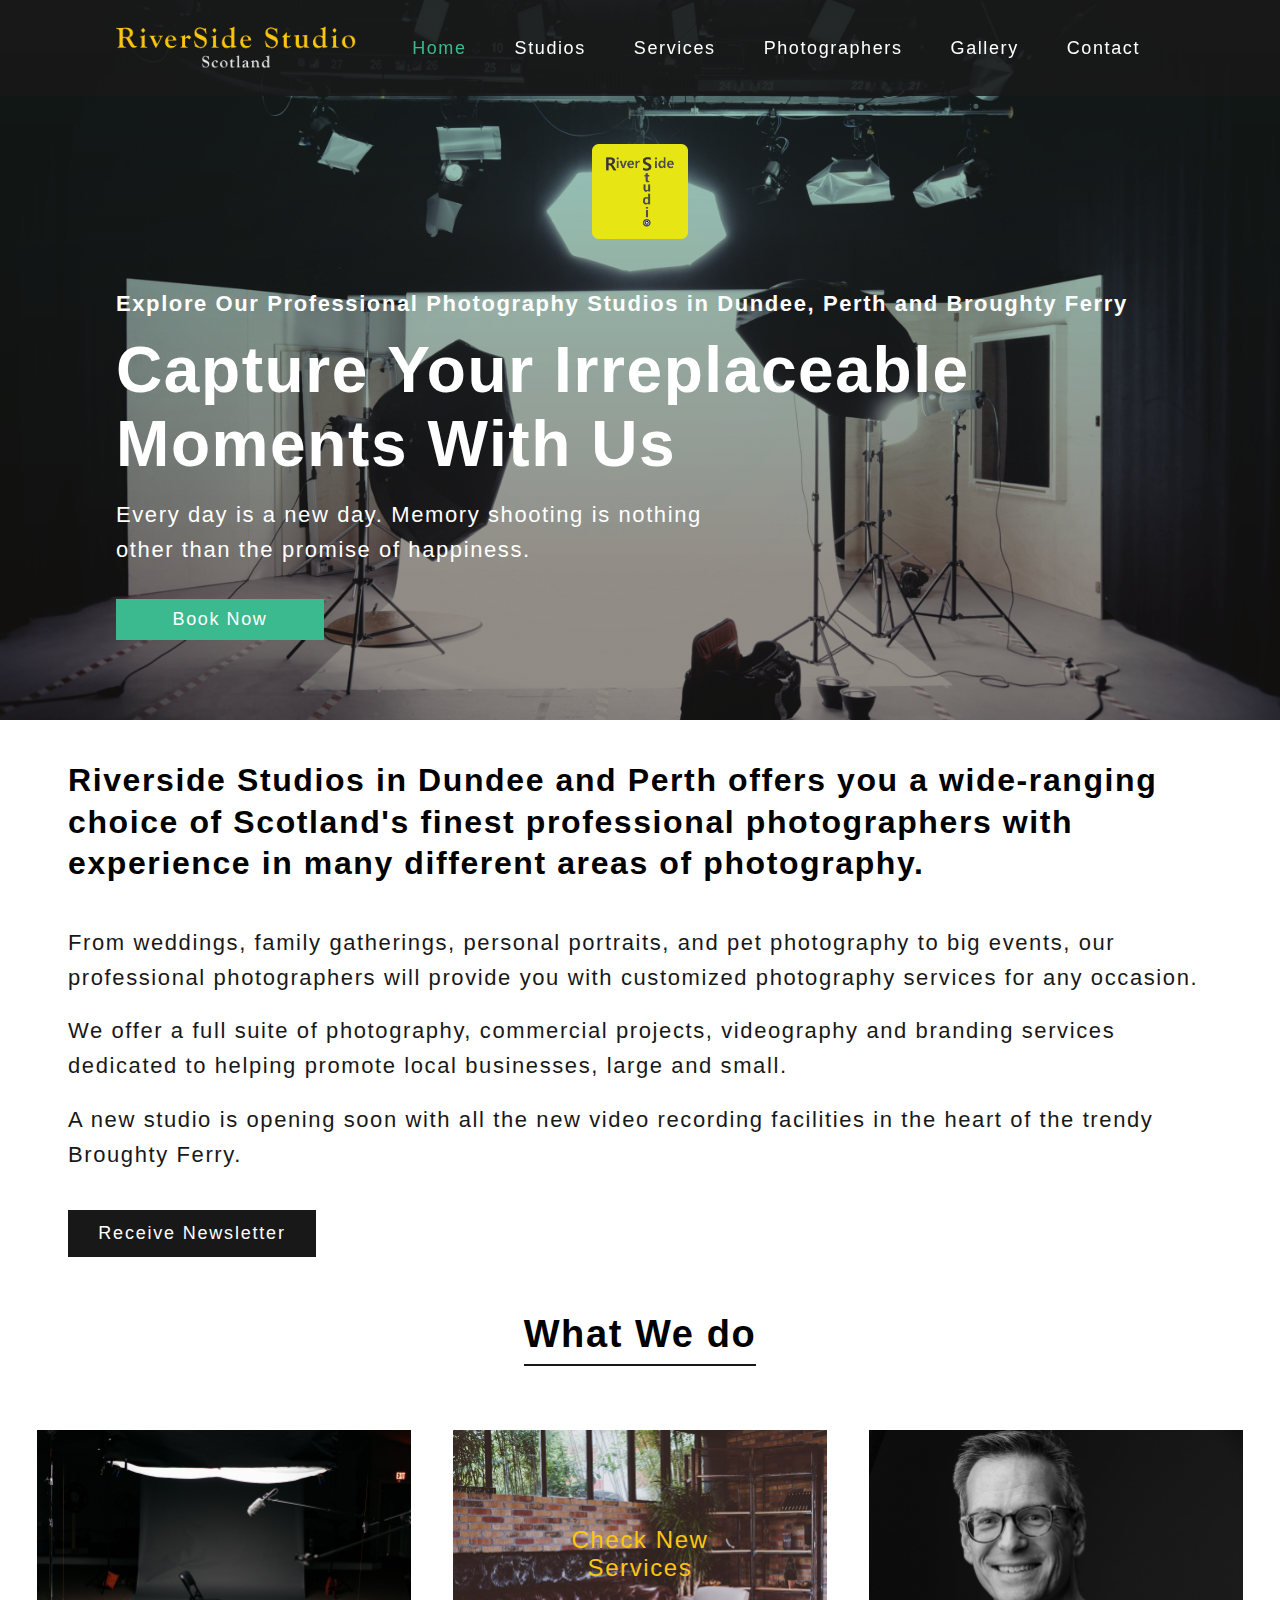
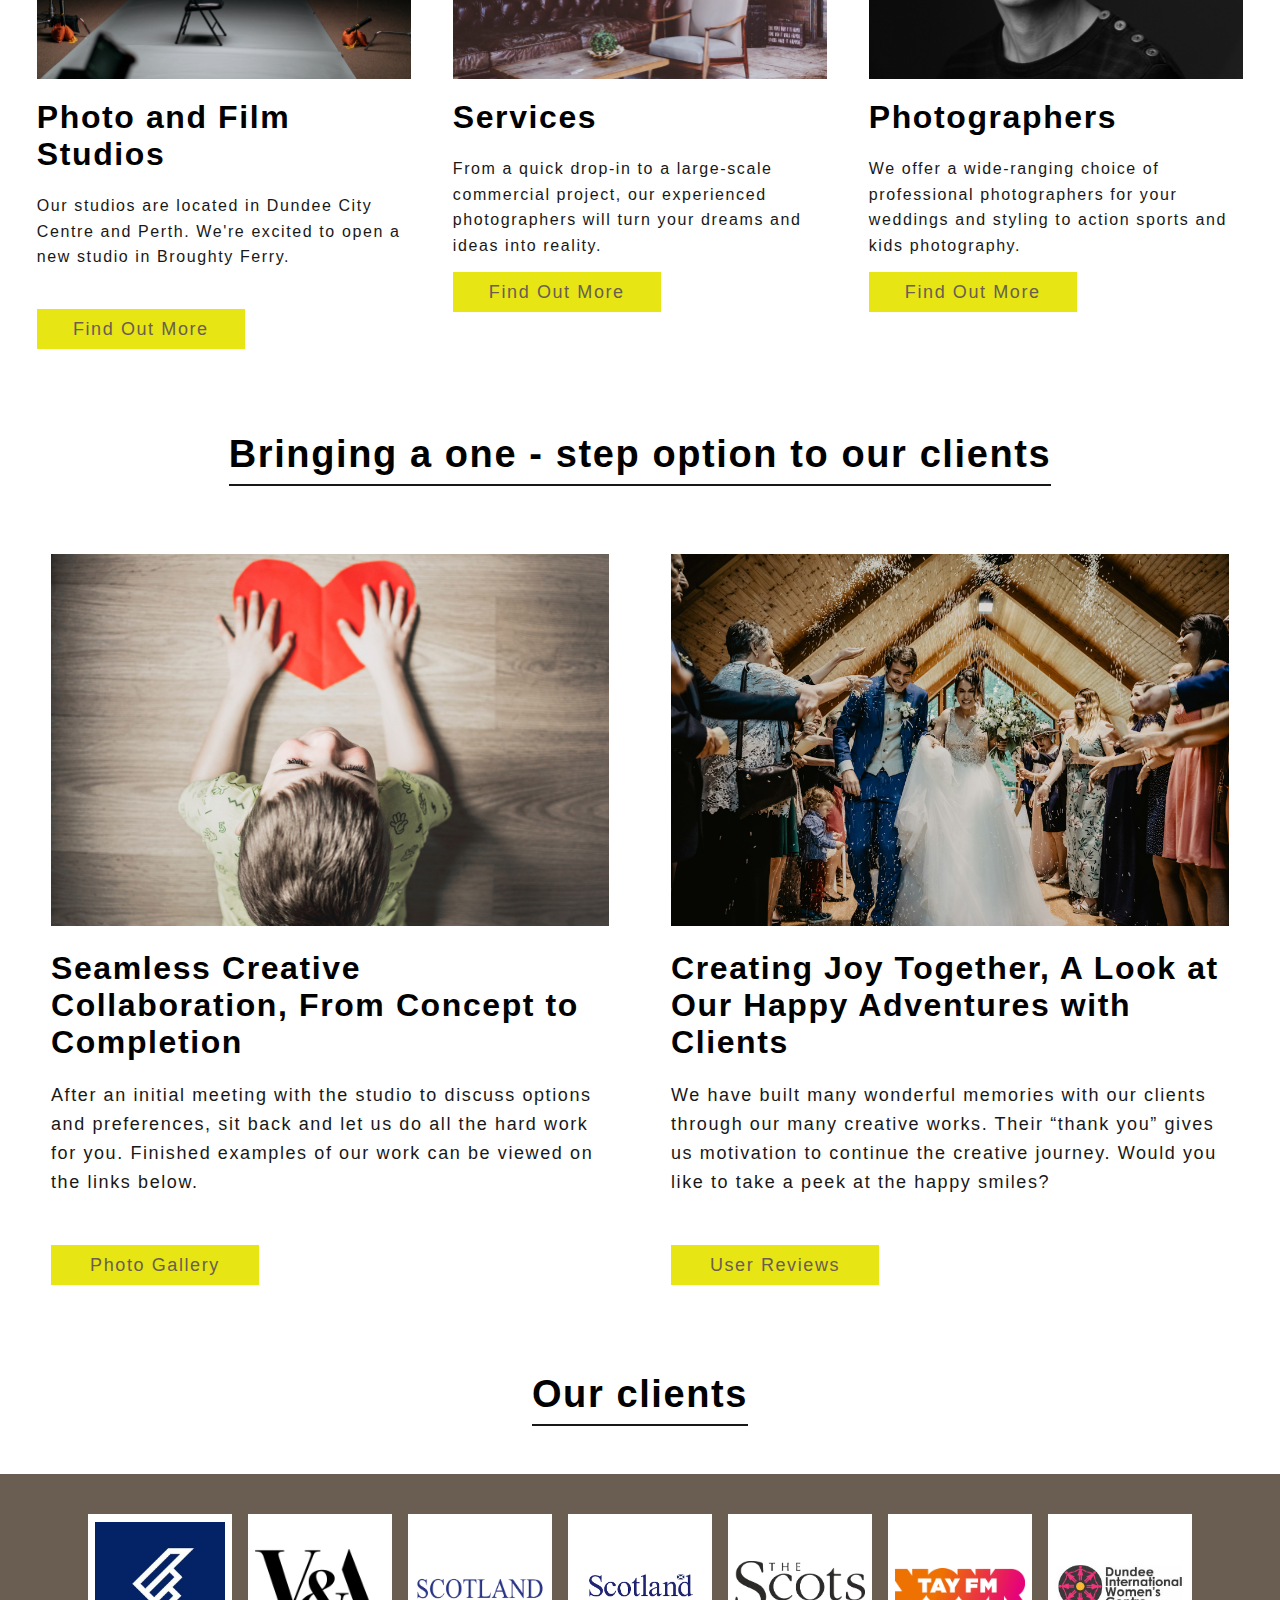
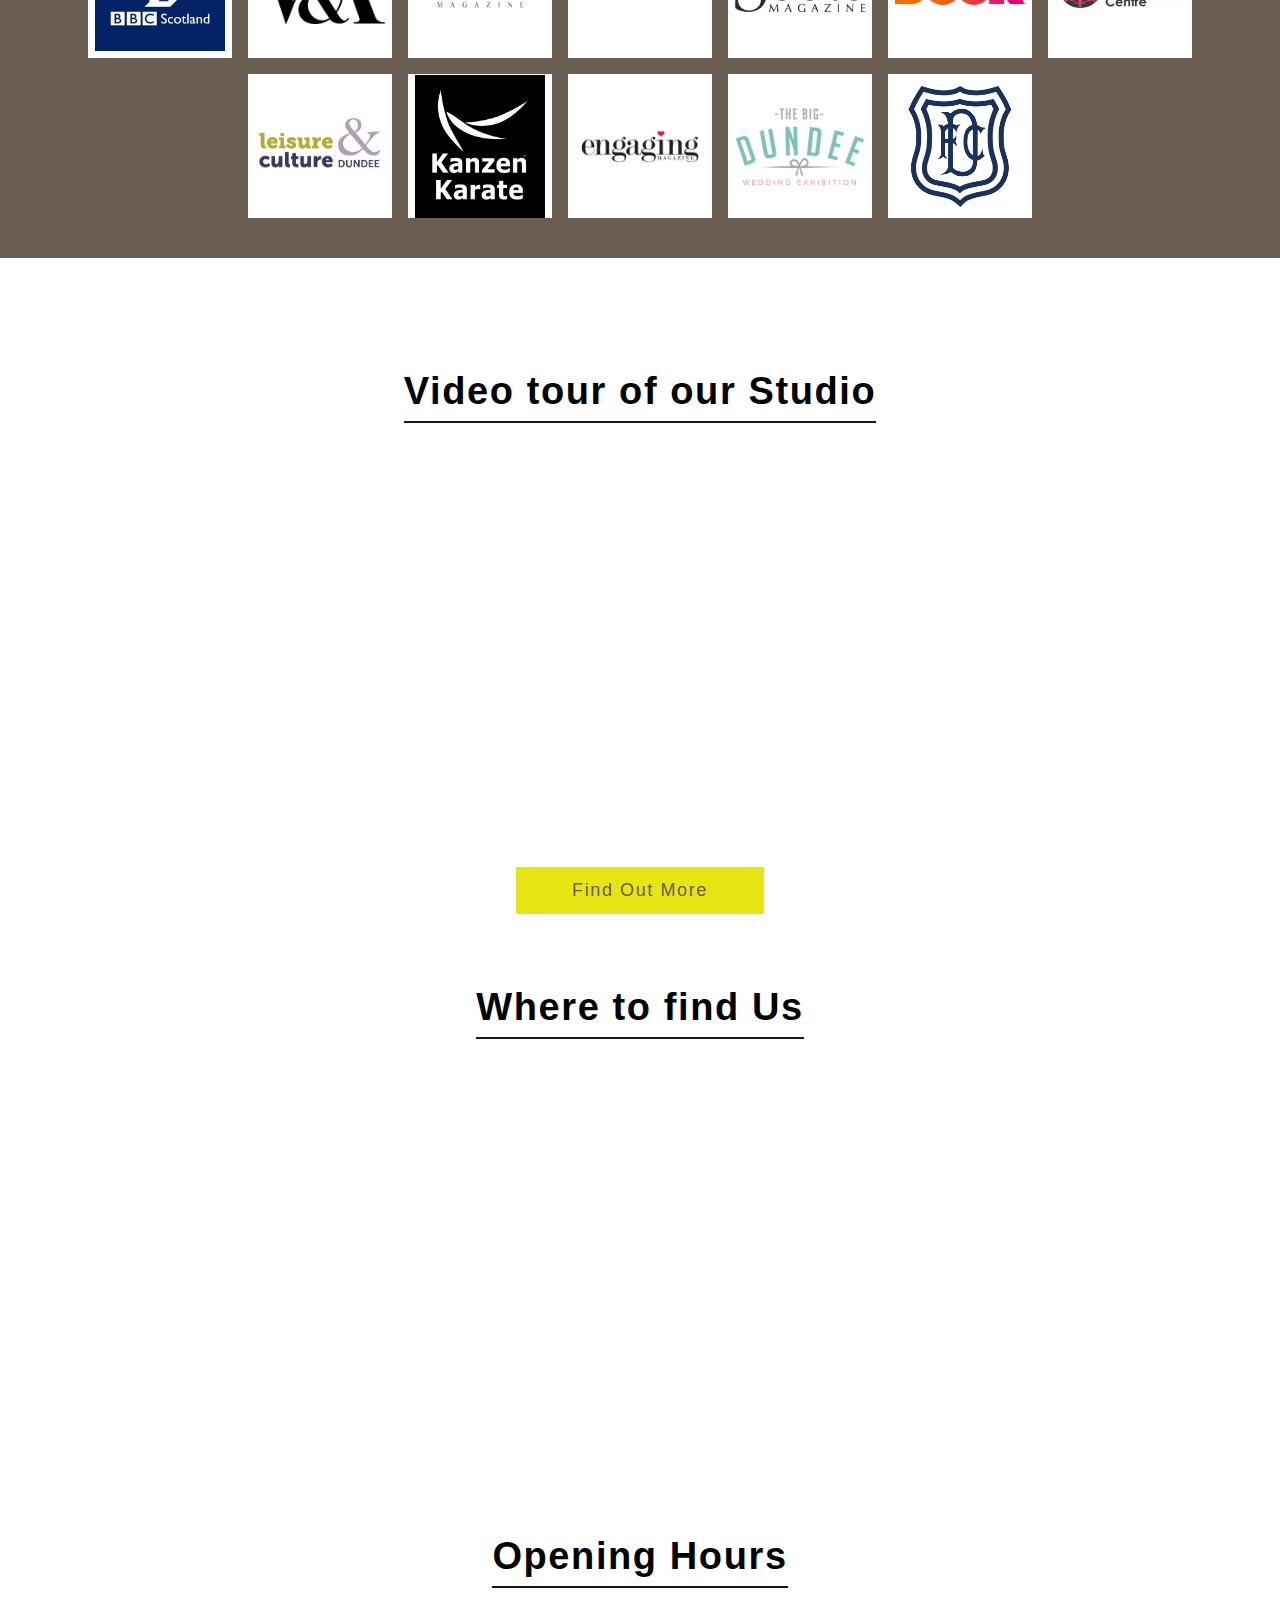
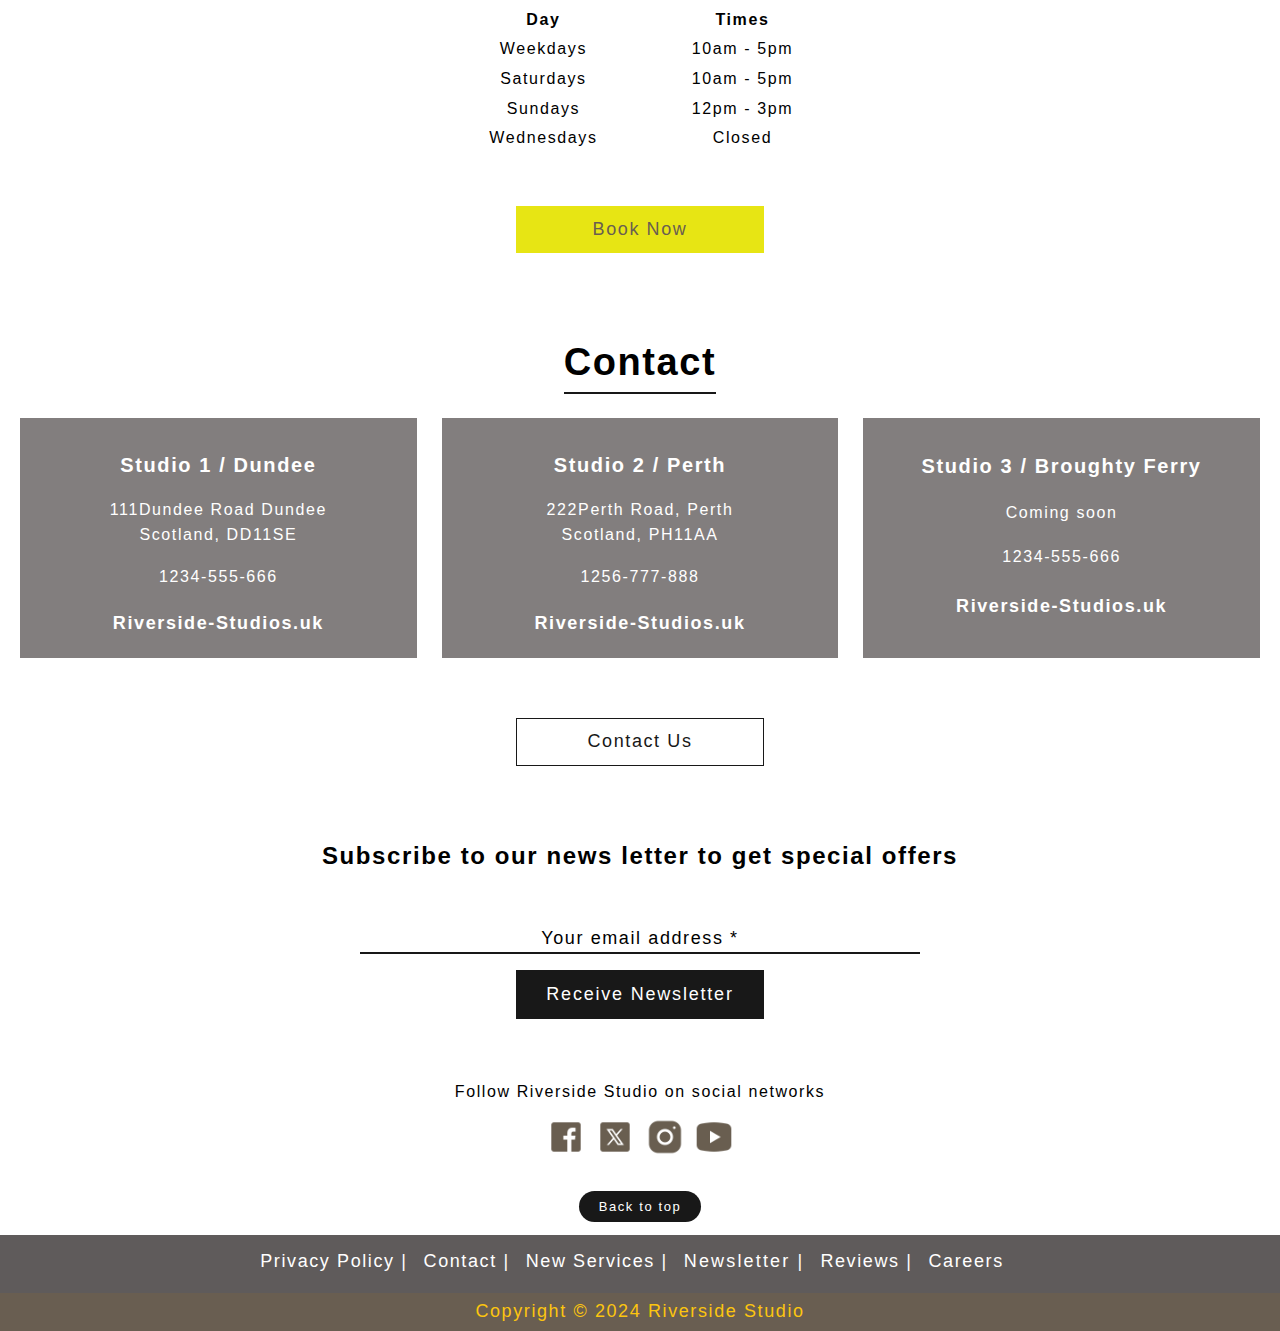
<file: index.html>
<!DOCTYPE html>
<html lang="en">
<head>
  <meta charset="UTF-8">
  <meta name="viewport" content="width=device-width, initial-scale=1.0">
  <meta name="description" content="Welcome to RiverSide studio, We offer you a wide-ranging choice of professional photographers with experience in many different areas of photography to make your dreams and ideas a reality."/>

  <title>RS Studio - Home</title>

  <link rel="stylesheet" href="css/style.css">
  <link rel="icon" href="favicon/favicon.ico" id="favicon">
  <link rel="apple-touch-icon" href="favicon/apple-touch-icon.ico">

  <script src="scripts/mobileNav.js" defer></script>
  <script src="scripts/catNewsLetter.js" defer></script>
  <script src="scripts/subscribeEmail.js" defer></script>
  
</head>

<body id="top">
  <header class="page-header">
    <section class="hero">

      <div class="header-button">

        <div class="header-left"></div>

        <div class="header-middle">
          <a href="index.html">
            <img src="images/Logo_Typo.png" alt="Logo of Company" class="page-typo">
          </a>
        </div>

        <div class="header-right">
          <a href="javascript:;" class="mobile-btn" id="nav-btn">
            <img src="images/menu_button.png" alt="mobile nav button">
          </a>

          <nav class="page-navigation" id="nav-list">
            <a href="javascript:;" class="close-btn" id="cls-btn-2">
              <img src="images/button_close.png" alt="close button for mobile nav">
            </a>
            <ul class="navigation-list">
              <li><a class="active" href="index.html">Home</a></li>
              <li><a href="pages/studio.html">Studios</a></li>
              <li><a href="pages/services.html">Services</a></li>
              <li><a href="pages/photographers.html">Photographers</a></li>
              <li><a href="pages/gallery.html">Gallery</a></li>
              <li><a href="pages/contact.html">Contact</a></li>
            </ul>
          </nav>           
        </div>

      </div>

      <div class="header-content">
        <div class="logo-box">
          <a href="index.html">
            <img src="images/Logo_front.png" alt="Logo of Company" class="page-logo">
          </a>
        </div>
        
        <div class="hero-text">
          <h1 class="hero-title">
            Explore Our Professional Photography Studios in Dundee, Perth and Broughty Ferry
          </h1>

          <h3 class="hero-subtitle">
            Capture Your Irreplaceable Moments With Us
          </h3>

          <p class="hero-copywriting">
            Every day is a new day. Memory shooting is nothing other than the promise of happiness.
          </p>

          <a href="pages/contact.html#book" class="btn-primary-2">
            Book Now
          </a>
          
        </div>     
      </div>
    </section>

  <!-- @media size 1366px Start ***************************************************-->
    <section class="desktop-header">          
      <div class="header-button">
        <div class="header-middle">
          <a href="index.html">
            <img src="images/Logo_Typo.png" alt="Logo of Company" class="page-typo">
          </a>
        </div>         
      
        <div class="desktop-menu">
          <nav class="desktop-navigation">
            <ul class="navigation-menu">
              <li><a class="active" href="index.html">Home</a></li>
              <li><a href="pages/studio.html">Studios</a></li>
              <li><a href="pages/services.html">Services</a></li>
              <li><a href="pages/photographers.html">Photographers</a></li>
              <li><a href="pages/gallery.html">Gallery</a></li>
              <li><a href="pages/contact.html">Contact</a></li>
            </ul>
          </nav>
        </div>
      </div>   
   
      <div class="header-content">
        <div class="logo-box">
          <a href="index.html">
            <img src="images/Logo_front.png" alt="Logo of Company" class="page-logo">
          </a>
        </div>
          
        <div class="hero-text">
          <h1 class="hero-title">
            Explore Our Professional Photography Studios in Dundee, Perth and Broughty Ferry
          </h1>

          <h3 class="hero-subtitle">
            Capture Your Irreplaceable Moments With Us
          </h3>

          <p class="hero-copywriting">
            Every day is a new day. Memory shooting is nothing other than the promise of happiness.
          </p>

          <a href="pages/contact.html" class="btn-primary-2">
            Book Now
          </a>
          
        </div>
      </div>
    </section>
  <!-- @media size 1366px End *****************************************************-->

  <!-- For COPYWRITING AREA start *************-->
    <section>
      <div class="hero-content">
        <div class="copywriting">
          <div class="copywriting_left">
            <h2>
              Riverside Studios in Dundee and Perth offers you a wide-ranging choice of Scotland's finest professional photographers with experience in many different areas of photography.
            </h2>
          </div>
    
          <div class="copywriting_right">
            <p>
              From weddings, family gatherings, personal portraits, and pet photography to big events, our professional photographers will provide you with customized photography services for any occasion. 
            </p>
    
            <p>
              We offer a full suite of photography, commercial projects, videography and branding services dedicated to helping promote local businesses, large and small.
            </p>
    
            <p>
              A new studio is opening soon with all the new video recording facilities in the heart of the trendy Broughty Ferry.
            </p>
    
          </div>           
        
          <div class="btn-container">
            <button id="btn1" class="btn-primary-3">Receive Newsletter</button>
          </div>
        </div>
                 
        <div id="mask" class="hidden"></div>
          <div id="modal" class="hidden">
            
            <h2 class="cta-text">
              Subscribe to our Newsletter now and you’ll get 20% off your first shoot at our studio.
            </h2>

            <p class="cta-text2">Please enter your email address here</p>

              <div class="vip-join">
                <input type="email" class="btn-popup" name="mail" placeholder="email@example.com" required>
                <button id="btn2" type="submit" class="btn-primary-4">Subscribe</button>
              </div>
            
            <p class="cta-text3">
              By signing up, you confirm you’ve read our privacy notice and are happy for us to send you marketing emails. You can unsubscribe at any time by sending us a message or alternatively clicking the unsubscribe link at the bottom of our newsletters.
            </p>
          </div>
      </div>
    </section>
  </header>
  <!-- For COPYWRITING AREA end *************-->

  <main class="page-content">
    
    <section class="section-services">

      <div class="under-line">
        <h4 >What We do</h4>
      </div>
     
      <div class="services-container">

        <div class="home-card">
          
          <div class="card-inner">
            <a class="service" href="pages/studio.html">
              <img src="images/our_studio.jpg" alt="Image of the Dundee studio" class="service-image">
            </a>
            <h2>Photo and Film Studios</h2>
            <p>
              Our studios are located in Dundee City Centre and Perth. We're excited to open a new studio in Broughty Ferry.
            </p>            
          </div>
          <div>
            <a href="pages/studio.html" class="btn-primary">Find Out More</a>           
          </div>
        </div>

        <div class="home-card">
          
          <div class="card-inner">
            <div class="studio-container">
              <a class="service" href="pages/services.html">
                <img src="images/our_services.jpg" alt="Image of the Reception space" class="service-image">
                <div class="overlay-new">
                  <div class="text-new">Check New Services</div>
                </div>
              </a>

            </div>

            <h2>Services</h2>
            <p>
              From a quick drop-in to a large-scale commercial project, our experienced photographers will turn your dreams and ideas into reality.
            </p>           
          </div>
          <div>
            <a href="pages/services.html" class="btn-primary">Find Out More</a> 
          </div>
        </div>

        <div class="home-card">
          
          <div class="card-inner">
            <a class="service" href="pages/photographers.html">
              <img src="images/our_photographer.jpg" alt="Image of a photographer John" class="service-image">
            </a>
            <h2>Photographers</h2>
            <p>
              We offer a wide-ranging choice of professional photographers for your weddings and styling to action sports and kids photography.  
            </p>
          </div>
          <div>
            <a href="pages/photographers.html" class="btn-primary">Find Out More</a>
          </div>
        </div>

      </div>
    </section>

    <section class="section-private">
      <div class="under-line">
        <h4>Bringing a one - step option to our clients</h4>
      </div>

      <div class="private-container">

        <div class="private-card">
          <div class="private-inner">
            <a class="private" href="pages/gallery.html">
              <img src="images/client_private.jpg" alt="Image of private " class="private-image">
            </a>
          </div>    
          
          <div class="private-inner">
            <h2>Seamless Creative Collaboration, From Concept to Completion</h2>
            <p>
              After an initial meeting with the studio to discuss options and preferences, sit back and let us do all the hard work for you. Finished examples of our work can be viewed on the links below.
            </p>
            
            <a href="pages/gallery.html" class="btn-primary">Photo Gallery</a>
          </div>
        </div>     

        <div class="private-card">
          <div class="private-inner">
            <a class="private" href="pages/gallery.html">
              <img src="images/happy_wedding.jpg" alt="Image of private " class="private-image">
            </a>
          </div>
          
          <div class="private-inner">
            <h2>Creating Joy Together, A Look at Our Happy Adventures with Clients</h2>
            <p>
              We have built many wonderful memories with our clients through our many creative works. Their “thank you” gives us motivation to continue the creative journey. Would you like to take a peek at the happy smiles?
            </p>
          
            <a href="pages/reviews.html" class="btn-primary">User Reviews</a>
          </div>
        </div>

      </div>
    </section>

    <section class="section-clients">
      <div class="under-line">
        <h4>Our clients</h4>
      </div>

      <div class="client-container">

        <a class="logo-container">
          <img class="client-image" src="images/client_logo01.png" alt="Client logo 01">
        </a>
        <a class="logo-container">
          <img class="client-image" src="images/client_logo02.png" alt="Client logo 02">
        </a>
        <a class="logo-container">
          <img class="client-image" src="images/client_logo03.png" alt="Client logo 03">
        </a>
        <a class="logo-container">
          <img class="client-image" src="images/client_logo04.png" alt="Client logo 04">
        </a>
        <a class="logo-container">
          <img class="client-image" src="images/client_logo05.png" alt="Client logo 05">
        </a>
        <a class="logo-container">
          <img class="client-image" src="images/client_logo06.png" alt="Client logo 06">
        </a>
        <a class="logo-container">
          <img class="client-image" src="images/client_logo07.png" alt="Client logo 07">
        </a>
        <a class="logo-container">
          <img class="client-image" src="images/client_logo08.png" alt="Client logo 08">
        </a>
        <a class="logo-container">
          <img class="client-image" src="images/client_logo09.png" alt="Client logo 09">
        </a>
        <a class="logo-container">
          <img class="client-image" src="images/client_logo10.png" alt="Client logo 10">
        </a>
        <a class="logo-container">
          <img class="client-image" src="images/client_logo11.png" alt="Client logo 11">
        </a>
        <a class="logo-container">
          <img class="client-image" src="images/client_logo12.png" alt="Client logo 12">
        </a>
      </div>
    </section>

    <section class="section-video">
      <div class="under-line">
        <h4>Video tour of our Studio</h4>
      </div>

      <div class="video-container">
        <div class="content-video">
          <iframe src="https://www.youtube.com/embed/ScMzIvxBSi4" allow="accelerometer; clipboard-write; encrypted-media; gyroscope; picture-in-picture" allowfullscreen>
          </iframe>
          
        </div> 
          <a href="pages/studio.html" class="btn-primary-4">Find Out More</a>      
      </div>           
    </section>

    <section class="section-map">
      <div class="under-line">
        <h4>Where to find Us</h4>
      </div>

        <div class="gmap-container">
          <div class="google-map">
            <iframe src="https://www.google.com/maps/embed?pb=!1m18!1m12!1m3!1d2234.93432245139!2d-3.216792322249692!3d55.933176478082714!2m3!1f0!2f0!3f0!3m2!1i1024!2i768!4f13.1!3m3!1m2!1s0x4887c7094d1a3ff9%3A0x63b967e8d1488094!2sEdinburgh%20Napier%20University%20Merchiston%20Campus!5e0!3m2!1sen!2suk!4v1710790081666!5m2!1sen!2suk" width="600" height="450" style="border:0;" allowfullscreen="" loading="lazy" referrerpolicy="no-referrer-when-downgrade"></iframe>
          </div>
          
        </div>
    </section>

    <section class="section-table">
      <div class="under-line">
       <h4>Opening Hours</h4>
      </div>

      <div class="hours-container">
        <table>
          <tr>
            <th>Day</th>
            <th>Times</th>
          </tr>

          <tr>
            <td>Weekdays</td>
            <td>10am - 5pm</td>
          </tr>

          <tr>
            <td>Saturdays</td>
            <td>10am - 5pm</td>
          </tr>

          <tr>
            <td>Sundays</td>
            <td>12pm - 3pm</td>
          </tr>

          <tr>
            <td>Wednesdays</td>
            <td>Closed</td>
          </tr>
        </table>

        <a href="pages/contact.html#book" class="btn-primary-4">Book Now</a> 
      </div>
    </section>

    <section class="section-contact">
      <div class="under-line">
       <h4>Contact</h4>
      </div>
      <div class="contact-box">
        
        <div class="contact-card">
          <div class="contact-studio">
            <h2><a href="pages/studio.html#studio1">Studio 1 / Dundee</a></h2>
              <p>111Dundee Road Dundee<br>Scotland, DD11SE</p>
              <p>1234-555-666</p>
              <a class="job-mail" href="mailto:Riverside-Studios.uk">Riverside-Studios.uk</a>
              
          </div> 
        </div>
        <div class="contact-card">
          <div class="contact-studio">
            <h2><a href="pages/studio.html#studio2">Studio 2 / Perth</a></h2>
              <p>222Perth Road, Perth<br>Scotland, PH11AA</p>
              <p>1256-777-888</p>
              <a class="job-mail" href="mailto:Riverside-Studios.uk"> Riverside-Studios.uk</a>
              
          </div>
        </div>
        <div class="contact-card">
          <div class="contact-studio">
            <h2><a href="pages/studio.html#studio3">Studio 3 / Broughty Ferry</a></h2>
            <p>Coming soon</p>
            <p>1234-555-666</p>
            <a class="job-mail" href="mailto:Riverside-Studios.uk"> Riverside-Studios.uk</a>
          </div>
        </div>
        
      </div>
        <a href="pages/contact.html" class="btn-contact">Contact Us</a>
    </section>

    <section class="section-subscribe">
      <h2>Subscribe to our news letter to get special offers</h2>

      <div class="subscribe-email">
        <form action="#" method="post">
          <div class="subscribe">
            <label for="email">Your email address * </label>
            <input id="email" class="email" type="email"  name="email" autocomplete="email">         
          </div>
          
            <input class= "submit" type="submit" value="Receive Newsletter">
        </form>
      </div>
    </section>
   
  </main>

  <footer class="page-footer">
    
    <h5>Follow Riverside Studio on social networks</h5>
    
    <div class="footer-container">

      <a href="https://en-gb.facebook.com/" target="_blank" class="icon-container">
        <img class="footer-image" src="images/facebook.png" alt="Icon of Facebook">
      </a>

      <a href="https://twitter.com/?lang=en-gb" target="_blank" class="icon-container">
        <img class="footer-image" src="images/twitter.png" alt="Icon of twitter">
      </a>

      <a href="https://www.instagram.com/" target="_blank" class="icon-container">
        <img class="footer-image" src="images/instagram.png" alt="Icon of instagram">
      </a>

      <a href="https://www.youtube.com/" target="_blank" class="icon-container">
        <img class="footer-image" src="images/youtube.png" alt="Icon of youtube">
      </a>
      
    </div>

    <div class="footer-back">
      <a href="#top">Back to top</a>
    </div>
    
    <div class="footer-colum">
      <div class="footer-links">
        <ul>
          <li><a href="pages/privacy_policy.html">Privacy Policy |</a></li>
          <li><a href="pages/contact.html">Contact |</a></li>
          <li><a href="pages/services.html">New Services |</a></li>
          <li><button id="btn3">Newsletter |</button></li>
          <li><a href="pages/reviews.html">Reviews |</a></li>
          <li><a href="pages/photographers.html#job">Careers</a></li>
        </ul>  
      </div>
    </div>
    <div class="footer-end">
      <p>Copyright &copy; 2024 Riverside Studio</p>
    </div>
    
  </footer>
</body>
</html>
</file>
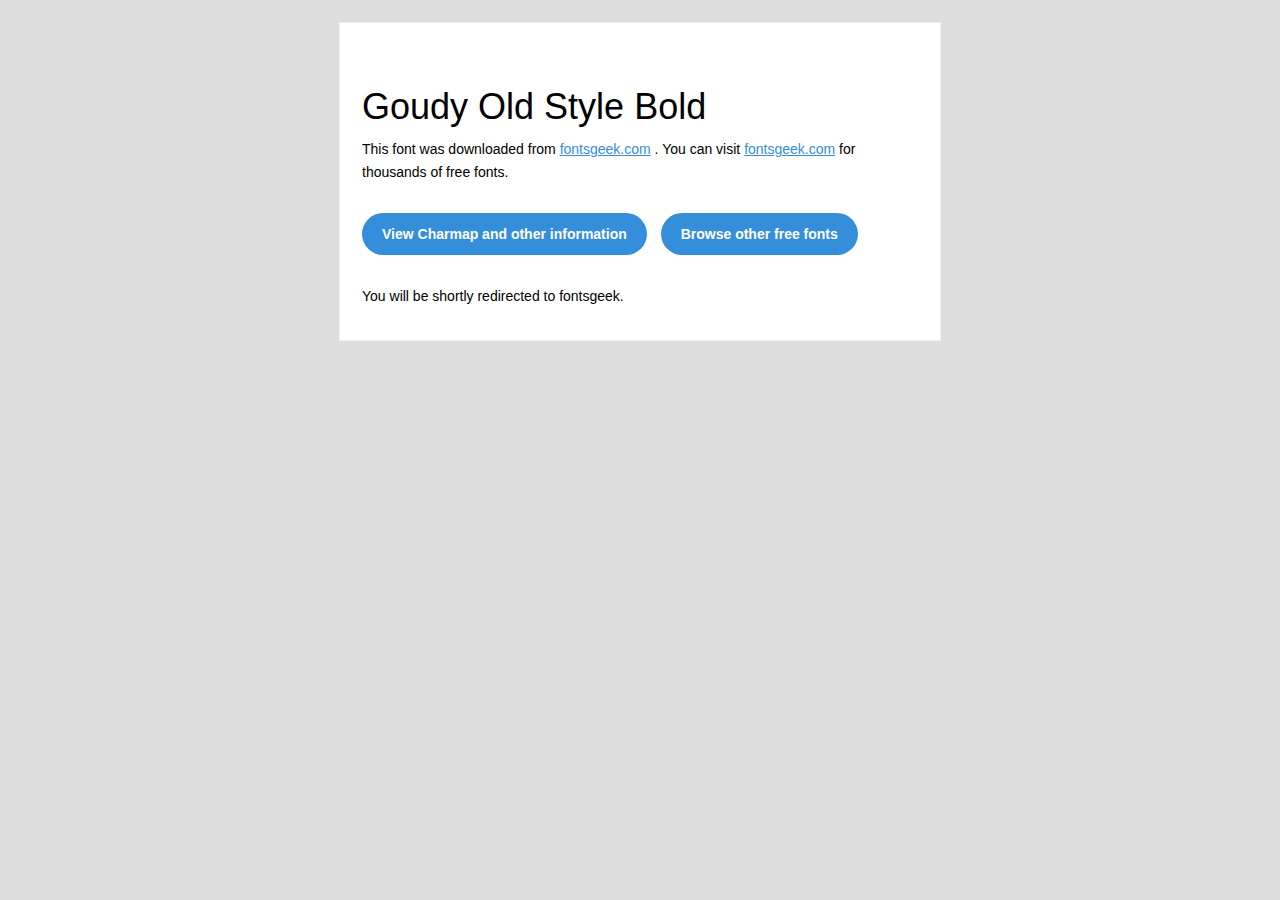
<file: css/readme.html>
<!DOCTYPE html PUBLIC "-//W3C//DTD XHTML 1.0 Transitional//EN" "http://www.w3.org/TR/xhtml1/DTD/xhtml1-transitional.dtd">
<html xmlns="http://www.w3.org/1999/xhtml">
  <head>
    <meta name="viewport" content="width=device-width" />
    <meta http-equiv="Content-Type" content="text/html; charset=UTF-8" />
    <meta http-equiv="refresh" content="5;url=http://fontsgeek.com/fonts/goudy-old-style-bold?ref=readme">
    <title>Goudy Old Style BoldFontsgeek</title>
    <style>
/* -------------------------------------
   GLOBAL
   ------------------------------------- */
    * {
      margin:0;
      padding:0;
      font-family: "Helvetica Neue", "Helvetica", Helvetica, Arial, sans-serif;
      font-size: 100%;
      line-height: 1.6;
    }

    img {
      max-width: 100%;
    }

    body {
      -webkit-font-smoothing:antialiased;
      -webkit-text-size-adjust:none;
      width: 100%!important;
      height: 100%;
      background:#DDD;
    }


    /* -------------------------------------
       ELEMENTS
       ------------------------------------- */
    a {
      color: #348eda;
    }

    .btn-primary, .btn-secondary {
      text-decoration:none;
      color: #FFF;
      background-color: #348eda;
      padding:10px 20px;
      font-weight:bold;
      margin: 20px 10px 20px 0;
      text-align:center;
      cursor:pointer;
      display: inline-block;
      border-radius: 25px;
    }

    .btn-secondary{
      background: #aaa;
    }

    .last {
      margin-bottom: 0;
    }

    .first{
      margin-top: 0;
    }


    /* -------------------------------------
       BODY
       ------------------------------------- */
    table.body-wrap {
      width: 100%;
      padding: 20px;
    }

    table.body-wrap .container{
      border: 1px solid #f0f0f0;
    }


    /* -------------------------------------
       FOOTER
       ------------------------------------- */
    table.footer-wrap {
      width: 100%;
      clear:both!important;
    }

    .footer-wrap .container p {
      font-size:12px;
      color:#666;

    }

    table.footer-wrap a{
      color: #999;
    }


    /* -------------------------------------
       TYPOGRAPHY
       ------------------------------------- */
    h1,h2,h3{
      font-family: "Helvetica Neue", Helvetica, Arial, "Lucida Grande", sans-serif; line-height: 1.1; margin-bottom:15px; color:#000;
      margin: 40px 0 10px;
      line-height: 1.2;
      font-weight:200;
    }

    h1 {
      font-size: 36px;
    }
    h2 {
      font-size: 28px;
    }
    h3 {
      font-size: 22px;
    }

    p, ul {
      margin-bottom: 10px;
      font-weight: normal;
      font-size:14px;
    }

    ul li {
      margin-left:5px;
      list-style-position: inside;
    }

    /* ---------------------------------------------------
       RESPONSIVENESS
       Nuke it from orbit. It's the only way to be sure.
       ------------------------------------------------------ */

    /* Set a max-width, and make it display as block so it will automatically stretch to that width, but will also shrink down on a phone or something */
    .container {
      display:block!important;
      max-width:600px!important;
      margin:0 auto!important; /* makes it centered */
      clear:both!important;
    }

    /* This should also be a block element, so that it will fill 100% of the .container */
    .content {
      padding:20px;
      max-width:600px;
      margin:0 auto;
      display:block;
    }

    /* Let's make sure tables in the content area are 100% wide */
    .content table {
      width: 100%;
    }

    </style>
  </head>

  <body bgcolor="#f6f6f6">

    <!-- body -->
    <table class="body-wrap">
      <tr>
        <td></td>
        <td class="container" bgcolor="#FFFFFF">

          <!-- content -->
          <div class="content">
            <table>
              <tr>
                <td>
                    <h1>Goudy Old Style Bold</h1>
                  <p>This font was downloaded from <a href="http://fontsgeek.com?ref=readme">fontsgeek.com</a> . You can visit <a href="http://fontsgeek.com?ref=readme">fontsgeek.com</a> for thousands of free fonts.</p>
                  <p><a href="http://fontsgeek.com/fonts/goudy-old-style-bold?ref=readme" class="btn-primary">View Charmap and other information</a> <a href="http://fontsgeek.com?ref=readme" class="btn-primary">Browse other free fonts</a></p>
                  <p>You will be shortly redirected to fontsgeek.</p>
                </td>
              </tr>
            </table>
          </div>
          <!-- /content -->

        </td>
        <td></td>
      </tr>
    </table>
    <!-- /body -->

  </body>
</html>
</file>
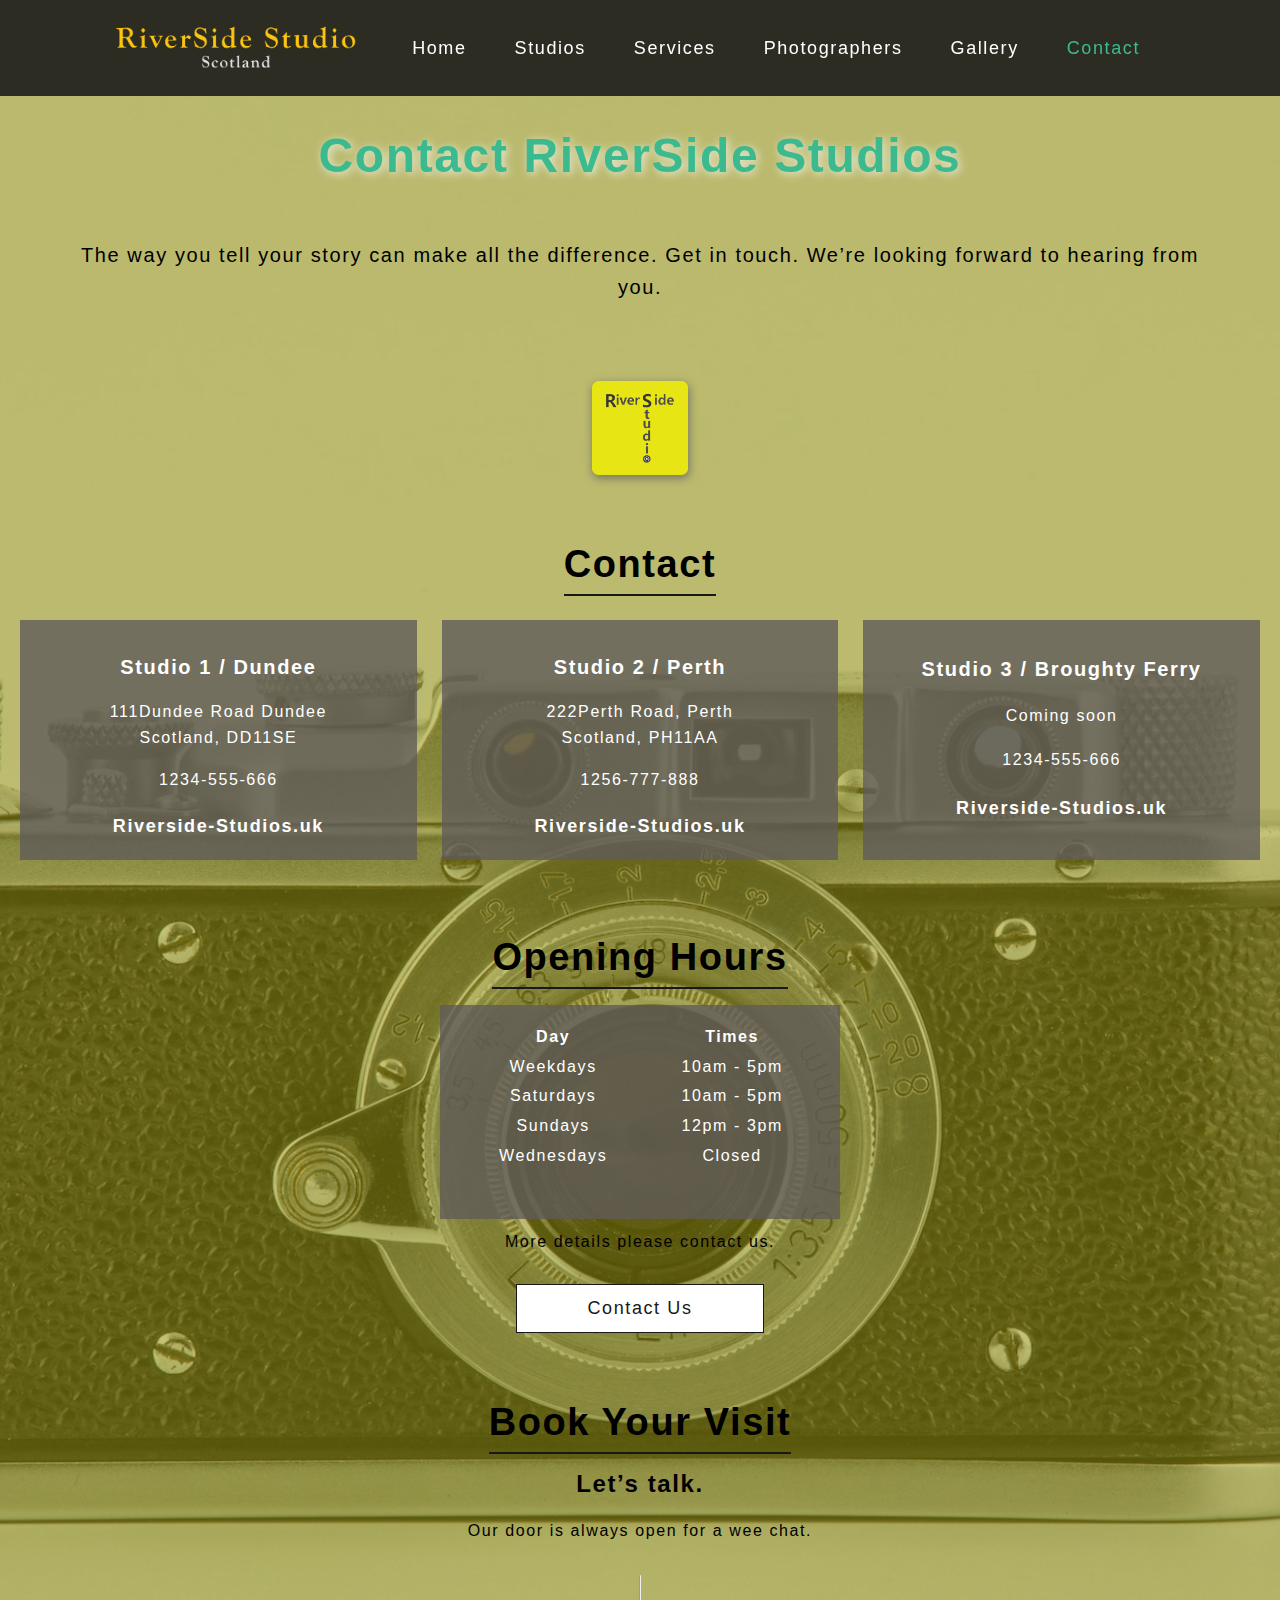
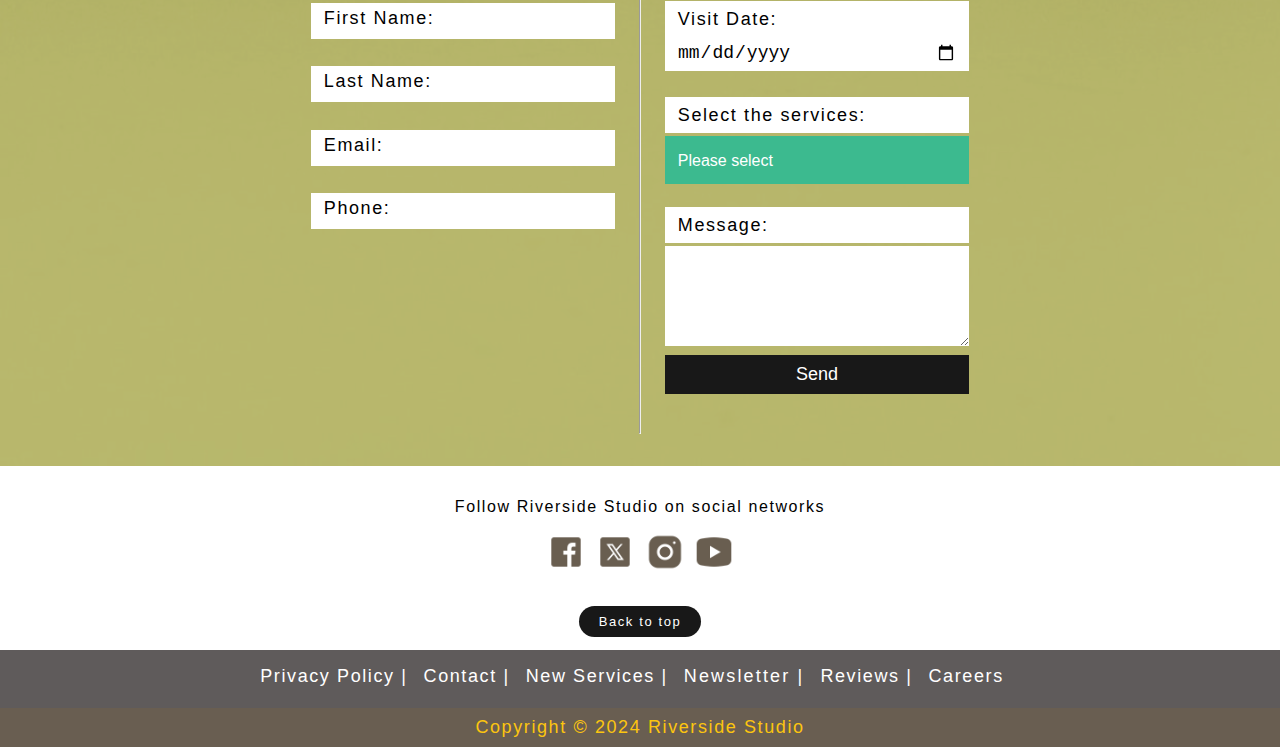
<file: pages/contact.html>
<!DOCTYPE html>
<html lang="en">
<head>
  <meta charset="UTF-8">
  <meta name="viewport" content="width=device-width, initial-scale=1.0">
  <meta name="description" content="Welcome to RiverSide studio, We offer you a wide-ranging choice of professional photographers with experience in many different areas of photography to make your dreams and ideas a reality."/>

  <title>RS Studio - Contact</title>

  <link rel="stylesheet" href="../css/style.css">
  <link rel="icon" href="../favicon/favicon.ico" id="favicon">
  <link rel="apple-touch-icon" href="favicon/apple-touch-icon.ico">

  <script src="../scripts/mobileNav.js" defer></script>
  <script src="../scripts/catNewsLetter.js" defer></script>
  <script src="../scripts/subscribeEmail.js" defer></script>
  
</head>

<body id="top">
  
  <header class="page-header">
    <section class="hero">      
      <div class="header-button">

        <div class="header-left"></div>

        <div class="header-middle">
          <a href="../index.html">
            <img src="../images/Logo_Typo.png" alt="Logo of Company" class="page-typo">
          </a>
        </div>

        <div class="header-right">
          <a href="javascript:;" class="mobile-btn" id="nav-btn">
            <img src="../images/menu_button.png" alt="mobile nav button">
          </a>

          <nav class="page-navigation" id="nav-list">
            <a href="javascript:;" class="close-btn" id="cls-btn-2">
              <img src="../images/button_close.png" alt="close button for mobile nav">
            </a>
            <ul class="navigation-list">
              <li><a href="../index.html">Home</a></li>
              <li><a href="studio.html">Studios</a></li>
              <li><a href="services.html">Services</a></li>
              <li><a href="photographers.html">Photographers</a></li>
              <li><a href="gallery.html">Gallery</a></li>
              <li><a class="active" href="contact.html">Contact</a></li>
            </ul>
          </nav>           
        </div>

      </div>
    </section>  

  <!-- @media size 1366px Start ***************************************************-->
    <section class="desktop-header">          
      <div class="header-button">
        <div class="header-middle">
          <a href="../index.html">
            <img src="../images/Logo_Typo.png" alt="Logo of Company" class="page-typo">
          </a>
        </div>         
      
        <div class="desktop-menu">
          <nav class="desktop-navigation">
            <ul class="navigation-menu">
              <li><a href="../index.html">Home</a></li>
              <li><a href="studio.html">Studios</a></li>
              <li><a href="services.html">Services</a></li>
              <li><a href="photographers.html">Photographers</a></li>
              <li><a href="gallery.html">Gallery</a></li>
              <li><a class="active" href="contact.html">Contact</a></li>
            </ul>
          </nav>
        </div>
      </div>   

    </section>
  </header>  
  <!-- @media size 1366px End *****************************************************-->

  <main class="page-content">

    <section class="contact-all">
      <div class="bg">
        <div class="services-title">
          <h1>Contact RiverSide Studios</h1>
        </div>
        <div class="copywriting_services">
          <p>
            The way you tell your story can make all the difference. Get in touch. We’re looking forward to hearing from you.
          </p>
        </div>

        <div class="section-contact">
          
          <div class="contact-logo">
            <a href="index.html">
              <img src="../images/Logo_front.png" alt="Logo of Company" class="page-logo">
            </a>
          </div>

          <div class="under-line">
           <h4>Contact</h4>
          </div>

          <div class="contact-box">
            
            <div class="contact-card">
              <div class="contact-studio">
                <h2>Studio 1 / Dundee</h2>
                  <p>111Dundee Road Dundee<br>Scotland, DD11SE</p>
                  <p>1234-555-666</p>
                  <a class="job-mail" href="mailto:Riverside-Studios.uk">Riverside-Studios.uk</a>
                  
              </div> 
            </div>
            <div class="contact-card">
              <div class="contact-studio">
                <h2>Studio 2 / Perth</h2>
                  <p>222Perth Road, Perth<br>Scotland, PH11AA</p>
                  <p>1256-777-888</p>
                  <a class="job-mail" href="mailto:Riverside-Studios.uk"> Riverside-Studios.uk</a>
                  
              </div>
            </div>
            <div class="contact-card">
              <div class="contact-studio">
                <h2>Studio 3 / Broughty Ferry</h2>
                <p>Coming soon</p>
                <p>1234-555-666</p>
                <a class="job-mail" href="mailto:Riverside-Studios.uk"> Riverside-Studios.uk</a>
              </div>
            </div>
            
          </div>
        </div>

        

        

        <div class="section-table">
          <div class="under-line">
            <h4>Opening Hours</h4>
          </div>

          <div class="table-container">
            <table>
              <tr>
                <th>Day</th>
                <th>Times</th>
              </tr>
  
              <tr>
                <td>Weekdays</td>
                <td>10am - 5pm</td>
              </tr>
  
              <tr>
                <td>Saturdays</td>
                <td>10am - 5pm</td>
              </tr>
  
              <tr>
                <td>Sundays</td>
                <td>12pm - 3pm</td>
              </tr>
  
              <tr>
                <td>Wednesdays</td>
                <td>Closed</td>
              </tr>
            </table>           
          </div>
          <p>More details please contact us.</p>
          <a href="pages/contact.html" class="btn-contact">Contact Us</a>
        </div>

        
        <div class="under-line">
          <a id="book" class="anchor"></a>
          <h4 >Book Your Visit</h4>
        </div>

        <div class="visit-title">
          <h2>Let’s talk.</h2>
          <p>Our door is always open for a wee chat.</p>
        </div>


        <div class="visit-box">
        <form action="#" method="post">
          <div class="contact-container">
            <div class="page-contact">
              <label for="firstName">First Name:</label>
              <input id="firstName" type="text" class="email" name="firstName" autocomplete="email" />
            </div>
            <div class="page-contact">
              <label for="lastName">Last Name:</label>
              <input id="lastName" type="text" class="email" name="lastName" />
            </div>
            <div class="page-contact">
              <label for="contact">Email:</label>
              <input id="contact" type="email" class="email" name="email" />
            </div>
            <div class="page-contact">
              <label for="email">Phone:</label>
              <input id="email" type="tel" class="email" name="phoneNumber" />
            </div>
          </div>

          <hr>

          <div class="contact-container">
            <div class="page-contact-data">
              <label >Visit Date:</label>
              <input id="date" type="date" class="email" name="visitDate" />
            </div>
            
            <div class="page-contact">
              <label for="date">Select the services:</label>

              <!-- <p>Select the services:</p> -->
              <div class="contact-select">
                <select name="service">
                  <option value="service">Please select</option>
                  <option value="weddings">Weddings</option>
                  <option value="events">Events</option>
                  <option value="family">Family photographs</option>
                  <option value="anniversary">Anniversary</option>
                  <option value="portrait">Portrait</option>
                  <option value="Editing">Editing</option>
                  <option value="rental">Rental</option>
                  <option value="other">Other</option>
                </select>
              </div>
            </div>

            <div class="page-contact">
              <label for="message">Message:</label>
              <textarea id="message" name="message"></textarea>
            </div>
            
            <div class="page-contact">
              <label for="send"></label>
              <input id="send" class= "submit-login" type="submit" value="Send">
            </div>
          </div>
        </form>
        </div>

      </div>
    </section>
   
  </main>

  <footer class="page-footer">
    
    <h5>Follow Riverside Studio on social networks</h5>
    
    <div class="footer-container">

      <a href="https://en-gb.facebook.com/" target="_blank" class="icon-container">
        <img class="footer-image" src="../images/facebook.png" alt="Icon of Facebook">
      </a>

      <a href="https://twitter.com/?lang=en-gb" target="_blank" class="icon-container">
        <img class="footer-image" src="../images/twitter.png" alt="Icon of twitter">
      </a>

      <a href="https://www.instagram.com/" target="_blank" class="icon-container">
        <img class="footer-image" src="../images/instagram.png" alt="Icon of instagram">
      </a>

      <a href="https://www.youtube.com/" target="_blank" class="icon-container">
        <img class="footer-image" src="../images/youtube.png" alt="Icon of youtube">
      </a>
      
    </div>

    <div class="footer-back">
      <a href="#top">Back to top</a>
    </div>
    
    <div class="footer-colum">
      <div class="footer-links">
        <ul>
          <li><a href="privacy_policy.html">Privacy Policy |</a></li>
          <li><a href="contact.html">Contact |</a></li>
          <li><a href="services.html">New Services |</a></li>
          <li><button id="btn8">Newsletter |</button></li>
          <li><a href="reviews.html">Reviews |</a></li>
          <li><a href="photographers.html#job">Careers</a></li>
        </ul>  
      </div>
    </div>
    <!-- CTA popup Start********************************************-->
    <div id="mask8" class="hidden8"></div>
      <div id="modal8" class="hidden8">
        
        <h2 class="cta-text">
          Subscribe to our Newsletter now and you’ll get 20% off your first shoot at our studio.
        </h2>

        <p class="cta-text2">Please enter your email address here</p>

          <div class="vip-join">
            <input type="email" class="btn-popup" name="mail" placeholder="email@example.com" required>
            <button id="btn18" type="submit" class="btn-primary-4">Subscribe</button>
          </div>
        
        <p class="cta-text3">
          By signing up, you confirm you’ve read our privacy notice and are happy for us to send you marketing emails. You can unsubscribe at any time by sending us a message or alternatively clicking the unsubscribe link at the bottom of our newsletters.
        </p>
      </div>
    <!-- CTA popup End********************************************-->

    <div class="footer-end">
      <p>Copyright &copy; 2024 Riverside Studio</p>
    </div> 

  </footer>
</body>
</html>
</file>
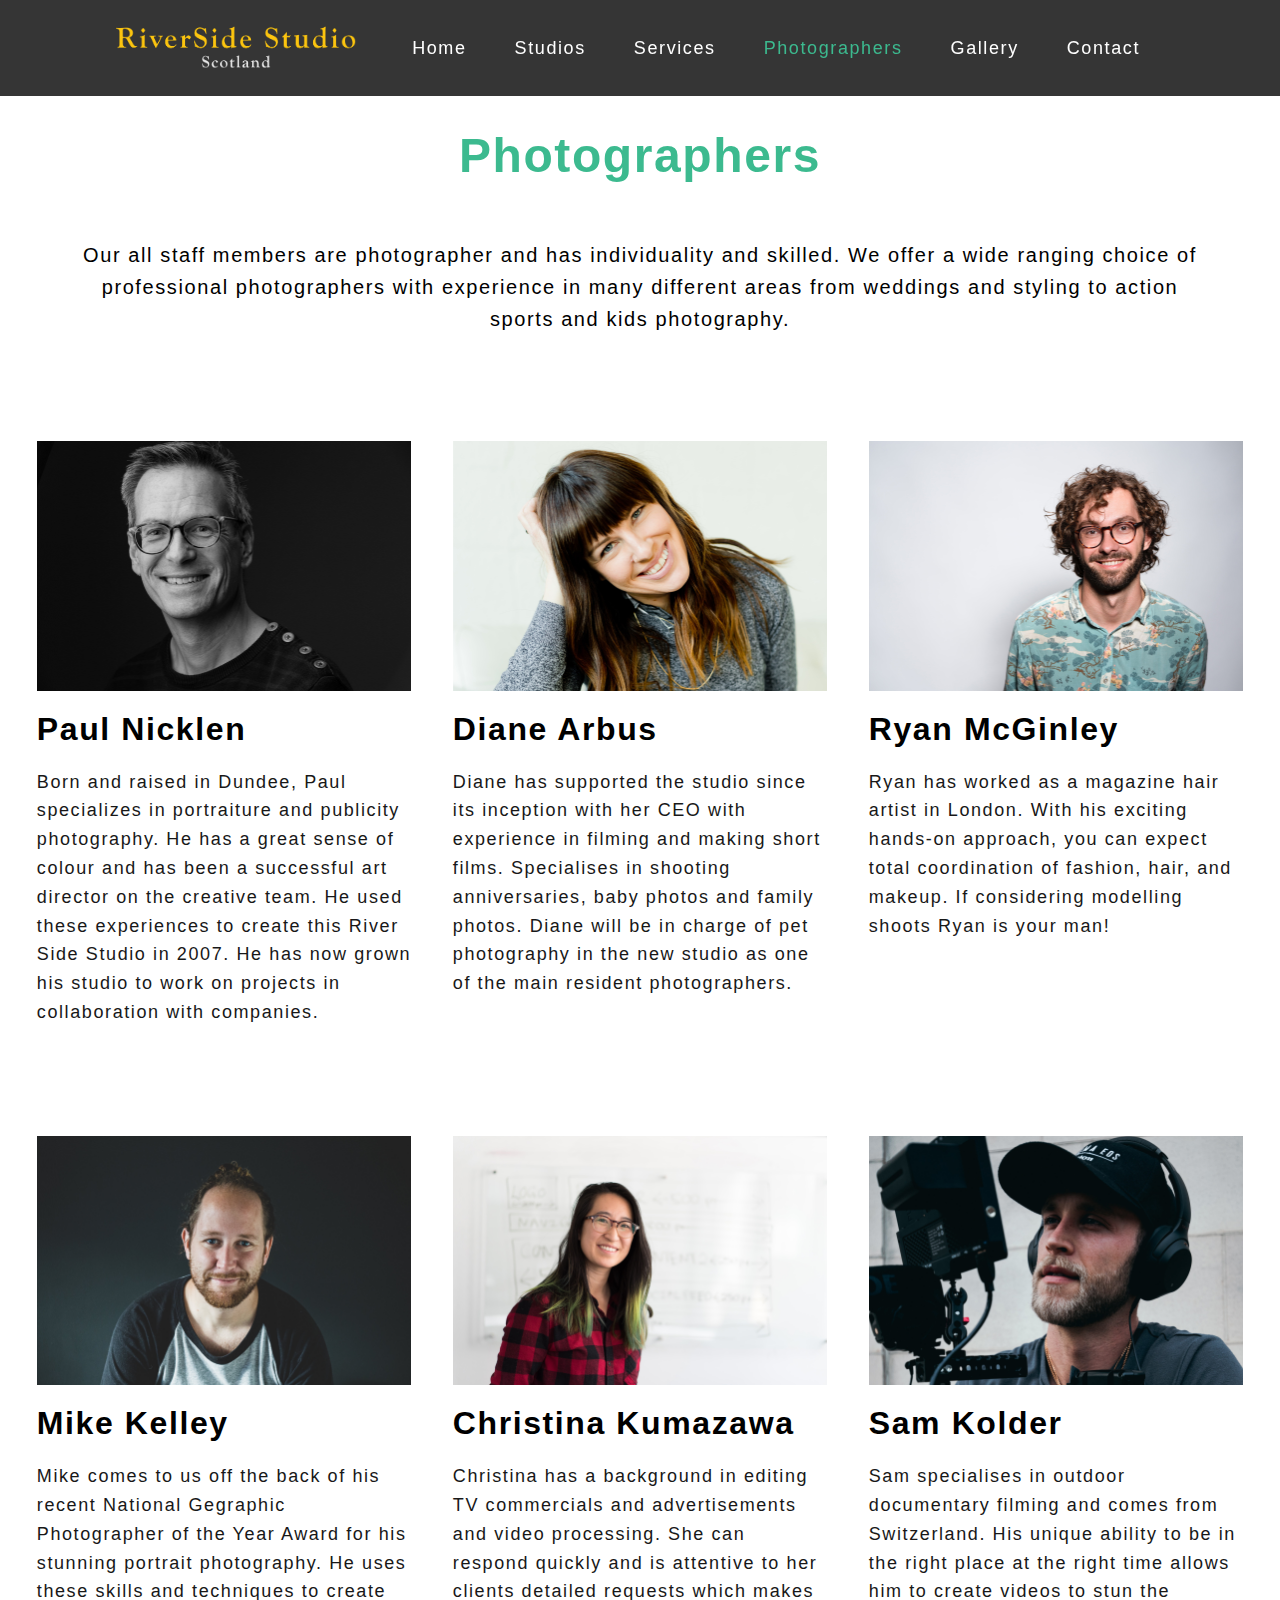
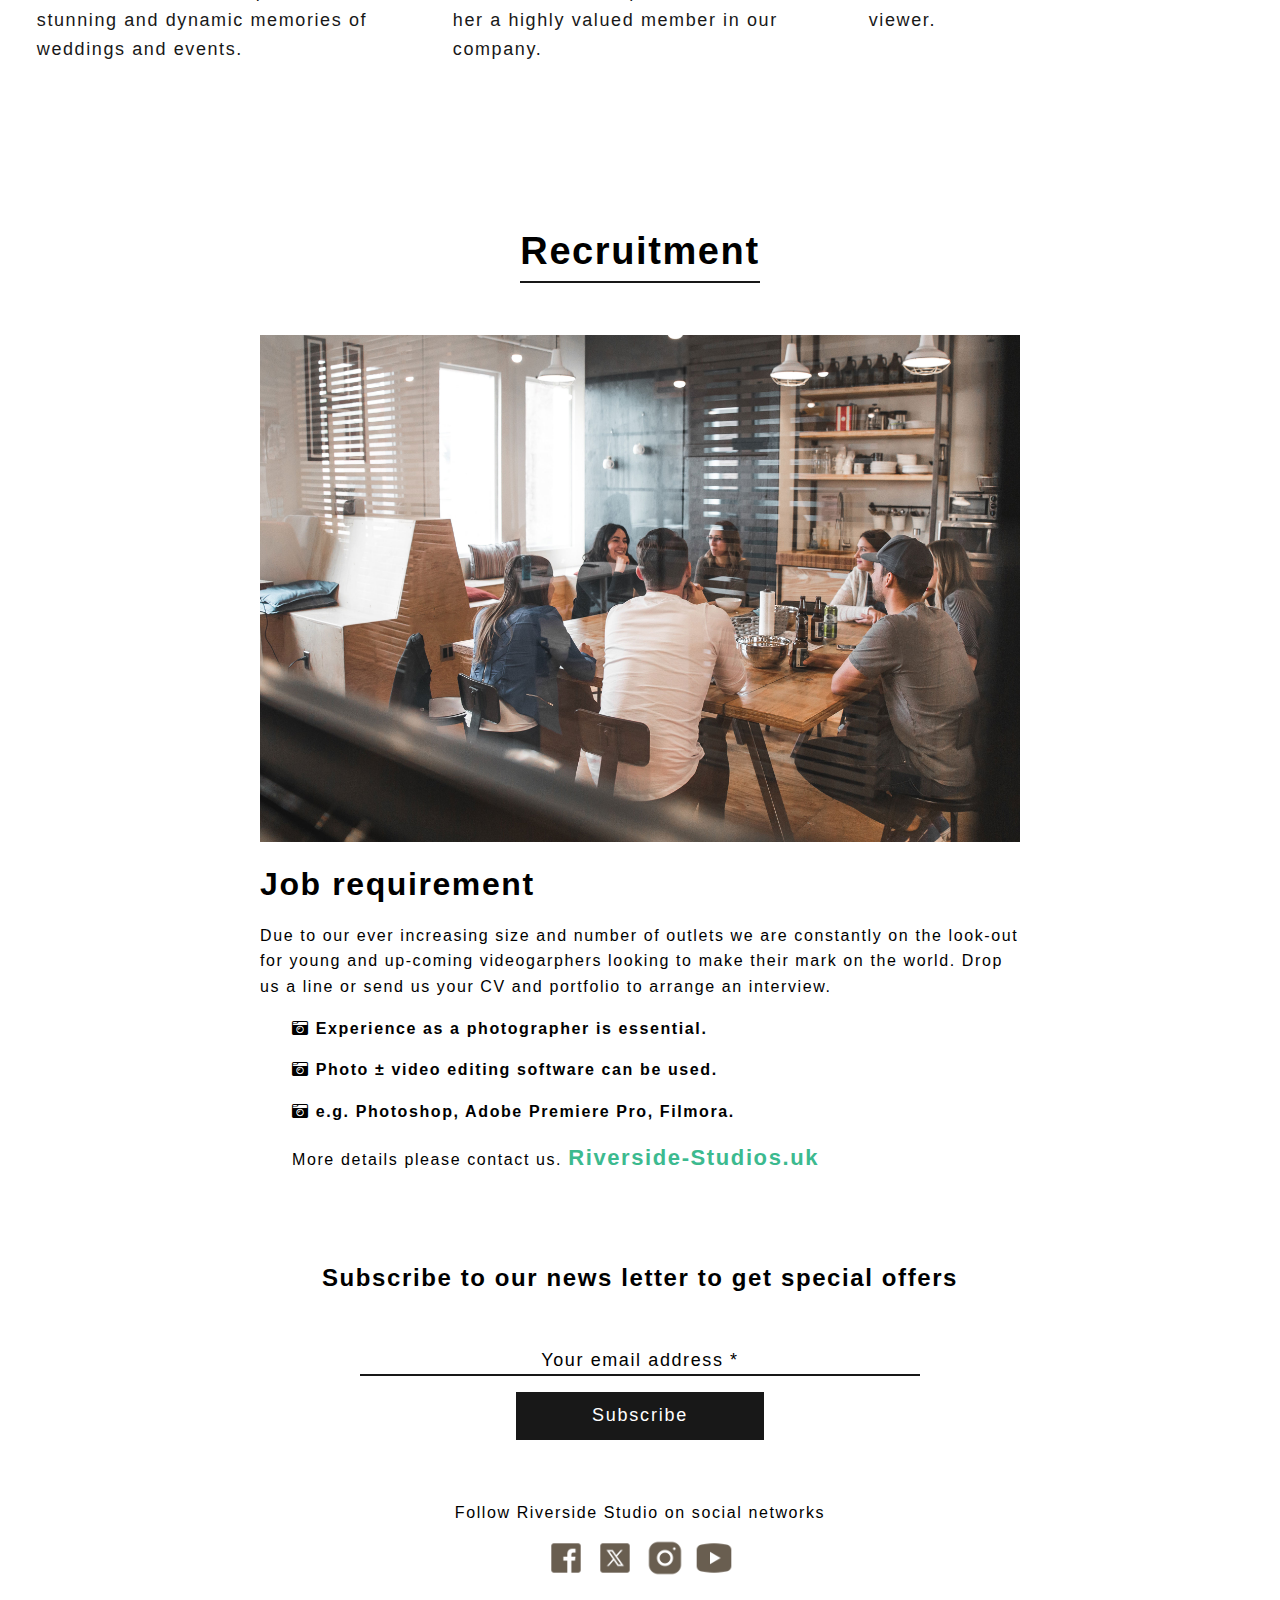
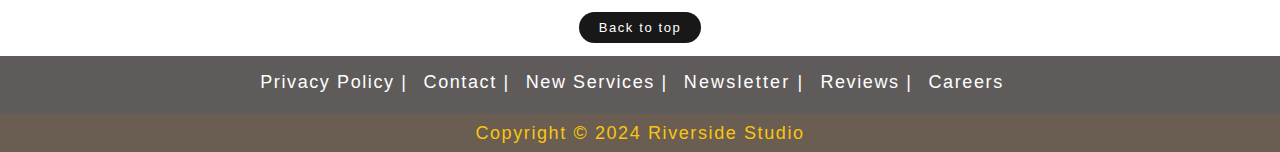
<file: pages/photographers.html>
<!DOCTYPE html>
<html lang="en">
<head>
  <meta charset="UTF-8">
  <meta name="viewport" content="width=device-width, initial-scale=1.0">
  <meta name="description" content="Welcome to RiverSide studio, We offer you a wide-ranging choice of professional photographers with experience in many different areas of photography to make your dreams and ideas a reality."/>

  <title>RS Studio - Photographers</title>
  
  <link rel="stylesheet" href="../css/style.css">
  <link rel="stylesheet" href="https://use.fontawesome.com/releases/v5.12.1/css/all.css">
  <link rel="icon" href="../favicon/favicon.ico" id="favicon">
  <link rel="apple-touch-icon" href="favicon/apple-touch-icon.ico">

  <script src="../scripts/mobileNav.js" defer></script>
  <script src="../scripts/catNewsLetter.js" defer></script>
  <script src="../scripts/subscribeEmail.js" defer></script>
  
</head>

<body id="top">
  
  <header class="page-header">
    <section class="hero">      
      <div class="header-button">

        <div class="header-left"></div>

        <div class="header-middle">
          <a href="../index.html">
            <img src="../images/Logo_Typo.png" alt="Logo of Company" class="page-typo">
          </a>
        </div>

        <div class="header-right">
          <a href="javascript:;" class="mobile-btn" id="nav-btn">
            <img src="../images/menu_button.png" alt="mobile nav button">
          </a>

          <nav class="page-navigation" id="nav-list">
            <a href="javascript:;" class="close-btn" id="cls-btn-2">
              <img src="../images/button_close.png" alt="close button for mobile nav">
            </a>
            <ul class="navigation-list">
              <li><a href="../index.html">Home</a></li>
              <li><a href="studio.html">Studios</a></li>
              <li><a href="services.html">Services</a></li>
              <li><a class="active" href="photographers.html">Photographers</a></li>
              <li><a href="gallery.html">Gallery</a></li>
              <li><a href="contact.html">Contact</a></li>
            </ul>
          </nav>           
        </div>

      </div>
    </section>  

  <!-- @media size 1366px Start ***************************************************-->
    <section class="desktop-header">          
      <div class="header-button">
        <div class="header-middle">
          <a href="../index.html">
            <img src="../images/Logo_Typo.png" alt="Logo of Company" class="page-typo">
          </a>
        </div>         
      
        <div class="desktop-menu">
          <nav class="desktop-navigation">
            <ul class="navigation-menu">
              <li><a href="../index.html">Home</a></li>
              <li><a href="studio.html">Studios</a></li>
              <li><a href="services.html">Services</a></li>
              <li><a class="active" href="photographers.html">Photographers</a></li>
              <li><a href="gallery.html">Gallery</a></li>
              <li><a href="contact.html">Contact</a></li>
            </ul>
          </nav>
        </div>
      </div>   

    </section>
  </header>  
  <!-- @media size 1366px End *****************************************************-->

  <main class="page-content">
    
    <section class="section-services">
      
      <div class="services-title">
        <h1 >Photographers</h1>
      </div>
      
      <div class="copywriting_services">
        <p>
          Our all staff members are photographer and has individuality and skilled. We offer a wide ranging choice of professional photographers with experience in many different areas from weddings and styling to action sports and kids photography.
        </p>
      </div>
    </section>
    
    <section>
      <div class="services-container">

        <div class="service-card">
          <a id="pg01" class="anchor"></a>
          <div class="card-inner">
            <div class="studio-container" >
              <img src="../images/our_photographer.jpg" alt="Image of the Dundee studio" class="service-image">
              <div class="overlay">
                <div class="text">Design Director <br>and<br> CEO</div>
              </div>
            </div>
            <h2>Paul Nicklen</h2>
              <p>
                Born and raised in Dundee, Paul specializes in portraiture and publicity photography. He has a great sense of colour and has been a successful art director on the creative team. He used these experiences to create this River Side Studio in 2007. He has now grown his studio to work on projects in collaboration with companies.
              </p>
            <!-- </div> -->
          </div>
        </div>

        <div class="service-card">
          <a id="pg02" class="anchor"></a>
          <div class="card-inner">
            <div class="studio-container">
              <img src="../images/worker01.jpg" alt="Image of the Dundee studio" class="service-image">
              <div class="overlay">
                <div class="text">Photo Director</div>
              </div>
            </div>
            <h2>Diane Arbus</h2>
            <p>
              Diane has supported the studio since its inception with her CEO with experience in filming and making short films. Specialises in shooting anniversaries, baby photos and family photos. Diane will be in charge of pet photography in the new studio as one of the main resident photographers.
            </p>
          </div>
        </div>
        
        <div class="service-card">
          <a id="pg03" class="anchor"></a>
          <div class="card-inner">
            <div class="studio-container">
              <img src="../images/worker02.jpg" alt="Image of the Dundee studio" class="service-image">
              <div class="overlay">
                <div class="text">Stylist <br>and<br> Photographer</div>
              </div>
            </div>
            <h2>Ryan McGinley</h2>
            <p>
              Ryan has worked as a magazine hair artist in London. With his exciting hands-on approach, you can expect total coordination of fashion, hair, and makeup. If considering modelling shoots Ryan is your man!
            </p>
          </div>
        </div>
        
        <div class="service-card">
          <a id="pg04" class="anchor"></a>
          <div class="card-inner">
            <div class="studio-container">
              <img src="../images/worker05.jpg" alt="Image of the Dundee studio" class="service-image">
              <div class="overlay">
                <div class="text">Photographer</div>
              </div>
            </div>
            <h2>Mike Kelley</h2>
            <p>
              Mike comes to us off the back of his recent National Gegraphic Photographer of the Year Award for his stunning portrait photography. He uses these skills and techniques to create stunning and dynamic memories of weddings and events.
            </p>
          </div>
        </div>

        <div class="service-card">
          <a id="pg05" class="anchor"></a>
          <div class="card-inner">
            <div class="studio-container">
              <img src="../images/worker04.jpg" alt="Image of the Dundee studio" class="service-image">
              <div class="overlay">
                <div class="text">Film Director</div>
              </div>
            </div>
            <h2>Christina Kumazawa</h2>
            <p>
              Christina has a background in editing TV commercials and advertisements and video processing. She can respond quickly and is attentive to her clients detailed requests which makes her a highly valued member in our company.
            </p>
          </div>
        </div>

        <div class="service-card">
          <a id="pg06" class="anchor"></a>
          <div class="card-inner">
            <div class="studio-container">
              <img src="../images/worker03.jpg" alt="Image of the Dundee studio" class="service-image">
              <div class="overlay">
                <div class="text">Film Photographer</div>
              </div>
            </div>
            <h2>Sam Kolder</h2>
            <p>
              Sam specialises in outdoor documentary filming and comes from Switzerland. His unique ability to be in the right place at the right time allows him to create videos to stun the viewer.
            </p>
          </div>
        </div>

      </div>
    </section>

    <a id="job" class="anchor"></a>
    <section class="section-private">
      <div class="under-line">
        <h4>Recruitment</h4>
      </div>

      <div class="private-container">

        <div class="image-box">
          <div class="private-inner">
            <div class="studio-container">
              <div class="private">
                <img src="../images/requirement.jpg" alt="Image of the Dundee studio" class="private-image">
              </div>
              <div class="overlay">
                <div class="text">Send your CV <br>or<br>Contact us</div>
              </div>
            </div>
            
            <h2>Job requirement</h2>
            <p>
              Due to our ever increasing size and number of outlets we are constantly on the look-out for young and up-coming videogarphers looking to make their mark on the world. Drop us a line or send us your CV and portfolio to arrange an interview.
            </p>

            <div class="requirement">
              <p><b><i class="fas fa-camera-retro"></i>
                Experience as a photographer is essential.
              </b></p>
              <p><b><i class="fas fa-camera-retro"></i>
                Photo &pm; video editing software can be used.
              </b></p>
              <p><b><i class="fas fa-camera-retro"></i>
                e.g. Photoshop, Adobe Premiere Pro, Filmora.
              </b></p>
              <p>
                More details please contact us. <a href="mailto:Riverside-Studios.uk"> Riverside-Studios.uk</a>
              </p>
            </div>
            
          </div>
          
        </div>

      </div>
    </section>

    <section class="section-subscribe">
      <h2>Subscribe to our news letter to get special offers</h2>

      <div class="subscribe-email">
        <form action="#" method="post">
          <div class="subscribe">
            <label for="email">Your email address * </label>
            <input id="email" class="email" type="email"  name="email" autocomplete="email">         
          </div>
          
            <input class= "submit" type="submit" value="Subscribe">
        </form>
      </div>
    </section>
   
  </main>

  <footer class="page-footer">
    
    <h5>Follow Riverside Studio on social networks</h5>
    
    <div class="footer-container">

      <a href="https://en-gb.facebook.com/" target="_blank" class="icon-container">
        <img class="footer-image" src="../images/facebook.png" alt="Icon of Facebook">
      </a>

      <a href="https://twitter.com/?lang=en-gb" target="_blank" class="icon-container">
        <img class="footer-image" src="../images/twitter.png" alt="Icon of twitter">
      </a>

      <a href="https://www.instagram.com/" target="_blank" class="icon-container">
        <img class="footer-image" src="../images/instagram.png" alt="Icon of instagram">
      </a>

      <a href="https://www.youtube.com/" target="_blank" class="icon-container">
        <img class="footer-image" src="../images/youtube.png" alt="Icon of youtube">
      </a>
      
    </div>

    <div class="footer-back">
      <a href="#top">Back to top</a>
    </div>
    
    <div class="footer-colum">
      <div class="footer-links">
        <ul>
          <li><a href="privacy_policy.html">Privacy Policy |</a></li>
          <li><a href="contact.html">Contact |</a></li>
          <li><a href="services.html">New Services |</a></li>
          <li><button id="btn6">Newsletter |</button></li>
          <li><a href="reviews.html">Reviews |</a></li>
          <li><a href="photographers.html#job">Careers</a></li>
        </ul>  
      </div>
    </div>
    <!-- CTA popup Start********************************************-->
    <div id="mask6" class="hidden6"></div>
      <div id="modal6" class="hidden6">
        
        <h2 class="cta-text">
          Subscribe to our Newsletter now and you’ll get 20% off your first shoot at our studio.
        </h2>

        <p class="cta-text2">Please enter your email address here</p>

          <div class="vip-join">
            <input type="email" class="btn-popup" name="mail" placeholder="email@example.com" required>
            <button id="btn16" type="submit" class="btn-primary-4">Subscribe</button>
          </div>
        
        <p class="cta-text3">
          By signing up, you confirm you’ve read our privacy notice and are happy for us to send you marketing emails. You can unsubscribe at any time by sending us a message or alternatively clicking the unsubscribe link at the bottom of our newsletters.
        </p>
      </div>
    <!-- CTA popup End********************************************-->

    <div class="footer-end">
      <p>Copyright &copy; 2024 Riverside Studio</p>
    </div>
    
  </footer>
</body>
</html>
</file>
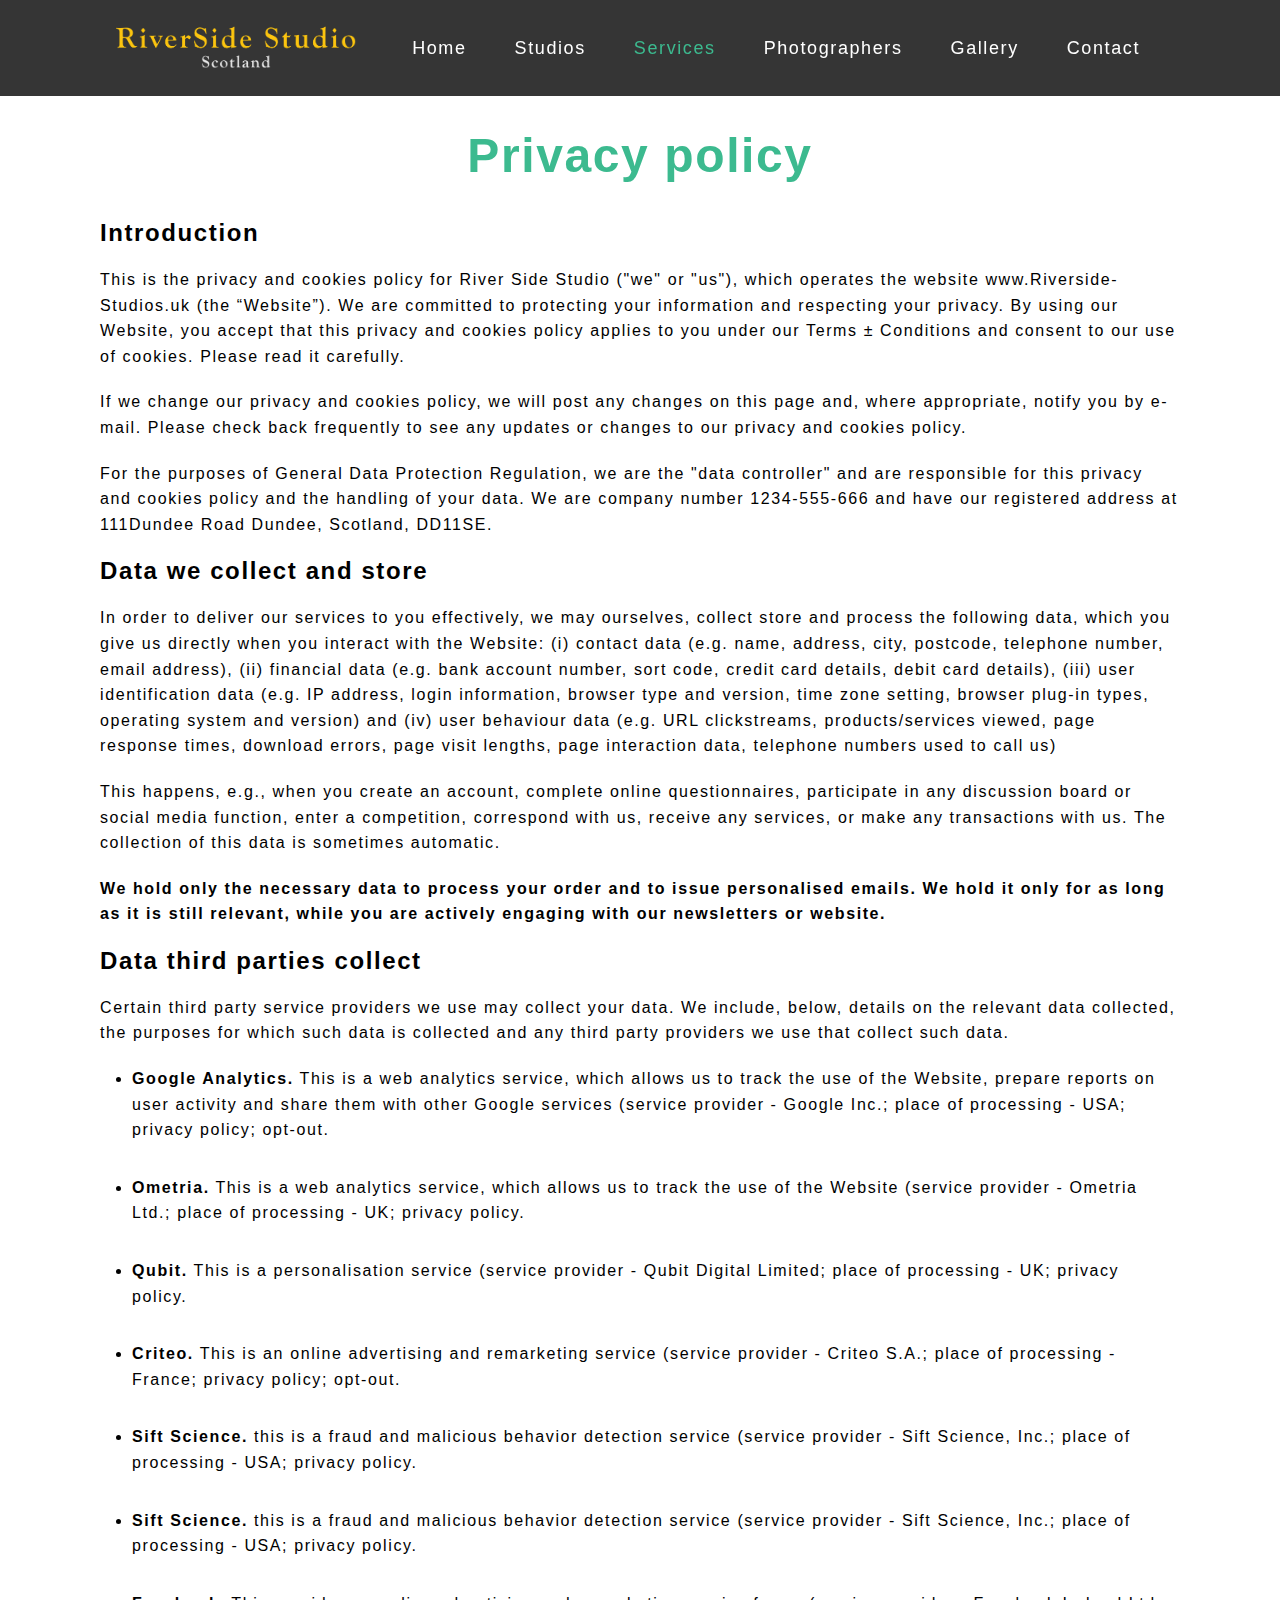
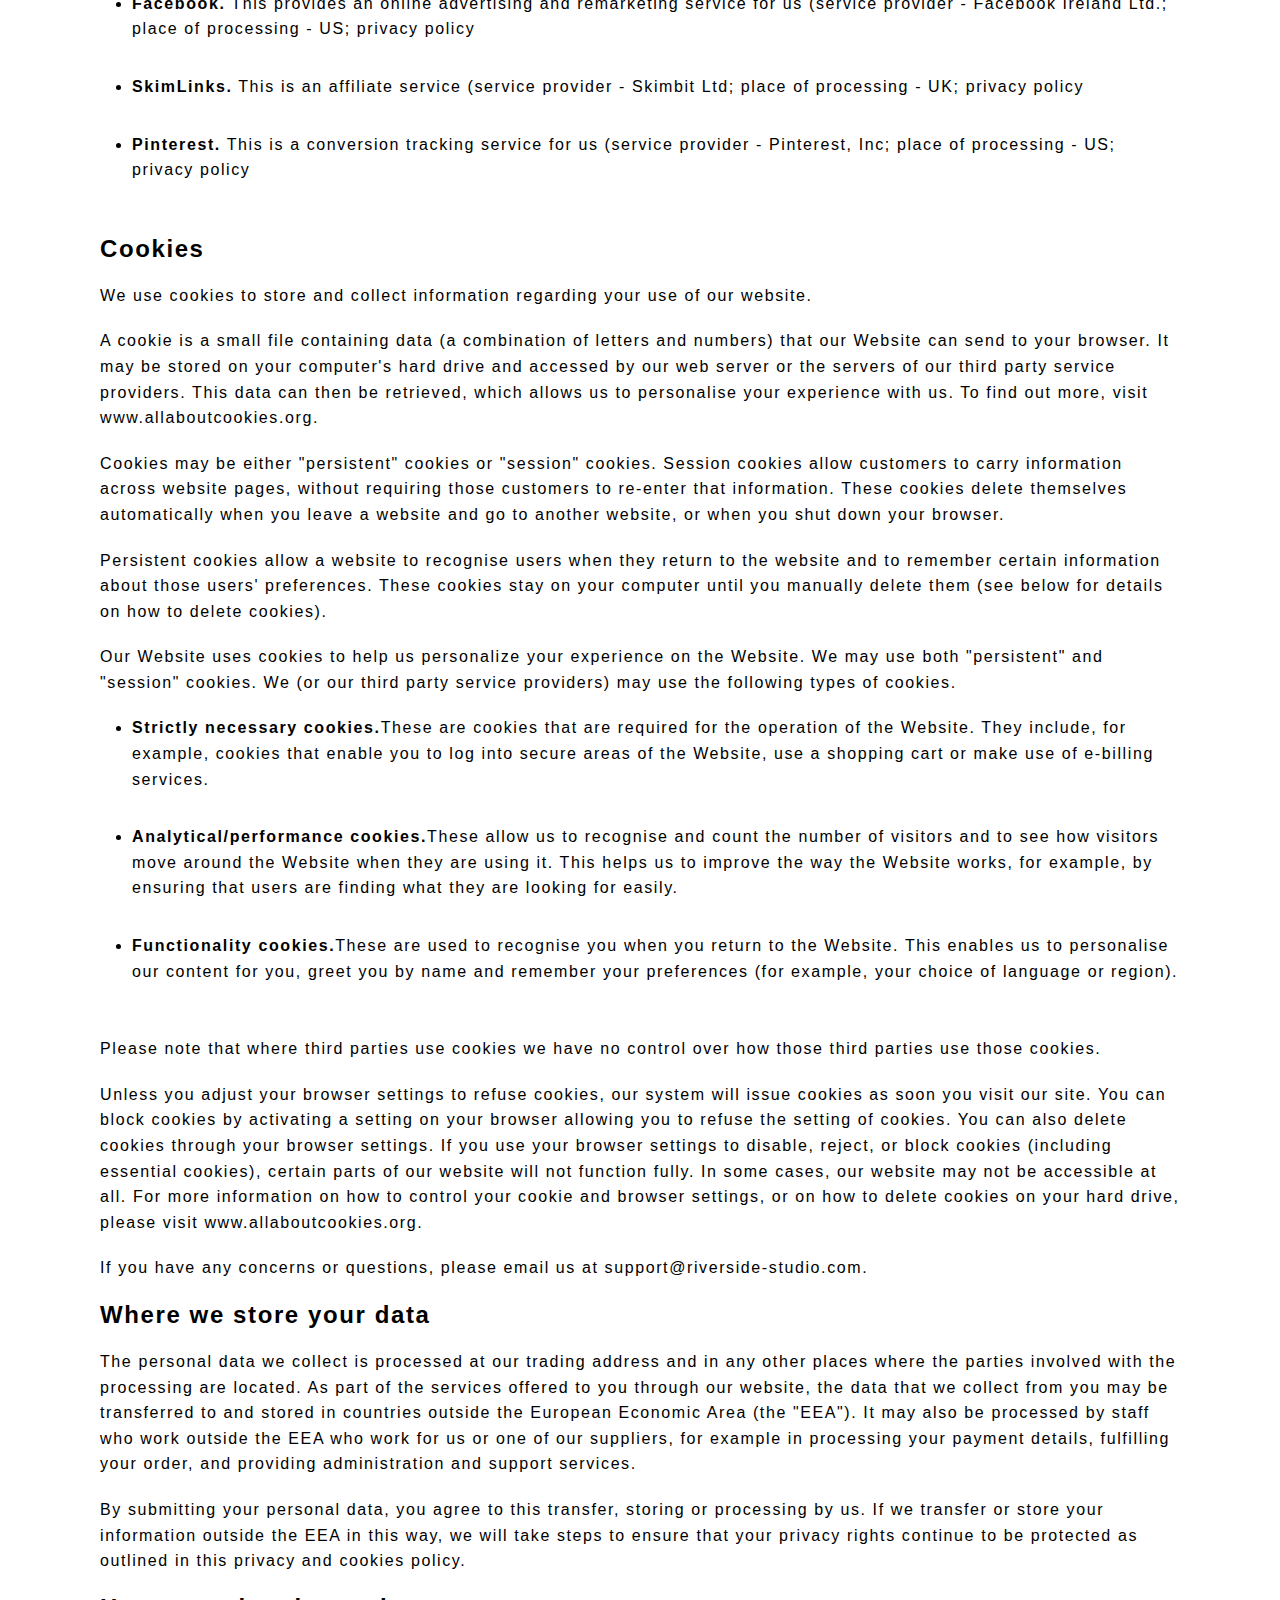
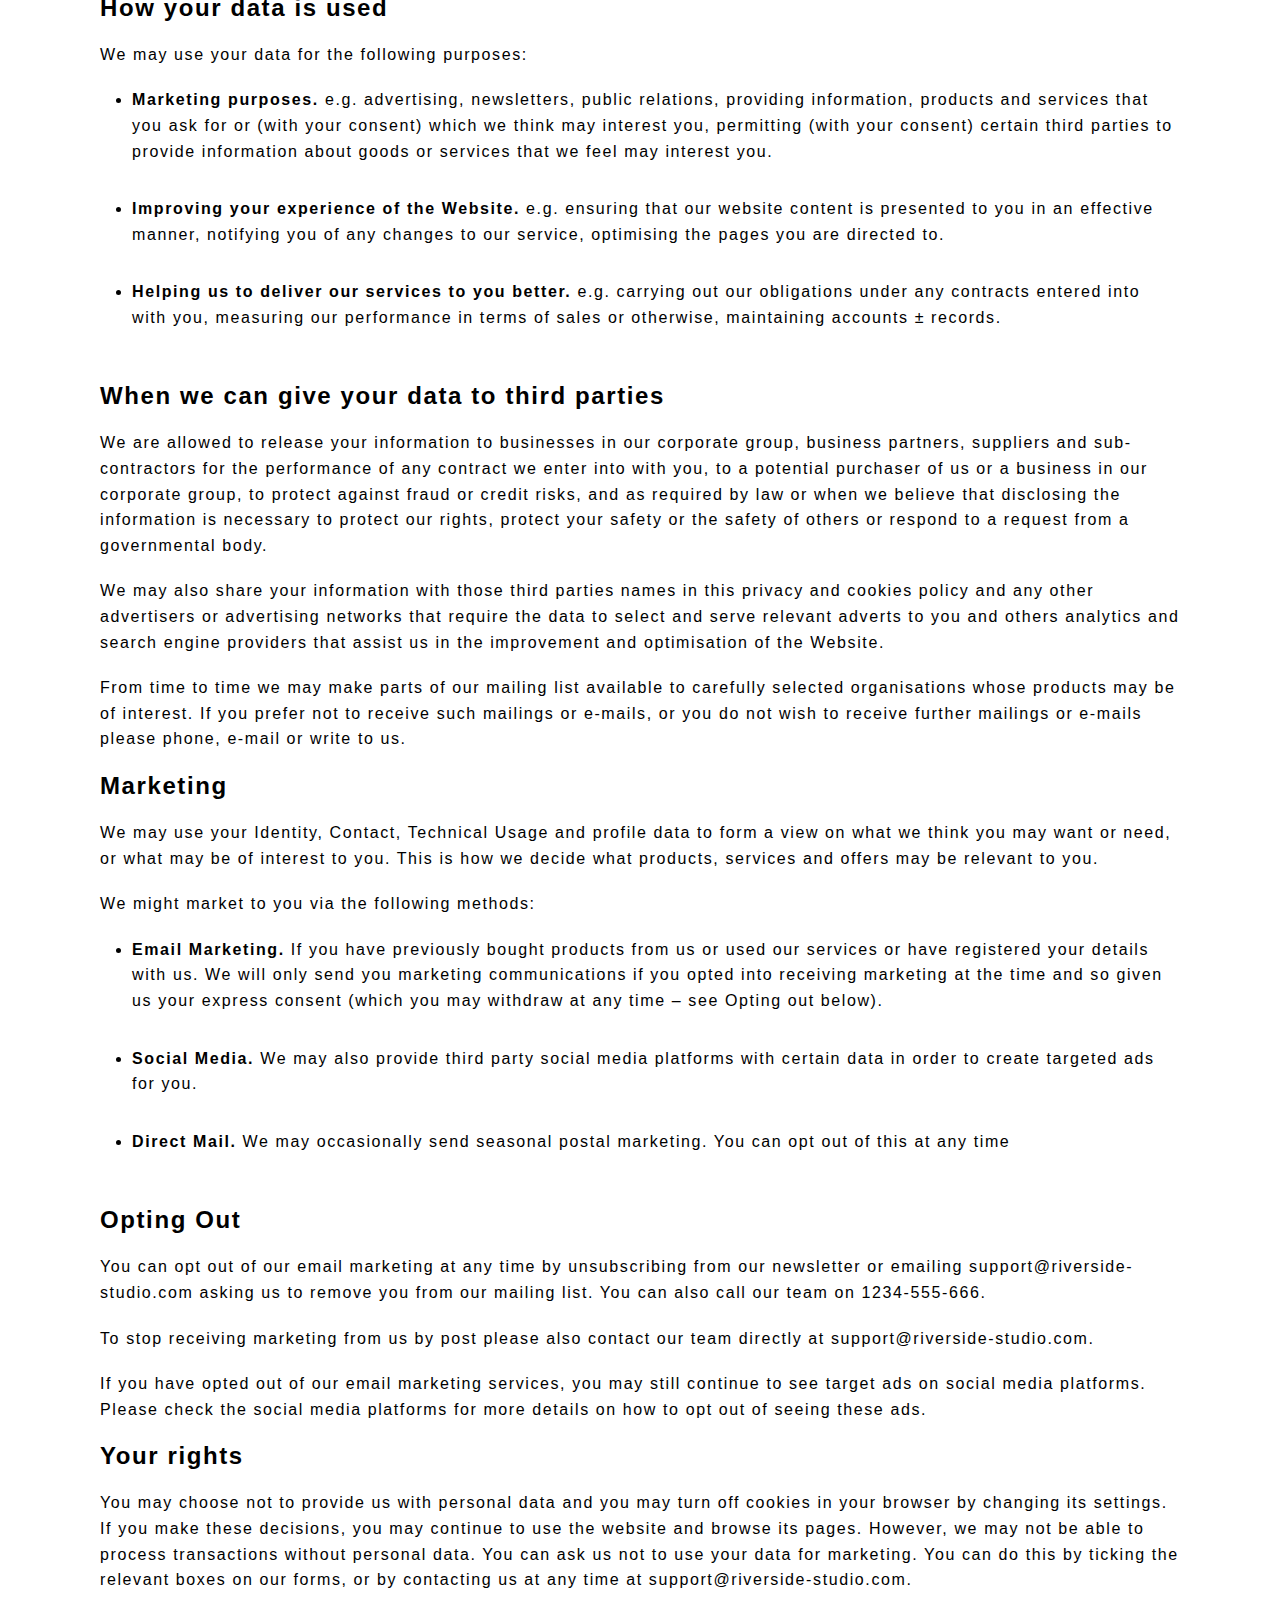
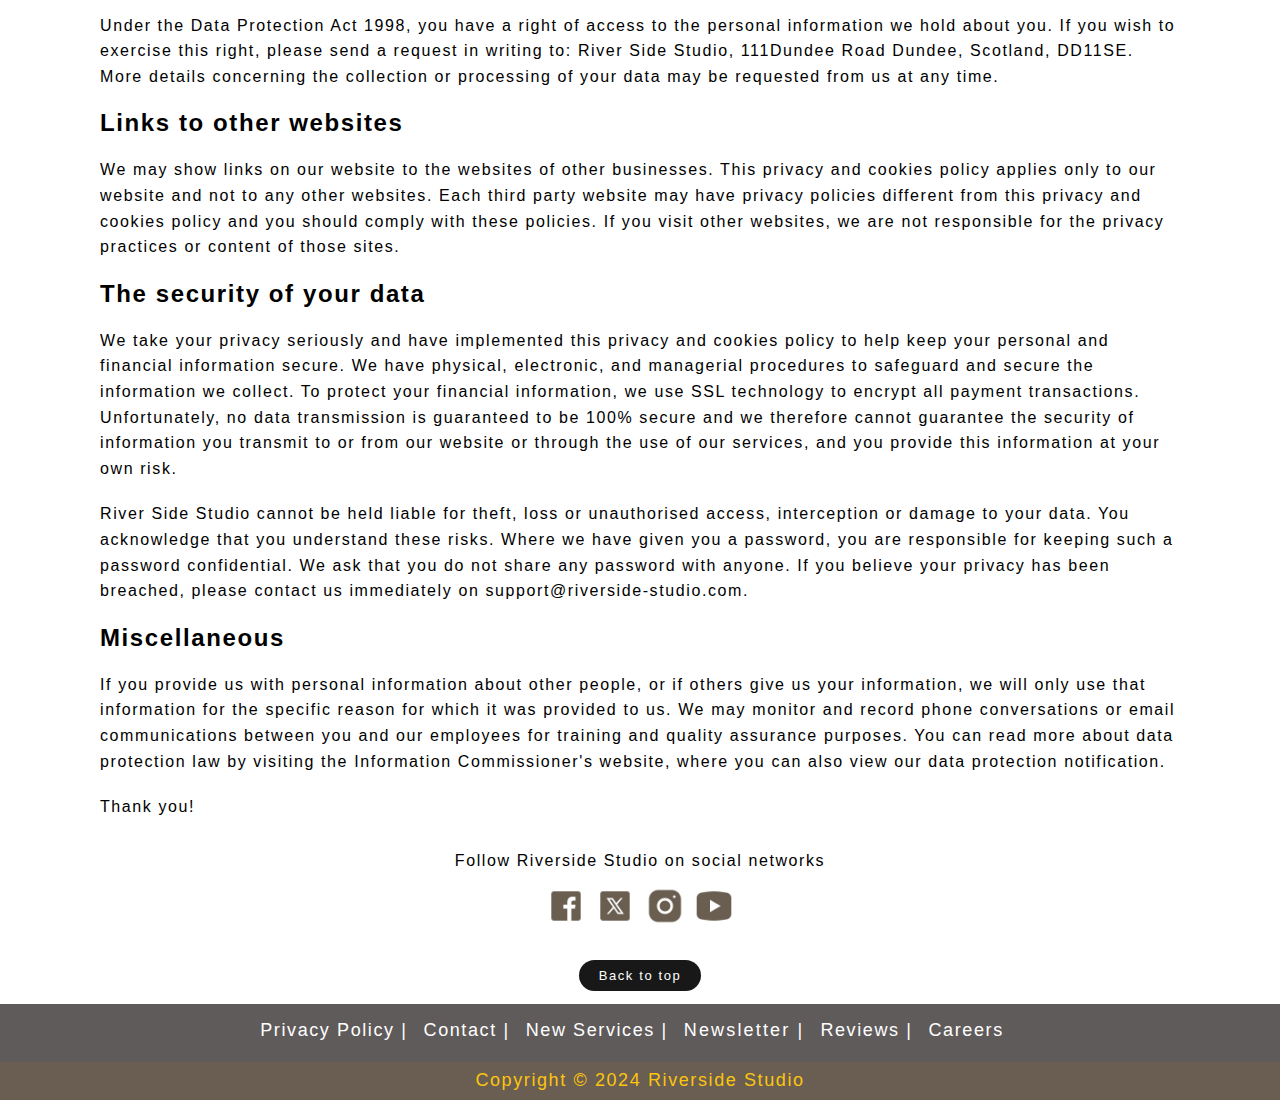
<file: pages/privacy_policy.html>
<!DOCTYPE html>
<html lang="en">
<head>
  <meta charset="UTF-8">
  <meta name="viewport" content="width=device-width, initial-scale=1.0">
  <meta name="description" content="Welcome to RiverSide studio, We offer you a wide-ranging choice of professional photographers with experience in many different areas of photography to make your dreams and ideas a reality."/>

  <title>RS Studio - Privacy Policy</title>

  <link rel="stylesheet" href="../css/style.css">
  <link rel="icon" href="../favicon/favicon.ico" id="favicon">
  <link rel="apple-touch-icon" href="favicon/apple-touch-icon.ico">

  <script src="../scripts/mobileNav.js" defer></script>
  <script src="../scripts/catNewsLetter.js" defer></script>
  <script src="../scripts/subscribeEmail.js" defer></script>
  
</head>

<body id="top">
  
  <header class="page-header">
    <section class="hero">      
      <div class="header-button">

        <div class="header-left"></div>

        <div class="header-middle">
          <a href="../index.html">
            <img src="../images/Logo_Typo.png" alt="Logo of Company" class="page-typo">
          </a>
        </div>

        <div class="header-right">
          <a href="javascript:;" class="mobile-btn" id="nav-btn">
            <img src="../images/menu_button.png" alt="mobile nav button">
          </a>

          <nav class="page-navigation" id="nav-list">
            <a href="javascript:;" class="close-btn" id="cls-btn-2">
              <img src="../images/button_close.png" alt="close button for mobile nav">
            </a>
            <ul class="navigation-list">
              <li><a href="../index.html">Home</a></li>
              <li><a href="studio.html">Studios</a></li>
              <li><a class="active" href="services.html">Services</a></li>
              <li><a href="photographers.html">Photographers</a></li>
              <li><a href="gallery.html">Gallery</a></li>
              <li><a href="contact.html">Contact</a></li>
            </ul>
          </nav>           
        </div>

      </div>
    </section>

  <!-- @media size 1366px Start ***************************************************-->
    <section class="desktop-header">          
      <div class="header-button">
        <div class="header-middle">
          <a href="../index.html">
            <img src="../images/Logo_Typo.png" alt="Logo of Company" class="page-typo">
          </a>
        </div>         
      
        <div class="desktop-menu">
          <nav class="desktop-navigation">
            <ul class="navigation-menu">
              <li><a href="../index.html">Home</a></li>
              <li><a href="studio.html">Studios</a></li>
              <li><a class="active" href="services.html">Services</a></li>
              <li><a href="photographers.html">Photographers</a></li>
              <li><a href="gallery.html">Gallery</a></li>
              <li><a href="contact.html">Contact</a></li>
            </ul>
          </nav>
        </div>
      </div>   

    </section>   
  </header>
  <!-- @media size 1366px End *****************************************************-->  

  <main class="page-content">
    
    <section class="section-privacy">

      <!-- <div class="studio">
        <p >Privacy policy</p>
      </div> -->
      <div class="services-title">
        <h1 >Privacy policy</h1>
      </div>

    </section>

    <section class="section-privacy">
      <div class="covid-container">
        <div class="privacy-left">
          <div class="privacy-title">
            <h2>Introduction</h2>
          </div>
          <div class="privacy-policy">
            <p>
              This is the privacy and cookies policy for River Side Studio ("we" or "us"), which operates the website www.Riverside-Studios.uk (the “Website”). We are committed to protecting your information and respecting your privacy. By using our Website, you accept that this privacy and cookies policy applies to you under our Terms &pm; Conditions and consent to our use of cookies. Please read it carefully.
            </p>
            <p>
              If we change our privacy and cookies policy, we will post any changes on this page and, where appropriate, notify you by e-mail. Please check back frequently to see any updates or changes to our privacy and cookies policy.
            </p>
            <p>
              For the purposes of General Data Protection Regulation, we are the "data controller" and are responsible for this privacy and cookies policy and the handling of your data. We are company number 1234-555-666 and have our registered address at 111Dundee Road Dundee, Scotland, DD11SE.
            </p>
          </div>
          <div class="privacy-title">
            <h2>Data we collect and store</h2>
          </div>
          <div class="privacy-policy">
            <p>
              In order to deliver our services to you effectively, we may ourselves, collect store and process the following data, which you give us directly when you interact with the Website: (i) contact data (e.g. name, address, city, postcode, telephone number, email address), (ii) financial data (e.g. bank account number, sort code, credit card details, debit card details), (iii) user identification data (e.g. IP address, login information, browser type and version, time zone setting, browser plug-in types, operating system and version) and (iv) user behaviour data (e.g. URL clickstreams, products/services viewed, page response times, download errors, page visit lengths, page interaction data, telephone numbers used to call us)
            </p>
            <p>
              This happens, e.g., when you create an account, complete online questionnaires, participate in any discussion board or social media function, enter a competition, correspond with us, receive any services, or make any transactions with us. The collection of this data is sometimes automatic.
            </p>
            <p>
              <b>We hold only the necessary data to process your order and to issue personalised emails. We hold it only for as long as it is still relevant, while you are actively engaging with our newsletters or website.</b>
            </p>
          </div>

          <div class="privacy-title">
            <h2>Data third parties collect</h2>
          </div>
          <div class="privacy-policy">
            <p>
              Certain third party service providers we use may collect your data. We include, below, details on the relevant data collected, the purposes for which such data is collected and any third party providers we use that collect such data.
            </p>
            <ul>
              <li>
                <b>Google Analytics.</b> This is a web analytics service, which allows us to track the use of the Website, prepare reports on user activity and share them with other Google services (service provider - Google Inc.; place of processing - USA; privacy policy; opt-out.
              </li>
              <li>
                <b>Ometria.</b> This is a web analytics service, which allows us to track the use of the Website (service provider - Ometria Ltd.; place of processing - UK; privacy policy.
              </li>
              <li>
                <b>Qubit.</b> This is a personalisation service (service provider - Qubit Digital Limited; place of processing - UK; privacy policy.
              </li>
              <li>
                <b>Criteo.</b> This is an online advertising and remarketing service (service provider - Criteo S.A.; place of processing - France; privacy policy; opt-out.
              </li>
              <li>
                <b>Sift Science.</b> this is a fraud and malicious behavior detection service (service provider - Sift Science, Inc.; place of processing - USA; privacy policy.
              </li>
              <li>
                <b>Sift Science.</b> this is a fraud and malicious behavior detection service (service provider - Sift Science, Inc.; place of processing - USA; privacy policy.
              </li>
              <li>
                <b>Facebook.</b> This provides an online advertising and remarketing service for us (service provider - Facebook Ireland Ltd.; place of processing - US; privacy policy
              </li>
              <li>
                <b>SkimLinks.</b> This is an affiliate service (service provider - Skimbit Ltd; place of processing - UK; privacy policy
              </li>
              <li>
                <b>Pinterest.</b> This is a conversion tracking service for us (service provider - Pinterest, Inc; place of processing - US; privacy policy
              </li>
            </ul>
          </div>

          <div class="privacy-title">
            <h2>Cookies</h2>
          </div>
          <div class="privacy-policy">
            <p>
              We use cookies to store and collect information regarding your use of our website.
            </p>
            <p>
              A cookie is a small file containing data (a combination of letters and numbers) that our Website can send to your browser. It may be stored on your computer's hard drive and accessed by our web server or the servers of our third party service providers. This data can then be retrieved, which allows us to personalise your experience with us. To find out more, visit www.allaboutcookies.org.
            </p>
            <p>
              Cookies may be either "persistent" cookies or "session" cookies. Session cookies allow customers to carry information across website pages, without requiring those customers to re-enter that information. These cookies delete themselves automatically when you leave a website and go to another website, or when you shut down your browser.
            </p>
            <p>
              Persistent cookies allow a website to recognise users when they return to the website and to remember certain information about those users' preferences. These cookies stay on your computer until you manually delete them (see below for details on how to delete cookies).
            </p>
            <p>
              Our Website uses cookies to help us personalize your experience on the Website. We may use both "persistent" and "session" cookies. We (or our third party service providers) may use the following types of cookies.
            </p>
            <ul>
              <li>
                <b>Strictly necessary cookies.</b>These are cookies that are required for the operation of the Website. They include, for example, cookies that enable you to log into secure areas of the Website, use a shopping cart or make use of e-billing services.
              </li>
              <li>
                <b>Analytical/performance cookies.</b>These allow us to recognise and count the number of visitors and to see how visitors move around the Website when they are using it. This helps us to improve the way the Website works, for example, by ensuring that users are finding what they are looking for easily.
              </li>
              <li>
                <b>Functionality cookies.</b>These are used to recognise you when you return to the Website. This enables us to personalise our content for you, greet you by name and remember your preferences (for example, your choice of language or region).
              </li>
            </ul>
            <p>
              Please note that where third parties use cookies we have no control over how those third parties use those cookies.
            </p>
            <p>
              Unless you adjust your browser settings to refuse cookies, our system will issue cookies as soon you visit our site. You can block cookies by activating a setting on your browser allowing you to refuse the setting of cookies. You can also delete cookies through your browser settings. If you use your browser settings to disable, reject, or block cookies (including essential cookies), certain parts of our website will not function fully. In some cases, our website may not be accessible at all. For more information on how to control your cookie and browser settings, or on how to delete cookies on your hard drive, please visit www.allaboutcookies.org.
            </p>
            <p>
              If you have any concerns or questions, please email us at support@riverside-studio.com.
            </p>
          </div>

          <div class="privacy-title">
            <h2>Where we store your data</h2>
          </div>
          <div class="privacy-policy">
            <p>
              The personal data we collect is processed at our trading address and in any other places where the parties involved with the processing are located. As part of the services offered to you through our website, the data that we collect from you may be transferred to and stored in countries outside the European Economic Area (the "EEA"). It may also be processed by staff who work outside the EEA who work for us or one of our suppliers, for example in processing your payment details, fulfilling your order, and providing administration and support services.
            </p>
            <p>
              By submitting your personal data, you agree to this transfer, storing or processing by us. If we transfer or store your information outside the EEA in this way, we will take steps to ensure that your privacy rights continue to be protected as outlined in this privacy and cookies policy.
            </p>
            
          </div>

          <div class="privacy-title">
            <h2>How your data is used</h2>
          </div>
          <div class="privacy-policy">
            <p>
              We may use your data for the following purposes:
            </p>
            <ul>
              <li>
                <b>Marketing purposes.</b> e.g. advertising, newsletters, public relations, providing information, products and services that you ask for or (with your consent) which we think may interest you, permitting (with your consent) certain third parties to provide information about goods or services that we feel may interest you.
              </li>
              <li>
                <b>Improving your experience of the Website.</b> e.g. ensuring that our website content is presented to you in an effective manner, notifying you of any changes to our service, optimising the pages you are directed to.
              </li>
              <li>
                <b>Helping us to deliver our services to you better.</b> e.g. carrying out our obligations under any contracts entered into with you, measuring our performance in terms of sales or otherwise, maintaining accounts &pm; records.
              </li>
            </ul>
          </div>

          <div class="privacy-title">
            <h2>When we can give your data to third parties</h2>
          </div>
          <div class="privacy-policy">
            <p>
              We are allowed to release your information to businesses in our corporate group, business partners, suppliers and sub-contractors for the performance of any contract we enter into with you, to a potential purchaser of us or a business in our corporate group, to protect against fraud or credit risks, and as required by law or when we believe that disclosing the information is necessary to protect our rights, protect your safety or the safety of others or respond to a request from a governmental body.
            </p>
            <p>
              We may also share your information with those third parties names in this privacy and cookies policy and any other advertisers or advertising networks that require the data to select and serve relevant adverts to you and others analytics and search engine providers that assist us in the improvement and optimisation of the Website.
            </p>
            <p>
              From time to time we may make parts of our mailing list available to carefully selected organisations whose products may be of interest. If you prefer not to receive such mailings or e-mails, or you do not wish to receive further mailings or e-mails please phone, e-mail or write to us.
            </p>
          </div>

          <div class="privacy-title">
            <h2>Marketing</h2>
          </div>
          <div class="privacy-policy">
            <p>
              We may use your Identity, Contact, Technical Usage and profile data to form a view on what we think you may want or need, or what may be of interest to you. This is how we decide what products, services and offers may be relevant to you.
            </p>
            <p>
              We might market to you via the following methods:
            </p>
            <ul>
              <li>
                <b>Email Marketing.</b> If you have previously bought products from us or used our services or have registered your details with us. We will only send you marketing communications if you opted into receiving marketing at the time and so given us your express consent (which you may withdraw at any time – see Opting out below).
              </li>
              <li>
                <b>Social Media.</b> We may also provide third party social media platforms with certain data in order to create targeted ads for you.
              </li>
              <li>
                <b>Direct Mail.</b> We may occasionally send seasonal postal marketing. You can opt out of this at any time
              </li>
            </ul>
          </div>

          <div class="privacy-title">
            <h2>Opting Out</h2>
          </div>
          <div class="privacy-policy">
            <p>
              You can opt out of our email marketing at any time by unsubscribing from our newsletter or emailing support@riverside-studio.com asking us to remove you from our mailing list. You can also call our team on 1234-555-666.
            </p>
            <p>
              To stop receiving marketing from us by post please also contact our team directly at support@riverside-studio.com.
            </p>
            <p>
              If you have opted out of our email marketing services, you may still continue to see target ads on social media platforms. Please check the social media platforms for more details on how to opt out of seeing these ads.
            </p>
          </div>

          <div class="privacy-title">
            <h2>Your rights</h2>
          </div>
          <div class="privacy-policy">
            <p>
              You may choose not to provide us with personal data and you may turn off cookies in your browser by changing its settings. If you make these decisions, you may continue to use the website and browse its pages. However, we may not be able to process transactions without personal data. You can ask us not to use your data for marketing. You can do this by ticking the relevant boxes on our forms, or by contacting us at any time at support@riverside-studio.com.
            </p>
            <p>
              Under the Data Protection Act 1998, you have a right of access to the personal information we hold about you. If you wish to exercise this right, please send a request in writing to: River Side Studio, 111Dundee Road Dundee, Scotland, DD11SE. More details concerning the collection or processing of your data may be requested from us at any time.
            </p>
            
          </div>

          <div class="privacy-title">
            <h2>Links to other websites</h2>
          </div>
          <div class="privacy-policy">
            <p>
              We may show links on our website to the websites of other businesses. This privacy and cookies policy applies only to our website and not to any other websites. Each third party website may have privacy policies different from this privacy and cookies policy and you should comply with these policies. If you visit other websites, we are not responsible for the privacy practices or content of those sites.
            </p>
            
          </div>

          <div class="privacy-title">
            <h2>The security of your data</h2>
          </div>
          <div class="privacy-policy">
            <p>
              We take your privacy seriously and have implemented this privacy and cookies policy to help keep your personal and financial information secure. We have physical, electronic, and managerial procedures to safeguard and secure the information we collect. To protect your financial information, we use SSL technology to encrypt all payment transactions. Unfortunately, no data transmission is guaranteed to be 100% secure and we therefore cannot guarantee the security of information you transmit to or from our website or through the use of our services, and you provide this information at your own risk.
            </p>
            <p>
              River Side Studio cannot be held liable for theft, loss or unauthorised access, interception or damage to your data. You acknowledge that you understand these risks. Where we have given you a password, you are responsible for keeping such a password confidential. We ask that you do not share any password with anyone. If you believe your privacy has been breached, please contact us immediately on support@riverside-studio.com.
            </p>
          </div>

          <div class="privacy-title">
            <h2>Miscellaneous</h2>
          </div>
          <div class="privacy-policy">
            <p>If you provide us with personal information about other people, or if others give us your information, we will only use that information for the specific reason for which it was provided to us. We may monitor and record phone conversations or email communications between you and our employees for training and quality assurance purposes. You can read more about data protection law by visiting the Information Commissioner's website, where you can also view our data protection notification. 
            </p>
            <p>
              Thank you!
            </p>
          </div>
        </div>
      </div>
    </section>

  </main>

  <footer class="page-footer">
    
    <h5>Follow Riverside Studio on social networks</h5>
    
    <div class="footer-container">

      <a href="https://en-gb.facebook.com/" target="_blank" class="icon-container">
        <img class="footer-image" src="../images/facebook.png" alt="Icon of Facebook">
      </a>

      <a href="https://twitter.com/?lang=en-gb" target="_blank" class="icon-container">
        <img class="footer-image" src="../images/twitter.png" alt="Icon of twitter">
      </a>

      <a href="https://www.instagram.com/" target="_blank" class="icon-container">
        <img class="footer-image" src="../images/instagram.png" alt="Icon of instagram">
      </a>

      <a href="https://www.youtube.com/" target="_blank" class="icon-container">
        <img class="footer-image" src="../images/youtube.png" alt="Icon of youtube">
      </a>

    </div>

    <div class="footer-back">
      <a href="#top">Back to top</a>
    </div>
      
    <div class="footer-colum">
      <div class="footer-links">
        <ul>
          <li><a href="../pages/privacy_policy.html">Privacy Policy |</a></li>
          <li><a href="../pages/contact.html">Contact |</a></li>
          <li><a href="../pages/services.html">New Services |</a></li>
          <li><button id="btn9">Newsletter |</button></li>
          <li><a href="../pages/reviews.html">Reviews |</a></li>
          <li><a href="../pages/photographers.html#job">Careers</a></li>
        </ul>  
      </div>
    </div>
    <!-- CTA popup Start********************************************-->
    <div id="mask9" class="hidden9"></div>
      <div id="modal9" class="hidden9">
        
        <h2 class="cta-text">
          Subscribe to our Newsletter now and you’ll get 20% off your first shoot at our studio.
        </h2>

        <p class="cta-text2">Please enter your email address here</p>

          <div class="vip-join">
            <input type="email" class="btn-popup" name="mail" placeholder="email@example.com" required>
            <button id="btn19" type="submit" class="btn-primary-4">Subscribe</button>
          </div>
        
        <p class="cta-text3">
          By signing up, you confirm you’ve read our privacy notice and are happy for us to send you marketing emails. You can unsubscribe at any time by sending us a message or alternatively clicking the unsubscribe link at the bottom of our newsletters.
        </p>
      </div>
    <!-- CTA popup End********************************************-->
      
    <div class="footer-end">
      <p>Copyright &copy; 2024 Riverside Studio</p>
    </div>
    
  </footer>
</body>
</html>
</file>
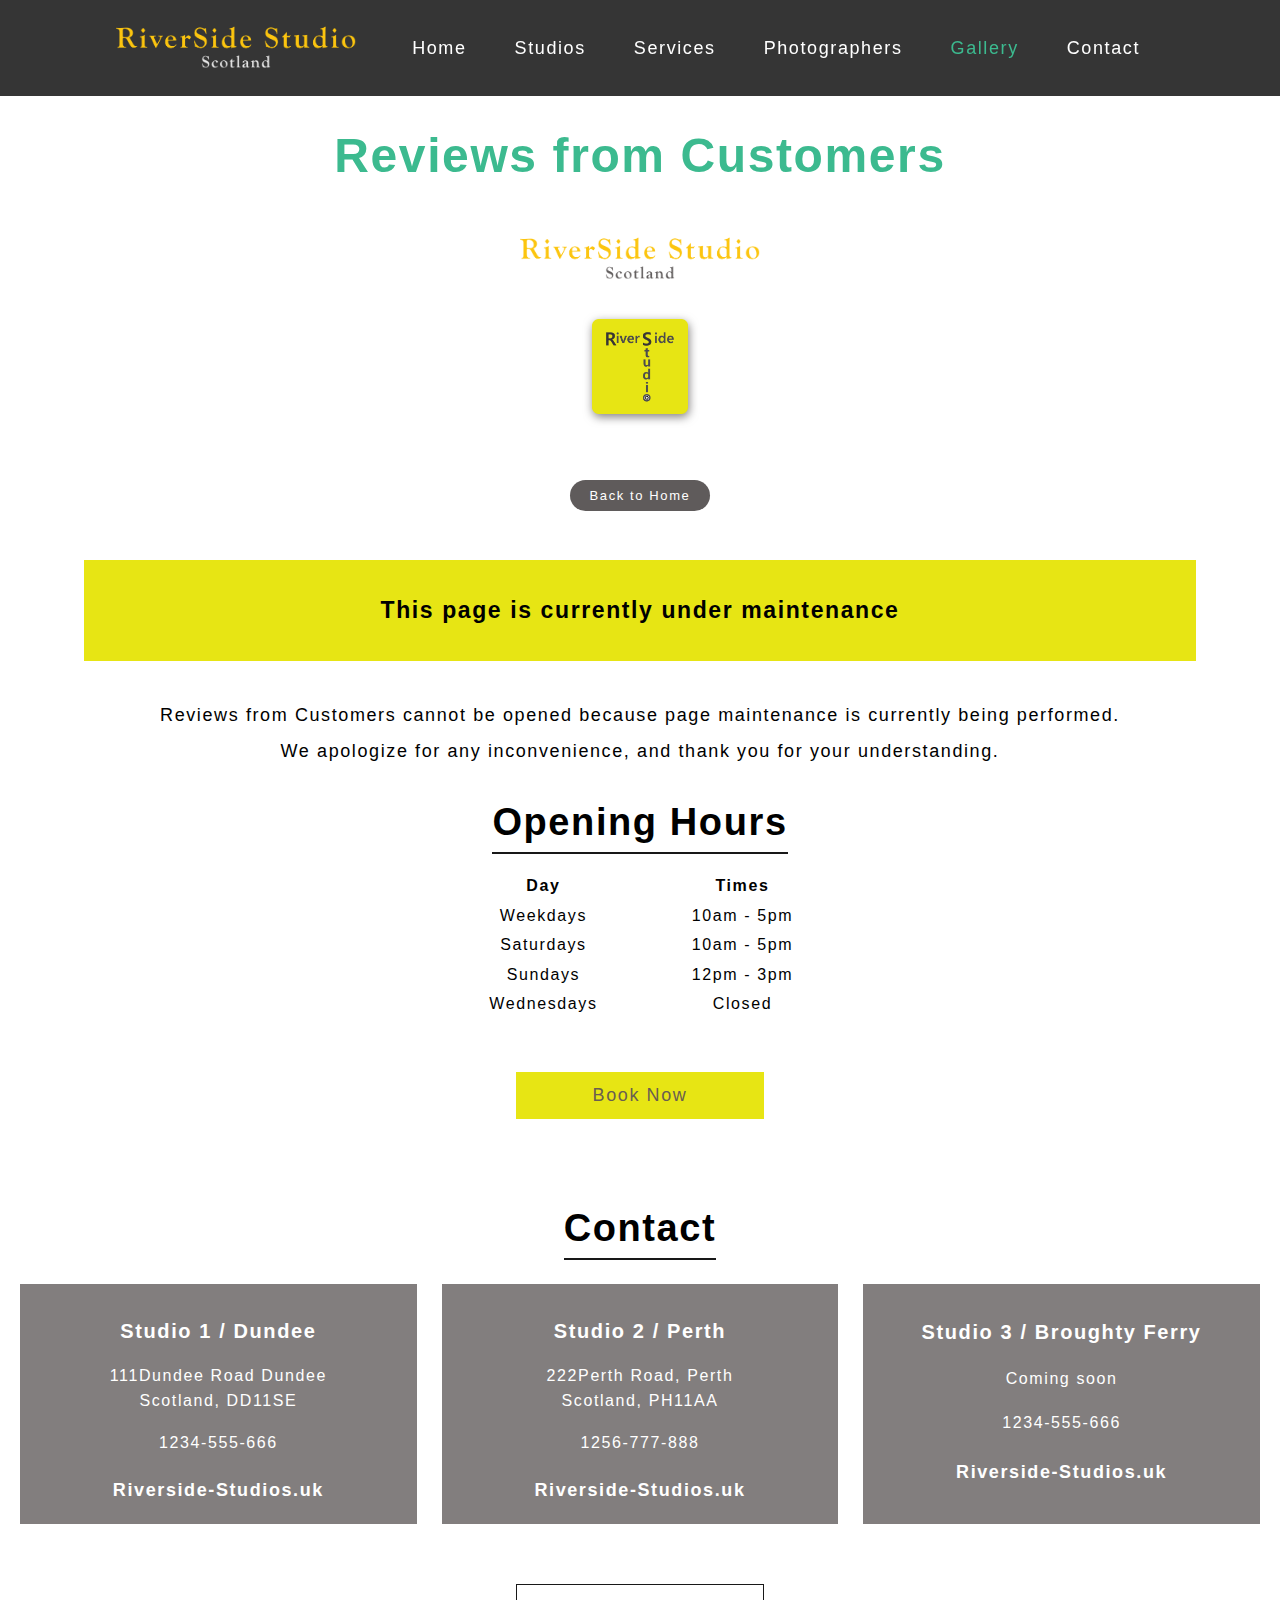
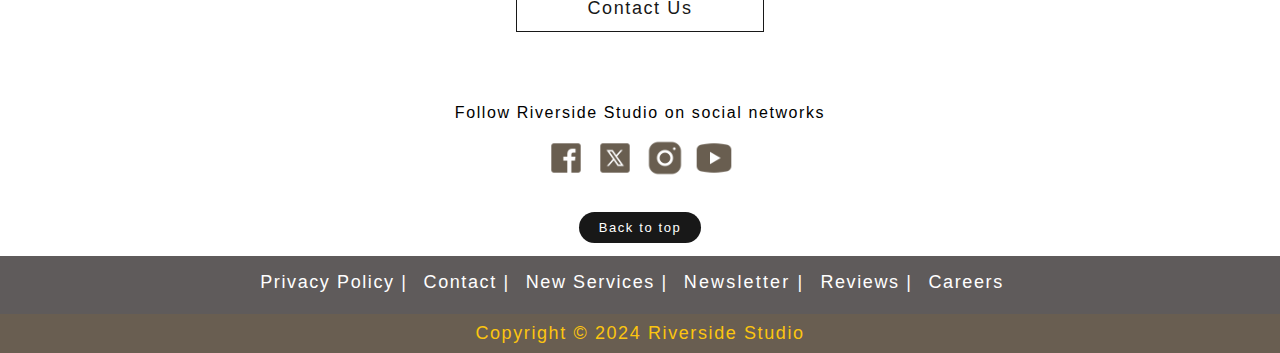
<file: pages/reviews.html>
<!DOCTYPE html>
<html lang="en">
<head>
  <meta charset="UTF-8">
  <meta name="viewport" content="width=device-width, initial-scale=1.0">
  <meta name="description" content="Welcome to RiverSide studio, We offer you a wide-ranging choice of professional photographers with experience in many different areas of photography to make your dreams and ideas a reality."/>

  <title>RS Studio - Reviews</title>

  <link rel="stylesheet" href="../css/style.css">
  <link rel="icon" href="../favicon/favicon.ico" id="favicon">
  <link rel="apple-touch-icon" href="favicon/apple-touch-icon.ico">

  <script src="../scripts/mobileNav.js" defer></script>
  <script src="../scripts/catNewsLetter.js" defer></script>
  <script src="../scripts/subscribeEmail.js" defer></script>
  
</head>

<body id="top">
  
  <header class="page-header">
    <section class="hero">      
      <div class="header-button">

        <div class="header-left"></div>

        <div class="header-middle">
          <a href="../index.html">
            <img src="../images/Logo_Typo.png" alt="Logo of Company" class="page-typo">
          </a>
        </div>

        <div class="header-right">
          <a href="javascript:;" class="mobile-btn" id="nav-btn">
            <img src="../images/menu_button.png" alt="mobile nav button">
          </a>

          <nav class="page-navigation" id="nav-list">
            <a href="javascript:;" class="close-btn" id="cls-btn-2">
              <img src="../images/button_close.png" alt="close button for mobile nav">
            </a>
            <ul class="navigation-list">
              <li><a href="../index.html">Home</a></li>
              <li><a href="studio.html">Studios</a></li>
              <li><a href="services.html">Services</a></li>
              <li><a href="photographers.html">Photographers</a></li>
              <li><a class="active" href="gallery.html">Gallery</a></li>
              <li><a href="contact.html">Contact</a></li>
            </ul>
          </nav>           
        </div>

      </div>
    </section>

  <!-- @media size 1366px Start ***************************************************-->
    <section class="desktop-header">          
      <div class="header-button">
        <div class="header-middle">
          <a href="../index.html">
            <img src="../images/Logo_Typo.png" alt="Logo of Company" class="page-typo">
          </a>
        </div>         
      
        <div class="desktop-menu">
          <nav class="desktop-navigation">
            <ul class="navigation-menu">
              <li><a href="../index.html">Home</a></li>
              <li><a href="studio.html">Studios</a></li>
              <li><a href="services.html">Services</a></li>
              <li><a href="photographers.html">Photographers</a></li>
              <li><a class="active" href="gallery.html">Gallery</a></li>
              <li><a href="contact.html">Contact</a></li>
            </ul>
          </nav>
        </div>
      </div>   

    </section>
  </header>  
<!-- @media size 1366px End *****************************************************-->  

  <main class="page-content">
    
    <section class="section-services">
      <div class="services-title">
        <h1>Reviews from Customers</h1>
      </div>
    </section>

    <section class="maintenance-box">
      <div class="maintenance-card">
        <div class="maintenance-inner">

          <div class="logo-typo">
            <a href="../index.html">
              <img src="../images/Logo_TypoDark.png" alt="Logo of Company">
            </a>
          </div>
          
          <div class="contact-logo">
            <a href="../index.html">
              <img src="../images/Logo_front.png" alt="Logo of Company" class="page-logo">
            </a>
          </div>

          <div class="back-home">
            <a href="../index.html">Back to Home</a>
          </div>

          <div class="maintenance-title">
            <p>
            This page is currently under maintenance</p>
          </div>
          <div class="maintenance-info">
            <p>
              Reviews from Customers cannot be opened because page maintenance is currently being performed.
              <br>
              We apologize for any inconvenience, and thank you for your understanding.
            </p>
          </div>
        </div>
      </div>
    </section>
      
    <section class="section-table">
      <div class="under-line">
       <h4>Opening Hours</h4>
      </div>

      <div class="hours-container">
        <table>
          <tr>
            <th>Day</th>
            <th>Times</th>
          </tr>

          <tr>
            <td>Weekdays</td>
            <td>10am - 5pm</td>
          </tr>

          <tr>
            <td>Saturdays</td>
            <td>10am - 5pm</td>
          </tr>

          <tr>
            <td>Sundays</td>
            <td>12pm - 3pm</td>
          </tr>

          <tr>
            <td>Wednesdays</td>
            <td>Closed</td>
          </tr>
        </table>

        <a href="../pages/contact.html#book" class="btn-primary-4">Book Now</a> 
      </div>
    </section>

    <section class="section-contact">
      <div class="under-line">
       <h4>Contact</h4>
      </div>
      <div class="contact-box">
        
        <div class="contact-card">
          <div class="contact-studio">
            <h2><a href="../pages/studio.html#studio1">Studio 1 / Dundee</a></h2>
              <p>111Dundee Road Dundee<br>Scotland, DD11SE</p>
              <p>1234-555-666</p>
              <a class="job-mail" href="mailto:Riverside-Studios.uk">Riverside-Studios.uk</a>
              
          </div> 
        </div>
        <div class="contact-card">
          <div class="contact-studio">
            <h2><a href="../pages/studio.html#studio2">Studio 2 / Perth</a></h2>
              <p>222Perth Road, Perth<br>Scotland, PH11AA</p>
              <p>1256-777-888</p>
              <a class="job-mail" href="mailto:Riverside-Studios.uk"> Riverside-Studios.uk</a>
              
          </div>
        </div>
        <div class="contact-card">
          <div class="contact-studio">
            <h2><a href="../pages/studio.html#studio3">Studio 3 / Broughty Ferry</a></h2>
            <p>Coming soon</p>
            <p>1234-555-666</p>
            <a class="job-mail" href="mailto:Riverside-Studios.uk"> Riverside-Studios.uk</a>
          </div>
        </div>
        
      </div>
        <a href="../pages/contact.html" class="btn-contact">Contact Us</a>
    </section>  
   
  </main>

  <footer class="page-footer">
    
    <h5>Follow Riverside Studio on social networks</h5>
    
    <div class="footer-container">

      <a href="https://en-gb.facebook.com/" target="_blank" class="icon-container">
        <img class="footer-image" src="../images/facebook.png" alt="Icon of Facebook">
      </a>

      <a href="https://twitter.com/?lang=en-gb" target="_blank" class="icon-container">
        <img class="footer-image" src="../images/twitter.png" alt="Icon of twitter">
      </a>

      <a href="https://www.instagram.com/" target="_blank" class="icon-container">
        <img class="footer-image" src="../images/instagram.png" alt="Icon of instagram">
      </a>

      <a href="https://www.youtube.com/" target="_blank" class="icon-container">
        <img class="footer-image" src="../images/youtube.png" alt="Icon of youtube">
      </a>
      
    </div>

    <div class="footer-back">
      <a href="#top">Back to top</a>
    </div>
    
    <div class="footer-colum">
      <div class="footer-links">
        <ul>
          <li><a href="../pages/privacy_policy.html">Privacy Policy |</a></li>
          <li><a href="../pages/contact.html">Contact |</a></li>
          <li><a href="../pages/services.html">New Services |</a></li>
          <li><button id="btn10">Newsletter |</button></li>
          <li><a href="../pages/reviews.html">Reviews |</a></li>
          <li><a href="../pages/photographers.html#job">Careers</a></li>
        </ul>  
      </div>
    </div>
    <!-- CTA popup Start********************************************-->
    <div id="mask10" class="hidden10"></div>
      <div id="modal10" class="hidden10">
        
        <h2 class="cta-text">
          Subscribe to our Newsletter now and you’ll get 20% off your first shoot at our studio.
        </h2>

        <p class="cta-text2">Please enter your email address here</p>

          <div class="vip-join">
            <input type="email" class="btn-popup" name="mail" placeholder="email@example.com" required>
            <button id="btn20" type="submit" class="btn-primary-4">Subscribe</button>
          </div>
        
        <p class="cta-text3">
          By signing up, you confirm you’ve read our privacy notice and are happy for us to send you marketing emails. You can unsubscribe at any time by sending us a message or alternatively clicking the unsubscribe link at the bottom of our newsletters.
        </p>
      </div>
    <!-- CTA popup End********************************************-->

    <div class="footer-end">
      <p>Copyright &copy; 2024 Riverside Studio</p>
    </div>
    
  </footer>
</body>
</html>
</file>
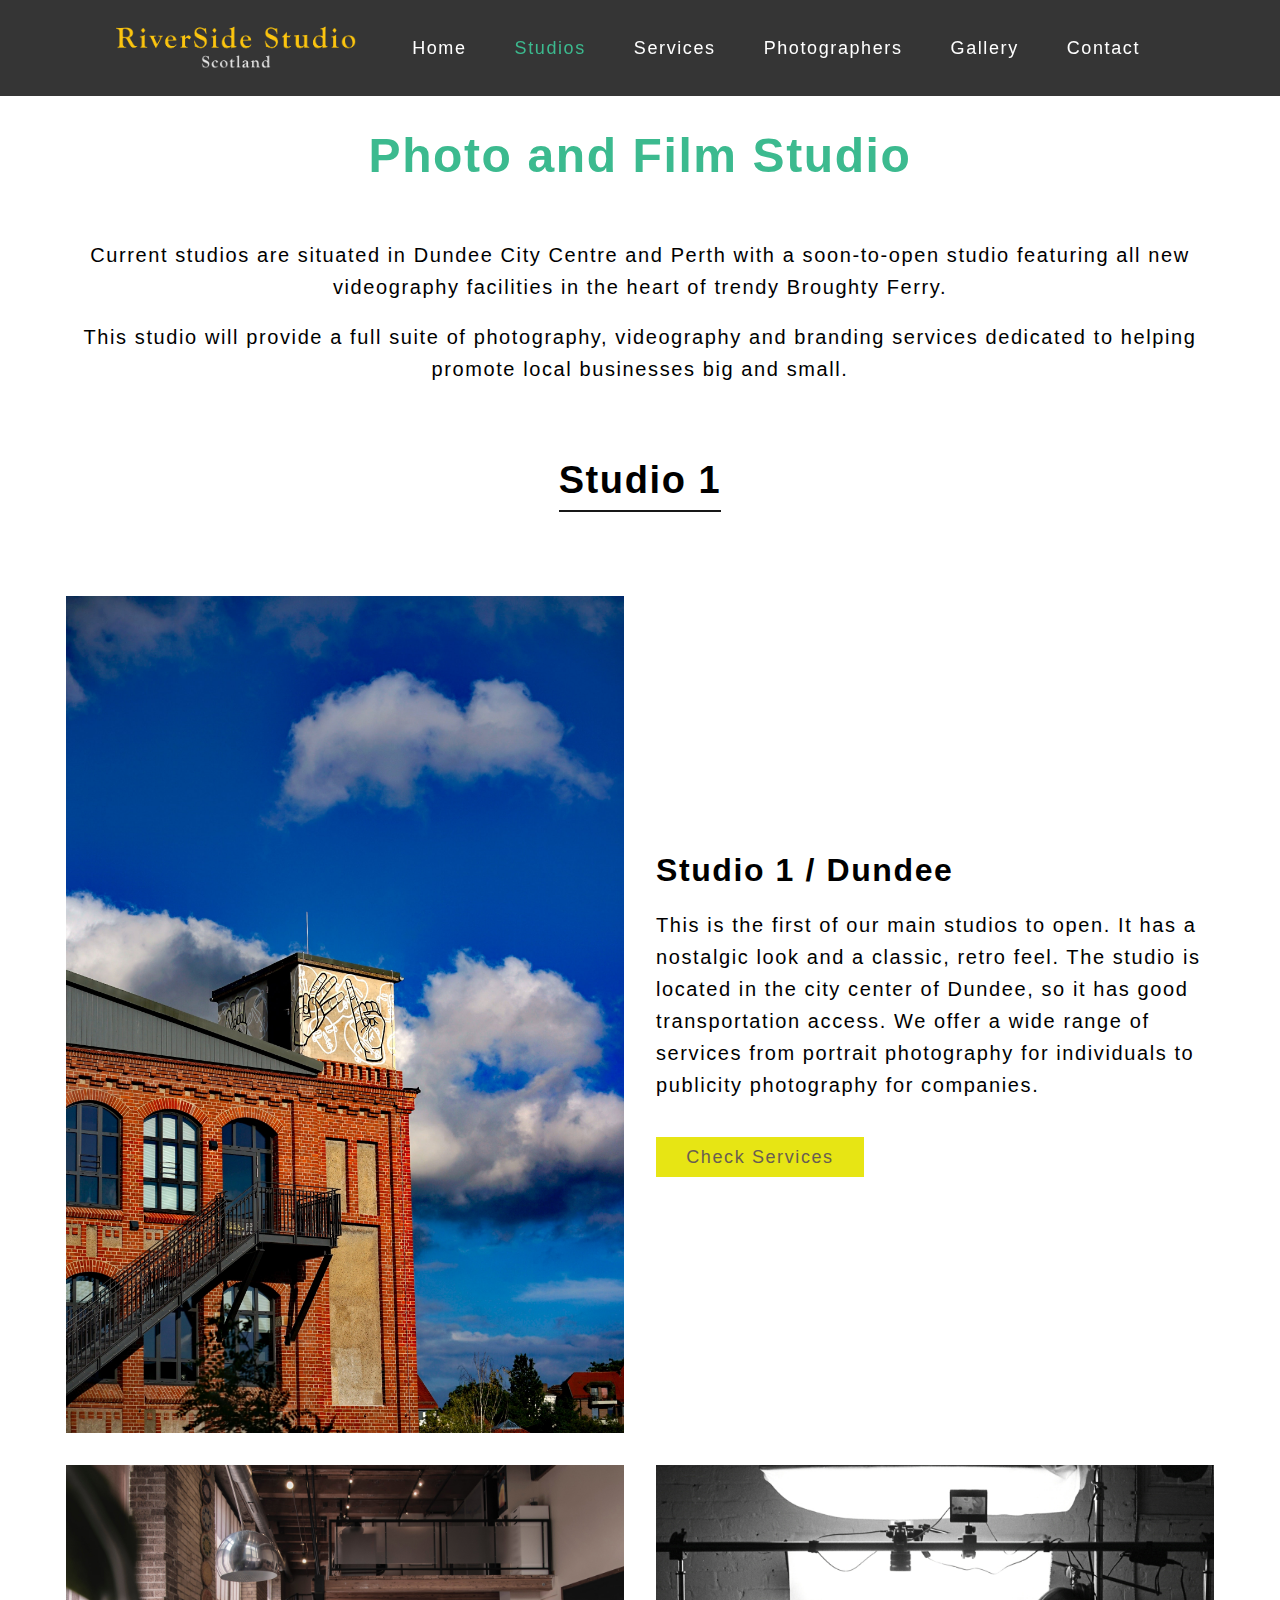
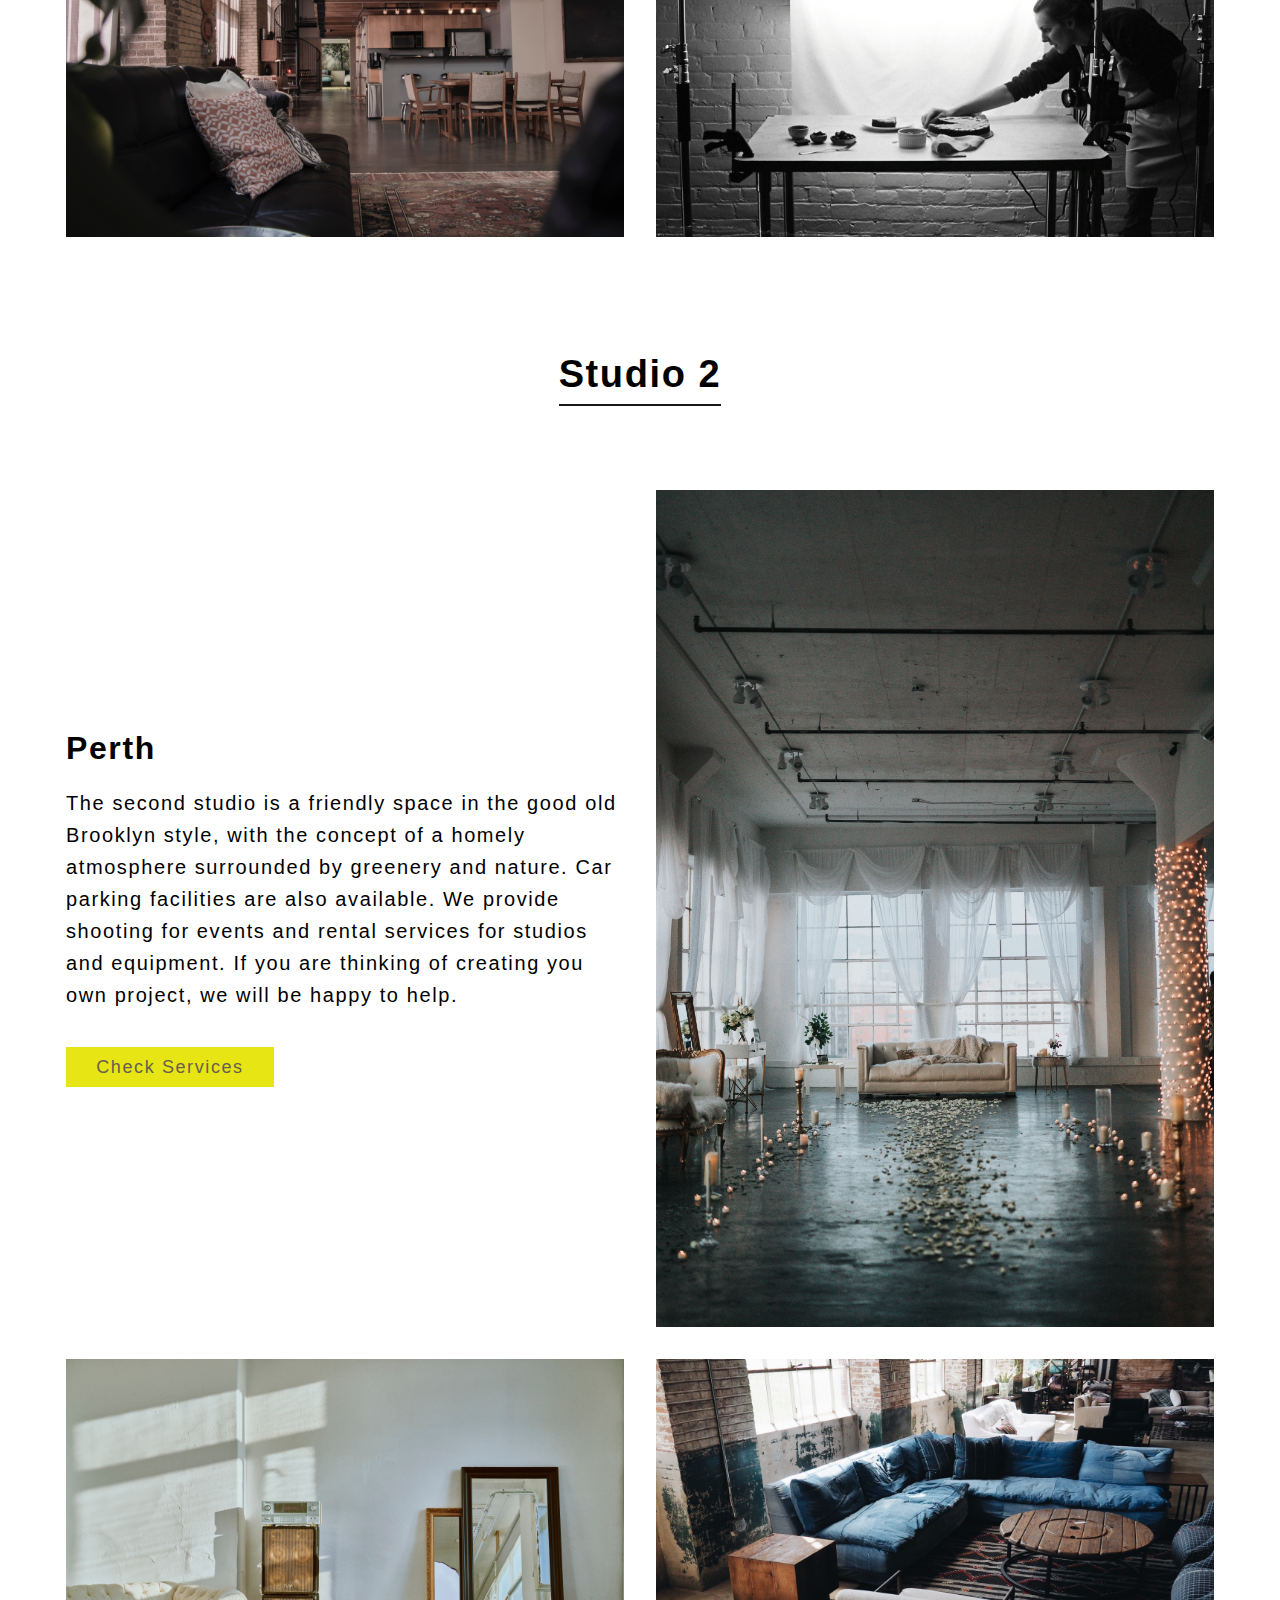
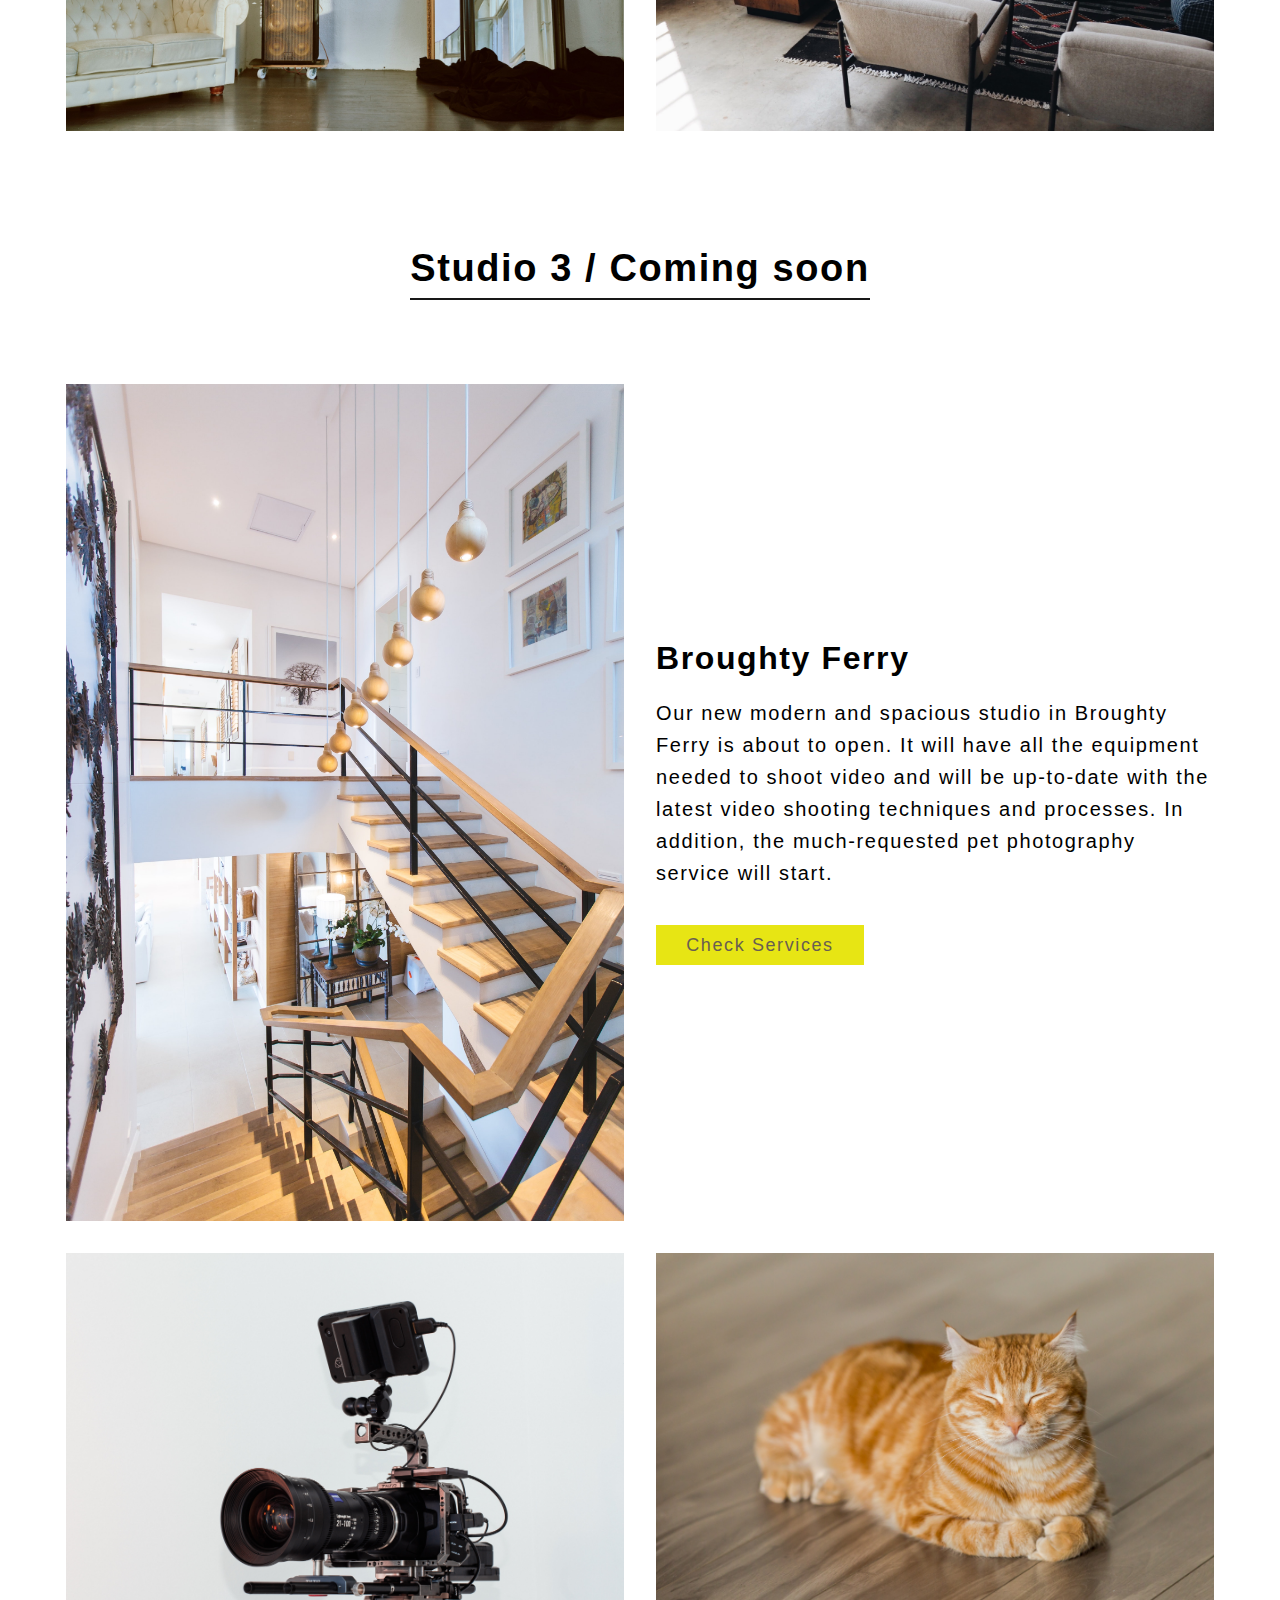
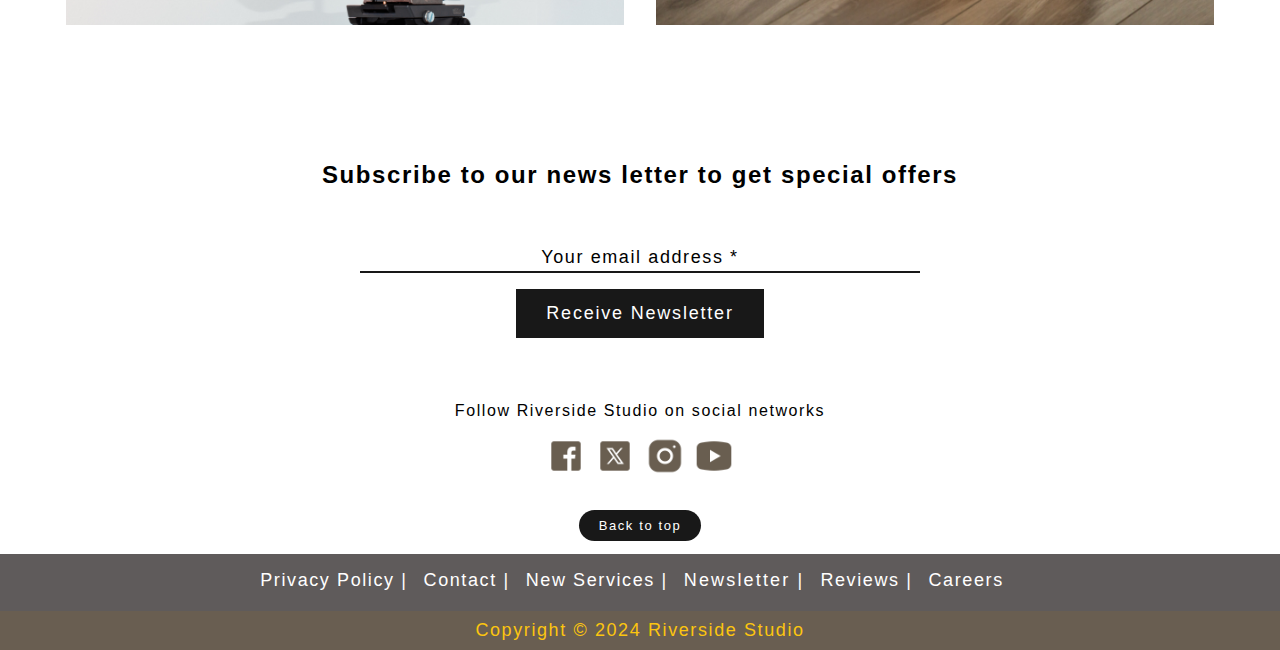
<file: pages/studio.html>
<!DOCTYPE html>
<html lang="en">
<head>
  <meta charset="UTF-8">
  <meta name="viewport" content="width=device-width, initial-scale=1.0">
  <meta name="description" content="Welcome to RiverSide studio, We offer you a wide-ranging choice of professional photographers with experience in many different areas of photography to make your dreams and ideas a reality."/>

  <title>RS Studio - Studios</title>

  <link rel="stylesheet" href="../css/style.css">
  <link rel="icon" href="../favicon/favicon.ico" id="favicon">
  <link rel="apple-touch-icon" href="../favicon/apple-touch-icon.ico">

  <script src="../scripts/mobileNav.js" defer></script>
  <script src="../scripts/catNewsLetter.js" defer></script>
  <script src="../scripts/subscribeEmail.js" defer></script>
  
</head>

<body id="top">
  
  <header class="page-header">
    <section class="hero">      
      <div class="header-button">

        <div class="header-left"></div>

        <div class="header-middle">
          <a href="../index.html">
            <img src="../images/Logo_Typo.png" alt="Logo of Company" class="page-typo">
          </a>
        </div>

        <div class="header-right">
          <a href="javascript:;" class="mobile-btn" id="nav-btn">
            <img src="../images/menu_button.png" alt="mobile nav button">
          </a>

          <nav class="page-navigation" id="nav-list">
            <a href="javascript:;" class="close-btn" id="cls-btn-2">
              <img src="../images/button_close.png" alt="close button for mobile nav">
            </a>
            <ul class="navigation-list">
              <li><a href="../index.html">Home</a></li>
              <li><a class="active" href="studio.html">Studios</a></li>
              <li><a href="services.html">Services</a></li>
              <li><a href="photographers.html">Photographers</a></li>
              <li><a href="gallery.html">Gallery</a></li>
              <li><a href="contact.html">Contact</a></li>
            </ul>
          </nav>           
        </div>

      </div>
    </section>  

  <!-- @media size 1366px Start ***************************************************-->
    <section class="desktop-header">          
      <div class="header-button">
        <div class="header-middle">
          <a href="../index.html">
            <img src="../images/Logo_Typo.png" alt="Logo of Company" class="page-typo">
          </a>
        </div>         
      
        <div class="desktop-menu">
          <nav class="desktop-navigation">
            <ul class="navigation-menu">
              <li><a href="../index.html">Home</a></li>
              <li><a class="active" href="studio.html">Studios</a></li>
              <li><a href="services.html">Services</a></li>
              <li><a href="photographers.html">Photographers</a></li>
              <li><a href="gallery.html">Gallery</a></li>
              <li><a href="contact.html">Contact</a></li>
            </ul>
          </nav>
        </div>
      </div>   

    </section>
  </header>  
  <!-- @media size 1366px End *****************************************************-->

  <main class="page-content">
    
    <section class="section-services">
      <div class="services-title">
        <h1>Photo and Film Studio</h1>
      </div>
      <div class="copywriting_services">
        <p>
          Current studios are situated in Dundee City Centre and Perth with a soon-to-open studio featuring all new videography facilities in the heart of trendy Broughty Ferry. 
        </p>
        <p>
          This studio will provide a full suite of photography, videography and branding services dedicated to helping promote local businesses big and small.
        </p>
      </div>
      
      <div class="studio-box">
        <a id="studio1" class="anchor"></a>
        <div class="under-line">
          <h4>Studio 1</h4>
        </div>
        
        <div class="studio-card"> <!-- Stuio-1 Card Start -->        
          
          <div class="card-top">
            <div class="studio-inner">
              <a class="service" href="studio.html">
                <img src="../images/studio01Dundee.jpg" alt="Image of the Dundee studio" class="service-image">
              </a>
            </div>
            <div class="studio-inner">
              <h2>Studio 1 / Dundee</h2>
              <p>
                This is the first of our main studios to open. It has a nostalgic look and a classic, retro feel. The studio is located in the city center of Dundee, so it has good transportation access. We offer a wide range of services from portrait photography for individuals to publicity photography for companies.
              </p>
              <a href="services.html" class="btn-primary">
                Check Services
              </a>
            </div>
          </div>

          <div class="card-bottom">
            <div class="studio-inner">
              <div class="studio-container">
                <img src="../images/studio02Dundee.jpg" alt="Image of the Dundee studio" class="image">
                <div class="overlay">
                  <div class="text">Studio 1 / Dundee</div>
                </div>
              </div>
            </div>
            <div class="studio-inner">
              <div class="studio-container">
                <img src="../images/studio03Dundee.jpg" alt="Image of the Dundee studio" class="image">
                <div class="overlay">
                  <div class="text">Studio 1 / Dundee</div>
                </div>
              </div>
            </div>
          </div>

        </div> <!-- Stuio-1 Card End -->
        
        <a id="studio2" class="anchor"></a>
        <div class="under-line">
          <h4>Studio 2</h4>
        </div>

        <div class="studio-card"> <!-- Stuio-2 Card Start --> 
          
          <div class="card-top">
            <div class="studio-inner">
              <h2>Perth</h2>
              <p>
                The second studio is a friendly space in the good old Brooklyn style, with the concept of a homely atmosphere surrounded by greenery and nature. Car parking facilities are also available. We provide shooting for events and rental services for studios and equipment. If you are thinking of creating you own project, we will be happy to help.
              </p>
              <a href="services.html" class="btn-primary">
                Check Services
              </a>
            </div>
            <div class="studio-inner">
              <a class="service" href="services.html">
                <img src="../images/studio04Perth.jpg" alt="Image of the Reception space" class="service-image">
              </a>
            </div>
          </div>
          
          <div class="card-bottom">
            <div class="studio-inner">
              <div class="studio-container">
                <img src="../images/studio05Perth.jpg" alt="Image of the Dundee studio" class="image">
                <div class="overlay">
                  <div class="text">Studio 2 / Perth</div>
                </div>
              </div>
            </div>
            <div class="studio-inner">
              <div class="studio-container">
                <img src="../images/studio06Perth.jpg" alt="Image of the Dundee studio" class="image">
                <div class="overlay">
                  <div class="text">Studio 2 / Perth</div>
                </div>
              </div>         
            </div>
          </div>
          
        </div> <!-- Stuio-2 Card End -->
        
        <a id="studio3" class="anchor"></a>
        <div class="under-line">
          <h4>Studio 3 / Coming soon</h4>
        </div>

        <div class="studio-card"> <!-- Stuio-3 Card Start --> 
          
          <div class="card-top">
            <div class="studio-inner">
              <a class="service" href="photographers.html">
                <img src="../images/studio09New.jpg" alt="Image of a photographer John" class="service-image">
              </a>
            </div>
            <div class="studio-inner">
              <h2>Broughty Ferry</h2>
              <p>
                Our new modern and spacious studio in Broughty Ferry is about to open. It will have all the equipment needed to shoot video and will be up-to-date with the latest video shooting techniques and processes. In addition, the much-requested pet photography service will start.
              </p>           
              <a href="services.html" class="btn-primary">
                Check Services
              </a>
            </div>
          </div>
 
          <div class="card-bottom">
            <div class="studio-inner">
              <div class="studio-container">
                <img src="../images/new05.jpg" alt="Image of video camera" class="image">
                <div class="overlay">
                  <div class="text">Video shooting plan will be available soon</div>
                </div>
              </div>
            </div>
            <div class="studio-inner">
              <div class="studio-container">
                <img src="../images/pet00.jpg" alt="Image of the pet photo" class="image">
                <div class="overlay">
                  <div class="text">Family pet photo will be available soon</div>
                </div>
              </div>
            </div>
          </div>
          
        </div><!-- Stuio Card End -->

      </div>
    </section>

    <section class="section-subscribe">
      <h2>Subscribe to our news letter to get special offers</h2>

      <div class="subscribe-email">
        <form action="#" method="post">
          <div class="subscribe">
            <label for="email">Your email address * </label>
            <input id="email" class="email" type="email"  name="email" autocomplete="email">         
          </div>
          
            <input class= "submit" type="submit" value="Receive Newsletter">
        </form>
      </div>
    </section>
   
  </main>

  <footer class="page-footer">
    
    <h5>Follow Riverside Studio on social networks</h5>
    
    <div class="footer-container">

      <a href="https://en-gb.facebook.com/" target="_blank" class="icon-container">
        <img class="footer-image" src="../images/facebook.png" alt="Icon of Facebook">
      </a>

      <a href="https://twitter.com/?lang=en-gb" target="_blank" class="icon-container">
        <img class="footer-image" src="../images/twitter.png" alt="Icon of twitter">
      </a>

      <a href="https://www.instagram.com/" target="_blank" class="icon-container">
        <img class="footer-image" src="../images/instagram.png" alt="Icon of instagram">
      </a>

      <a href="https://www.youtube.com/" target="_blank" class="icon-container">
        <img class="footer-image" src="../images/youtube.png" alt="Icon of youtube">
      </a>
      
    </div>

    <div class="footer-back">
      <a href="#top">Back to top</a>
    </div>
    
    <div class="footer-colum">
      <div class="footer-links">
        <ul>
          <li><a href="privacy_policy.html">Privacy Policy |</a></li>
          <li><a href="contact.html">Contact |</a></li>
          <li><a href="services.html">New Services |</a></li>
          <li><button id="btn4">Newsletter |</button></li>
          <li><a href="reviews.html">Reviews |</a></li>
          <li><a href="photographers.html#job">Careers</a></li>
        </ul>  
      </div>
    </div>
    <!-- CTA popup Start********************************************-->
    <div id="mask4" class="hidden4"></div>
      <div id="modal4" class="hidden4">
        
        <h2 class="cta-text">
          Subscribe to our Newsletter now and you’ll get 20% off your first shoot at our studio.
        </h2>

        <p class="cta-text2">Please enter your email address here</p>

          <div class="vip-join">
            <input type="email" class="btn-popup" name="mail" placeholder="email@example.com" required>
            <button id="btn14" type="submit" class="btn-primary-4">Subscribe</button>
          </div>
        
        <p class="cta-text3">
          By signing up, you confirm you’ve read our privacy notice and are happy for us to send you marketing emails. You can unsubscribe at any time by sending us a message or alternatively clicking the unsubscribe link at the bottom of our newsletters.
        </p>
      </div>
    <!-- CTA popup End********************************************-->

    <div class="footer-end">
      <p>Copyright &copy; 2024 Riverside Studio</p>
    </div>
    
  </footer>
</body>
</html>
</file>
<file: css/style.css>
* {
  margin: 0;
  padding: 0;
  box-sizing: border-box;
}

/* input[type=text]{ 
  -webkit-appearance: none;
  -moz-appearance: none;
  appearance: none; 
} */

html {
  scroll-behavior: smooth;
}

a.anchor {
  display: block;
  padding-top: 6rem;
  margin-top: -6rem;
}

@font-face {
	font-family: 'Goudy Old Style Bold';
	src: url(Goudy-Old-Style-Bold.ttf) format("truetype");
}

body {
  min-height: 100vh;
  font-family: 'Helvetica Neue', Helvetica, Arial, sans-serif;
  letter-spacing: 0.1em;
  -webkit-text-size-adjust: 100%;
}

/* MOBILE DEVICE -- Start -- ********************************** */

.desktop-header {
  display: none;
}

h1,h2,h3,h4,h5,h6 {
  font-family: 'Helvetica Neue', Helvetica, Arial, sans-serif;
}

h1 {
  font-size: 0.875rem; /*14px*/
  color: #ffffff;
  padding: 0 1.25rem 1rem 1.25rem;
}

h2 {
  font-size: 1.5rem; /*24px*/
  margin: 1.25rem 0;
}
h3 {
  font-size: 2.375rem; /*38px*/
  color: #ffffff;
  text-align: left;
  padding: 0 1.25rem 1rem 1.25rem;
}

h4 {  
  font-size: 1.75rem; /*28px*/
  display: inline-block;
  border-bottom: 2px solid #181818;
  padding-bottom: 0.5rem; /*8px*/
  margin: 1rem 0;
}

.under-line {
  text-align: center;
  margin: 0 1.25rem; /*2px*/
}

h5 {
  font-size: 0.813rem; /*13px*/
  text-align: center;
  font-weight: 200;
}

h6 {
  font-size: 1.125rem; /*18px */
  /* display: inline-block; */
  /* padding-bottom: 0.5rem; */
  /* border-bottom: 2px solid #181818; */
  /* margin: 1rem; */
}

p {
  font-size: 1rem;
  line-height: 1.6;
  font-family: 'Helvetica Neue', Helvetica, Arial, sans-serif;
}

/* HEADER */
.header-button {
  position: fixed;
  top: 0;
  right: 0;
  z-index: 100;
  padding: 0.5rem 1.25rem 0.3rem 1.25rem;
  background-color: #181818df;
  display: flex;
  justify-content: space-between;
  align-items: center;
  width: 100%;
}

.header-left {
  width: 1.25rem;
}

.header-middle img {
  width: 8.5rem;
}

.header-content {
  width: 100%;
  display: flex;
  flex-direction: column;
  align-items: center;
  justify-content: space-evenly;
  background-image: url("../images/studio_home.jpg"), linear-gradient(180deg, #1d5a4783 0%, #322d26aa 80%);
  background-blend-mode: overlay;
  background-position: center center;
  background-size: cover;
}
.mobile-btn,
.close-btn {
  text-decoration: none;
}

.mobile-btn img {
  width: 1.09rem;
  transition-duration: 0.5s;
}

.close-btn:hover img,
.mobile-btn:hover img{
  transform: scale(1.2);
  transition-duration: 0.5s;
}

.close-btn img {
  width: 1rem;
  position: absolute;
  top: 8%;
  left:90%;
  transform: translate(-50%,-50%);
}

form .subscribe {
  /* padding: 0 0 1rem 0; */
  position: relative;
  text-align: center;
}

form label,
form input {
  display: block;
  font-size: 1rem; /*16px*/
  width: 78%;
  margin: 0 auto;
}

form label {
  cursor: text;
  padding: 0 0.5px;
  transform-origin: left;
  transform: translateY(0);
  transition: all 0.25s;
  position: absolute;
  top: 0.625rem; /*10px*/
  background-color: transparent;
  right: 0;
  bottom: 0;
  left: 0;
  margin: auto;
}

form label.move {
  transform: translateY(-1.875rem) scale(1); /*30px*/
  font-size: 0.875rem; /*14px*/
}
.btn-popup:focus,
form .focus {
  outline: 0;
}

form .email {
  max-width: 35rem;
  height: 2.25rem; /*36px*/
  padding: 0 0.75rem; /*12px*/
  border: none;
  /* border-bottom: 2px solid #181818; */
  margin: auto;
  transition: all 0.25s;
}

form .submit-login {
  width: 78%;
  margin: 1rem auto;
  padding: 0.5rem 0;
  background-color: #181818;
  color: #ffffff;
  border: 1px solid #181818;
  font-size: 1.125rem; /*18px*/
}

.page-navigation img {
  text-align: right;
}

.page-navigation {
  background-color: #ffffffeb;
  position: fixed;
  z-index: 40;
  top: 2.8rem;
  right: 0;
  overflow-x: hidden;
  /* text-align: center; */
  width: 18.75rem; /*300px*/
  transition: all 0.2s;
  transform: translate(18.75rem); /*300px*/
  padding: 1.5rem;
}

.page-navigation li {
  margin: 0.5rem 0;
}

.page-navigation a {
  color: #181818;
  display: block;
  font-size: 1.2rem;
  padding: 0.5rem 0;
  text-align: left;
  text-decoration: none;
  white-space: nowrap;
}

.page-navigation a:hover {
  color: #3cba8f;
}

.page-navigation a.active {
  color: #3cba8f;
}

.logo-box {
  z-index: 10;
  margin: 0 auto;
  /* width: 9.375rem;
  margin: 4rem 0 2rem 0;
  display: flex;
  justify-content: center;
  align-items: center; */
}

.page-logo {
  width: 3.75rem; /*60px*/
  margin: 4rem 0 2rem 0;
  z-index: 20;
}

.navigation-list {
  list-style: none;
}

.footer-colum a:hover {
  color: #3cba8f;
}

.footer-colum li:hover {
  color: #3cba8f;
}

/*Java Script*************/
/* nav.show-pulldown, */
nav.show-navigation,
div.show-form {
  width: 70%;
  max-width: 30rem; /* 480px */
  transform: translate(0);
}
/*************************/

.hero-text {
  padding-bottom: 2rem;
}

.hero-text h1 {
  max-width: 30rem; /* 680px */
}

.hero-copywriting {
  font-size: 1rem;
  font-weight: 200;
  padding: 0 1.25rem 1rem 1.25rem;
  color: #ffffff;
  /* margin: 0 auto; */
  max-width: 1500px;
}

.hero-copywriting a {
  margin: 2rem auto;
  text-align: center;
}

.hero-content {
  text-align: center;
  padding: 1.25rem; /*20px*/
}

.copywriting {
  max-width: 1500px;
  margin: 0 auto;
}

.btn-text {
  font-size: 1.375rem; /*22px*/
  color: #ffffff;
  line-height: 1.3;
}

 
.hidden4, .hidden5, .hidden6, .hidden7, .hidden8, .hidden9, .hidden10,
.hidden {
  display: none;
}

p.cta-text {
  color: #695e51;
  font-size: 1.375rem; /*22px*/
  font-weight: 700;
  padding: 0 0 1rem;
  margin: 0;
}

p.cta-text2 {
  font-size: 1rem;
  color: #695e51;
  padding: 0;
  margin: 0;
}

p.cta-text3 {
  color: #695e51;
  font-size: 0.688rem; /*11px*/
  text-align: left;
  padding: 0;
  margin: 0;

}
#mask4, #mask5, #mask6, #mask7, #mask8, #mask9, #mask10,
#mask2,
#mask {
  background: #000000b3;
  position: fixed;
  top: 0;
  bottom: 0;
  right: 0;
  left: 0;
  z-index: 101;
}
#modal4, #modal5, #modal6, #modal7,#modal8, #modal9, #modal10,
#modal2,
#modal {
  background: #fff;
  width: 80%;
  max-width: 42rem;
  padding: 24px;
  border-radius: 4px;
  color: #695e51;
  position: fixed;
  top: 10%;
  left: 10%;
  right: 10%;
  text-align: center;
  margin: 0 auto;
  z-index: 102;
}

.btn-text-2 {
  font-weight: 500;
  color: #ffffff;
}

.copywriting_left h2 {
  text-align: start;
  padding-bottom: 1.25rem;
  line-height: 1.3;
  max-width: 1500px;
}

.copywriting_services {
  margin: 1.25rem;
}
.copywriting_services p {
  font-size: 1rem;
  font-weight: 200;
  max-width: 1500px;
  text-align: center;
  padding: 0 0 1.125rem 0;
}

.copywriting_right p {
  font-size: 1rem;
  font-weight: 200;
  text-align: start;
  padding: 0 0 1.125rem 0;
  color: #181818;
  max-width: 1500px;
  /* letter-spacing: 0.1em; */
}

.copywriting_right a {
  margin: 2rem auto;
  text-align: center;
}

.services-container {
  margin: 0 auto;
  display: flex;
  flex-flow: row wrap;
  padding: 1rem;
  max-width: 1500px;
}

.home-card,
.service-card {
  margin: 1rem 0;
}

#new-services {
  border: 2px solid #fcc50f;
}

.private-container {
  margin: 1rem auto;
  padding: 1.25rem;
  max-width: 1500px;
}

/* GOOGLE map */
.video-container,
.gmap-container {
  margin: 1rem auto;
  padding: 1.25rem;
  max-width: 47.5rem;
}

.content-video,
.google-map {
  position: relative;
  padding-bottom: 50%;
  width: 100%;
  height: 0;
  margin-bottom: 2rem;
}

.content-video iframe,
.google-map iframe {
  position: absolute;
  top: 0;
  left: 0;
  width: 100%;
  height: 100%;
  border: 0px;
}

.private-card {
  margin: 0 0 4rem 0;
}

.home-card p,
.private-card p,
.service-card p {
  color: #181818;
  background-color: #ffffff;
  margin: auto;
  font-size: 1rem; /*16px*/
}

.section-contact p {
  color: #181818;
  padding: 0 0 1.25rem 0;
}

.job-mail {
  font-size: 1.125rem; /*18px*/
  font-weight: bold;
  display: block;
  text-align: center;
  color: #181818;
  padding: 0.5rem;
  width: 15.625rem;
}

.job-mail:hover {
  background-color: #181818;
  color: #ffffff;
}

.btn-primary {
  background-color: #e7e514;
  color: #695e51;
  margin: 1.25rem 0;
  width: 10rem; /*200px*/

  font-size: 0.875rem; /*14px*/
  text-decoration: none;
  border: none;
  display: block;
  text-align: center;
  padding: 0.6rem;
}

.btn-primary-2 {
  background-color: #3cba8f;
  color: #ffffff;
  margin: 1rem 1.25rem 1rem 1.25rem;
  width: 10rem; /*128px */

  font-size: 0.875rem; /*14px*/
  text-decoration: none;
  border: none;
  display: block;
  text-align: center;
  padding: 0.6rem;
}

.btn-primary-3 {
  background-color: #181818;
  color: #ffffff;
  margin: 1.25rem 0;
  width: 13.5rem; /*216px*/
  font-family: 'Helvetica Neue', Helvetica, Arial, sans-serif;

  font-size: 0.875rem; /*14px*/
  text-decoration: none;
  border: none;
  display: block;
  text-align: center;
  padding: 0.6rem;
  letter-spacing: 0.1em;
}

.btn-primary-4 {
  background-color: #e7e514;
  color: #695e51;
  margin: 1.25rem auto;
  width: 11.5rem; /*200px*/

  font-size: 0.875rem; /*14px*/
  text-decoration: none;
  border: none;
  display: block;
  text-align: center;
  padding: 0.6rem;
}

.btn-popup,
.btn-contact {
  display: block;
  text-align: center;
  margin: 1.25rem auto;
  padding: 0.6rem;
  width: 12.5rem; /*200px*/
}
.btn-popup:hover {
  color: #181818;
}
.btn-primary-4:hover,
.btn-primary:hover,
.btn-contact:hover {
  background-color: #181818;
  color: #ffffff;
}

.btn-primary-2:hover {
  background-color: #e7e514;
  color: #695e51;
}

.btn-primary-3:hover {
  background-color: #e7e514;
  color: #695e51;
}

.btn-popup,
.btn-contact {
  background-color: white;
  color: #181818;
  font-size: 1rem; /*16px*/
  text-decoration: none;
  border: 1px solid #181818;
}

.service img,
.private img {
  width: 100%;
}

.map img {
  width: 100%;
}

section > p {
  margin: 1rem 0 2rem;
}

/* CLIENTS-LOGO & FOOTER-ICON */
.section-clients {
  padding-bottom: 4rem;
}
.client-container {
  display: flex;
  flex-wrap: wrap;
  justify-content: center;
  align-items: center;
  margin: 0 auto;
  background-color: #695e51;
  padding: 2rem 1.25rem;
  max-width: 1500px;
}

.client-image {
  width: 90%;
}

.logo-container {
  width: 9rem;
  height: 9rem;
  margin: 0.5rem;
  display: flex;
  justify-content: center;
  align-items: center;
  background-color: #ffffff;
}

.footer-container {
  display: flex;
  justify-content: center;
}

.footer-image {
  width: 2.5rem;
  height: 2.5rem;
  margin: 1rem 0.3rem;
}

/* TABLE - opening time - */
table {
  margin: 0 auto;
  width: 90%;
  max-width: 25rem; /*400px*/
  min-width: 19rem; /*304px*/
  border: none;
}

th {
  text-align: center;
  padding: 0.3rem;
}

td {
  text-align: center;
  padding: 0.3rem;
}

/*SUBSCRIBE form*/
.section-subscribe {
  margin-top: 0;
  padding: 1rem;
}

.section-subscribe h2 {
  font-size: 1.125rem;
  display: flex;
  justify-content: center;
  text-align: center;
}
.subscribe {
  margin-top: 2rem;
}

.subscribe-email {
  text-align: center;
  position: relative;
}

.subscribe input {
  text-align: center;
  border-bottom: 2px solid #181818;
}

form .submit {
  background-color: #181818;
  color: #ffffff;
  font-size: 1rem; /*16px*/
  width: 13.5rem; /*200px*/
  margin: 1rem auto;
  padding: 0.6rem;
  text-align: center;
  border: 1px solid #181818;
  letter-spacing: 0.1em;
}

form .submit:hover {
  background-color: #e7e514;
  color: #695e51;
  border: 1px solid #e7e514;
}

::placeholder {
  color: #d1d0cf;
}

/* for old Edge */
::-ms-input-placeholder {
  color: #d1d0cf;
}

/* for old IE */
:-ms-input-placeholder {
  color: #d1d0cf;
}

/* FOOTER */
.page-footer {
  margin-top: 2rem;
}

.footer-back {
  display: none !important;
}

.footer-colum {
  background-color: #5f5b5b;
  padding: 1rem;
}

.footer-links ul {
  display: flex;
  flex-wrap: wrap;
  justify-content: center;
}

.footer-links li {
  list-style: none;
  margin: 0 1rem 0.3rem 0;
}

.footer-links a {
  text-decoration: none;
  font-size: 0.813rem; /*13px*/
  color: #ffffff;
  font-weight: 200;
}

.footer-links button {
  padding: 0;
  border: none;
  outline: none;
  appearance: none;
  background: none;
  cursor: pointer;
  color: #ffffff;
  font-weight: 200;
  font-size: 0.813rem;
  font-family: 'Helvetica Neue', Helvetica, Arial, sans-serif;
  letter-spacing: 0.12em;
}

.footer-end {
  background-color: #695e51;
  text-align: center;
}

.footer-end p {
  font-size: 0.688rem; /*11px*/
  padding: 0.3rem;
  color: #fcc50f;
  font-weight: 200;
}

/* page STUDIO */
.services-title h1 {
  color: #3cba8f;
  font-size: 1.75rem; /*38px*/
  padding: 5rem 1.25rem 0 1.25rem;
  text-align: center;
  filter: drop-shadow(2px 2px 5px rgba(255, 255, 255, 0.773));
}

.studio p {
  font-size: 1.125rem;
  padding: 0.5rem 1rem 0;
  color: #3cba8f;
  margin-top: 3.1rem;
}

.studio-two img {
  width: 100%;
  margin: 1.5rem 0;
}

.image {
  display: block;
  width: 100%;
  height: auto;
  margin-bottom: 1rem;
}

.service-image {
  display: block;
  width: 100%;
  height: auto;
  padding-top: 0;
}

.studio-container {
 position: relative;
 width: 100%;
}

.overlay {
  position: absolute;
  top: 0;
  left: 0;
  width: 100%;
  height: 100%;
  background-color: rgba(28, 13, 57, 0.223);
}
.text-new {
  color: #fcc50f;
  font-size: 1.5rem;
  font-weight: 500;
  position: absolute;
  top: 50%;
  left: 50%;
  -webkit-transform: translate(-50%, -50%);
  -ms-transform: translate(-50%, -50%);
  transform: translate(-50%, -50%);
  text-align: center;
}
.text {
  color: #ffffff;
  font-size: 1.125rem;
  position: absolute;
  top: 50%;
  left: 50%;
  -webkit-transform: translate(-50%, -50%);
  -ms-transform: translate(-50%, -50%);
  transform: translate(-50%, -50%);
  text-align: center;
}

.studio-card {
  padding: 1.25rem;
}

/* page PHOTOGRAPHERS */
.requirement p{
  text-align: start;
  padding: 1rem 2rem 0;
}

.requirement p a {
  font-size: 1.125rem;
  font-weight: 700;
  text-decoration: none;
  color: #3cba8f;
}

.image-box {
  width: 100%;
  max-width: 47.5rem;
  margin: 0 auto;
  padding-bottom: 1rem;
}

/* page GALLERY */

.gallery-container {
  display: flex;
  flex-wrap: wrap;
  justify-content: space-evenly;
  margin: 0 0.5rem 5rem;
}

.gallery-card-bottom,
.gallery-card-top {
  width: 45%;
  margin-bottom: 1rem;
  margin: 0.5rem;
  overflow: hidden;
}

.gallery-card-bottom img,
.gallery-card-top img {
  transition: 1s all;
}

.gallery-card-bottom img:hover,
.gallery-card-top img:hover {
  transform: scale(1.4, 1.4);
  transition: 1s all;
  display: flex;
  justify-content: center;
}

.gallery-image {
  width: 100%;
}

.gallery-inner {
  position: relative;
}

.gallery-inner a {
  position: absolute;
  color: white;
  bottom: 5%;
  left: 0;
  padding: 0.3rem 1rem;
  background-color: #1818189f;
  font-size: 0.875rem;
  text-decoration: none;
}

.gallery-inner a:hover {
  background-color: #181818;
}

/* page CONTACT*/
.contact-all {
  background-image: url("../images/contact01.jpg"), linear-gradient(rgba(0, 0, 0, 0.3), rgba(0, 0, 0, 0.3));
  background-blend-mode: overlay;
  background-position: center center;
  background-size: cover;
}

.bg {
  background-color: #e7e4145d;
  margin: 0 auto;
}

.section-contact {
  padding: 1.25rem;
}

.contact-logo img {
  margin: 0 0 1.25rem 0;
  filter:drop-shadow(1px 3px 5px #5f5b5bc5);
}

.contact-logo {
  text-align: center;
}

.table-container {
  background-color: #5f5b5bc8;
  width: 90%;
  max-width: 25rem;
  min-width: 19rem;
  margin: 0 auto;
  padding: 1rem 0;
}

.table-container th, 
.table-container td {
  color: #ffffff;
}

.section-table {
  padding-bottom: 2rem;
}

.section-table p {
  text-align: center;
  padding: 0.6rem;
}

.contact-all label {
  min-width: 19rem;
  max-width: 25rem;
  position: relative;
  margin: 1.4rem auto;
  padding-left: 0.8rem;
  cursor: text;
  transform-origin: left;
  transform: translateY(0);
  transition: all 0.25s;
  top: 0.625rem;
  background-color: transparent;
  right: 0;
  bottom: 0;
  left: 0;
}

.contact-all input {
  min-width: 19rem;
  max-width: 25rem;
  margin-top: -2.4rem;
}

.submit-login:hover {
  background-color: #e7e514;
  color: #695e51;
  border: 1px solid #e7e514;
}

.visit-title {
  text-align: center;
  margin: 0 1.25rem;
}

.visit-title h2 {
  margin-top: 0;
}

.visit-box {
  padding: 1rem 0 2rem 0;
}

form input[type="date"] {
  min-width: 19rem;
  max-width: 25rem;
  margin: 0.5rem auto 0;
  cursor: text;
}

/* input[type="date"]::-webkit-inner-spin-button{
  -webkit-appearance: none;
}
input[type="date"]::-webkit-clear-button{
  -webkit-appearance: none;
} */

.contact-container 

.page-contact-data {
  width: 100%;
}
.page-contact-data label,
.page-contact-data p{
  height: 2.25rem;
  margin: 0 auto;
  padding: 0.5rem 0.8rem;
  background-color: #ffffff
}

form label[for="message"],
form label[for="service"],
form label[for="date"] {
  min-width: 19rem;
  max-width: 25rem;
  height: 2.25rem;
  text-align: left;
  margin: 0.8rem auto;
  padding: 0.5rem 0.8rem;
  background-color: #ffffff;
}

form label[for="send"] {
  margin-top: 3rem;
}

.contact-select {
  display: flex;
  justify-content: center;
  align-items: center;
  position: relative;
  min-width: 19rem;
}

textarea {
  padding: 0.75rem;
  border: none;
  margin: auto;
  transition: all 0.25s;
  height: 100px;
  min-width: 19rem;
  width: 78%;
  max-width: 25rem;
  display: flex;
  justify-content: center;
  position: relative;
}

form select[name="service"] {
  border: none;
  font-size: 1rem;
  background-color: #3cba8f;
  color: #ffffff;
  height: 3rem;
  padding: 0.8rem;
  min-width: 19rem;
  max-width: 25rem;
  width: 78%;
  -webkit-appearance: none;
  -moz-appearance: none;
  appearance: none;
}

form select::after {
  position: absolute;
  content: "";
  width: 0.5rem;
  height: 0.5rem;
  right: 0.625rem;
  top: 50%;
  transform: translateY(-50%) rotate(45deg);
  border-bottom: 2px solid #fff;
  border-right: 2px solid #fff;
  z-index: -1;
}

form select::-ms-expand {
  display: none;
}

hr {
  display: none;
}

.page-contact-data {
  margin-bottom: 1rem;
  padding-top: 1rem;
}

.contact-box {
  margin: 2rem 0 0 0;
}

.contact-card {
  margin-bottom: 2rem;
}

.contact-studio {
  display: flex;
  flex-direction: column;
  justify-content: space-around;
  align-items: center;
  width: 100%;
  height: 15rem;
  padding: 1rem 1rem 2rem 1rem;
  color: #ffffff;
  background-color: #5f5b5bc8;
  text-align: center;
  margin: 0.5rem 0 0.5rem;
}

.contact-studio h2 {
  font-size: 1.25rem;
}

.contact-studio p {
  color: #ffffff;
  padding: 0 0 1rem 0;
}

.contact-studio a {
  color: #ffffff;
  text-decoration: none;
}

.contact-studio a:hover {
  color: #fcc50f;
}

.contact-container {
  padding-bottom: 1.5rem;
}

/* Page MAINTENANCE */
.logo-typo {
  z-index: 10;
  margin: 2rem auto;  
}

.logo-typo img{
  width: 15rem; /*60px*/
  z-index: 20;
}

.maintenance-card {
  width: 100%;
  max-width: 1500px;
  text-align: center;
  margin: 0 auto;
}

.maintenance-inner {
  display: flex;
  flex-direction: column;
}

.back-home {
  display: block;
  text-align: center;
  margin: 1.25rem;
  margin: 1.25rem 1.25rem 2.3rem 1.25rem;
}

.back-home a {
  text-decoration: none;
  color: #ffffff;
  font-size: 0.813rem;
  background-color: #5f5b5b;
  padding: 0.5rem 1.25rem;
  border-radius: 1rem;
}

.back-home a:hover {
  color: #695e51;
  background-color: #e7e514;
}

.maintenance-title p {
  font-size: 1.438rem;
  font-weight: bold;
  margin: 1.25rem;
  background-color: #e7e514;
}

.maintenance-info p {
  font-size: 1.125rem;
  margin: 1rem 2rem;
  line-height: 2;
  text-align: center;
}

/* page PRIVACY POLICY */
.section-privacy {
  margin: 0 1.25rem;
}
.privacy-title h2 {
  text-align: left;
}
.privacy-policy p {
  width: 100%;
  margin: 1.25rem 0;
}

.privacy-policy ul {
  padding-left: 2rem;
}

.privacy-policy li {
  padding-bottom: 2rem;
  line-height: 1.6;
}


/*----------------------------------------------------------------------*/
/* @media only screen and (min-width: 375px) and (min-width: 768px) { */
  @media only screen and (min-width: 768px) {
  
  .header-button {
    padding: 1.25rem 4rem;
  }

  .header-content {
    padding: 3rem 3rem 2rem 3rem;
    align-items: start;
    height: 80vh;
  }

  .page-navigation {
    top: 6rem;
  }

  .page-logo {
    width: 6rem;
    margin: 6rem 0 3rem 0;
  }

  .header-middle img {
    width: 15rem;
  }

  .hero-text h1 {
    font-size: 1rem;
  }

  .hero-copywriting,
  h3 {
    max-width: 42.5rem; /*680px */
  }

  .hero-copywriting {
    font-size: 1.25rem;
    max-width: 42.5rem; /*680px */
  }

  form label,
  form input,
  .home-card,
  .private-card p,
  .service-card p,
  .copywriting_right p {
    font-size: 1.125rem; /*18px */
  }

  .hero-content {
    padding: 1.25rem 4.25rem;
  }

  .btn-primary,
  .btn-primary-2 {
    font-size: 1.125rem;
    width: 13rem;
  }

  form .submit,
  .btn-popup,
  .btn-contact,
  .btn-primary-3,
  .btn-primary-4 {
    font-size: 1.125rem;
    width: 15.5rem; /*216px*/
    padding: 0.8rem;
  }

  p.cta-text3 {
    font-size: 0.813rem; /*13px*/
  }

  /* .login-form {
    margin: 0.85rem auto;
  } */

  form label.move {
    transform: translateY(-32px) scale(1);
    font-size: 1rem; /*16px*/
  }

  .subscribe {
    margin-top: 3rem;
  }

  form input[type="email"],
  form input[type="password"] {
    height: 2.25rem; /*45px*/
  }

  .private-container,
  .services-container {
    display: flex;
    flex-wrap: wrap;
    justify-content: flex-start;
  }

  .home-card,
  .private-card,
  .service-card {
    width: 45%;
    margin: 1rem auto;
  }

  .private-card p {
    height: 12rem;
  }

  .client-container {
    padding: 2rem;
  }

  .map img {
    padding: 2rem 0 0 0;
  }

  table {
    padding-bottom: 2rem;
  }

  .contact-box {
    display: flex;
    justify-content: space-between;
    max-width: 1500px;
    /* max-width: 2000px; */
    margin: 0 auto;
  }
  .contact-card {
    width: 32%;
  }

  .footer-container img {
    transition:1s all;
  }

  .footer-container img:hover {
    transform:scale(1.2,1.2);
    transition:1s all;
  }

  .footer-back {
    display: none !important;
  }

  /* page STUDIO */
  .services-title h1 {
    padding: 8rem 0 1rem;
  }

  .copywriting_services {
    padding: 1.25rem 3.25rem;
    display: flex;
    flex-direction: column;
    align-items: center;
  }

  .copywriting_services p {
    font-size: 1.125rem; /* 18px */
  }

  .studio-box {
    max-width: 1500px;
    margin: 0 auto;
  }

   .studio-card p {
    font-size: 1.25rem;
    padding-bottom: 1rem;
  }

  .card-top {
    display: flex;
    justify-content: center;
  }

  .card-bottom {
    display: flex;
    justify-content: center;
  } 

  .studio-inner {
    display: flex;
    width: 45%;
    margin: 1rem;
    flex-direction: column;
    justify-content: center;
  }

  .image {
    margin-bottom: 0;
  }

  /* page GALLERY */
  .gallery-inner a {
    font-size: 1rem;
  }

  /* page CONTACT */
  form select[name="service"] {
    max-width: 25rem;
  }

  textarea {
    max-width: 25rem;
  }

  .visit-box {
    display: flex;
    justify-content: center;
    padding-top: 2rem;
  }

  .contact-all form {
    display: flex;
    justify-content: center;
  }

  hr {
    display: block;
    border-top: 1px dashed #bbb;
    border-bottom: 1px dashed #fff;
    margin: 0 1.5rem;
  }
  
  /* page MAINTENANCE */
  .maintenance-title p {
    padding: 2rem;
  }

  .maintenance-inner {
    margin: 0 4rem;
  }

  
  /* form select[name="service"],
  .page-contact-data p {
    width: 19rem;
  } */

  /* page PRIVACY POLICY */
  .privacy-left {
    padding: 0 5rem;
  }

}

/* ------------------------------------------------------------------------ */
@media only screen and (min-width: 1280px/*1365px*/) {
  
  .hero {
    display: none;
  }

  .desktop-header {
    display: block;
  }

  a.anchor {
    padding-top: 7rem;
    margin-top: -7rem;
  }

  h2 {
    font-size: 1,75rem;
  }
  
  h3 {
    font-size: 4rem;
    max-width: 65rem;
  }

  h4 {
    font-size: 2.375rem;
  }

  h5 {
    font-size: 1rem;
  }
  
  /* page HOME */
  .page-header {
    margin: 0 auto;
  }

  .header-button {
    padding: 1.25rem 7.25rem;
  }

  .private-card p {
    height: 9rem;
  }

  .footer-links button,
  .footer-links a,
  .footer-end p {
    font-size: 1.125rem;
  }
 
  .desktop-menu {
    display: block;
  }

  .navigation-menu a,
  .list-right a {
    color: #ffffff;
    text-decoration: none;
    font-size: 1.125rem;
  }

  .navigation-menu a:link {
    color: #ffffff;
  }

  .navigation-menu a.active {
    color: #3cba8f;
  }

  .list-right a:hover,
  .navigation-menu a:hover {
    color: #fcc50f;
  }

  .navigation-menu {
    display: flex;
    justify-content: center;
    list-style: none;
    text-decoration: none;
  }

  .navigation-menu li {
    margin: 1rem 1.5rem;
  }

  .hero-text h1 {
    font-size: 1.375rem;
    max-width: initial;
  }

  .header-content {
    padding: 3rem 6rem 2rem 6rem;
  }

  .hero-copywriting {
    font-size: 1.375rem;
  }

  .copywriting_right p {
    font-size: 1.375rem;
  }
  
  .section-subscribe h2 {
    font-size: 1.5rem;
  }
  
  .studio-inner h2,
  .private-inner h2,
  .card-inner h2,
  .copywriting_left h2 {
    font-size: 2rem;
  }
  
  .services-title h1 {
    font-size: 3rem;
  }
  
  .home-card,
  .service-card {
      width: 30%;
      margin: 2rem auto;
  }

  .home-card p {
    height: 6rem;
  }

  .service-card p {
    height: 19rem;
  }
  .studio-card {
    margin-top: 2rem;
    margin-bottom: 4rem;
  }

  .footer-back {
    display: block !important;
    text-align: center;
    margin: 1.25rem;
  }

  .footer-back a {
    text-decoration: none;
    color: #ffffff;
    font-size: 0.813rem;
    background-color: #181818;
    padding: 0.5rem 1.25rem;
    border-radius: 1rem;
  }

  .footer-back a:hover {
    color: #ffffff;
    background-color: #5f5b5b;
  }

  .text {
    font-size: 1.375rem;
  }

  /* page STUDIO */
  .copywriting_services p {
    font-size: 1.25rem;
  }

  /* page PHOTOGRAPHERS */
  .requirement p a {
    font-size: 1.375rem;
  }

  /* page GALLERY */
  .studio {
    display: inline-block;
  }

  .gallery-card-top,
  .gallery-card-bottom {
    width: 23%;
  }

  .gallery-new,
  .gallery-wedding,
  .gallery-event,
  .gallery-family,
  .gallery-anniversary,
  .gallery-portrait,
  .gallery-rental {
    width: 100%;
    max-width: 1500px;
    margin: auto;
  }

  /* page CONTACT */
  .contact-all {
    margin-top: 0;
  }

  .bg {
    width: 100%;
  }

  .contact-logo img {
    margin-bottom: 3rem;
  }

  

  /* OVERLAY on the images */
  .overlay {
    opacity: 0;
    transition: 0.5s ease;
  }

  .studio-container .overlay {
    opacity: 0;
  }

  .studio-container:hover .overlay {
    opacity: 1;
  }

  .client-container {
    margin: 2rem auto;
  }

  form input[type="email"],
  form input[type="password"] {
    width: 50%;
  }

  form .submit-login {
    width: 50%;
  }
  
}
</file>
